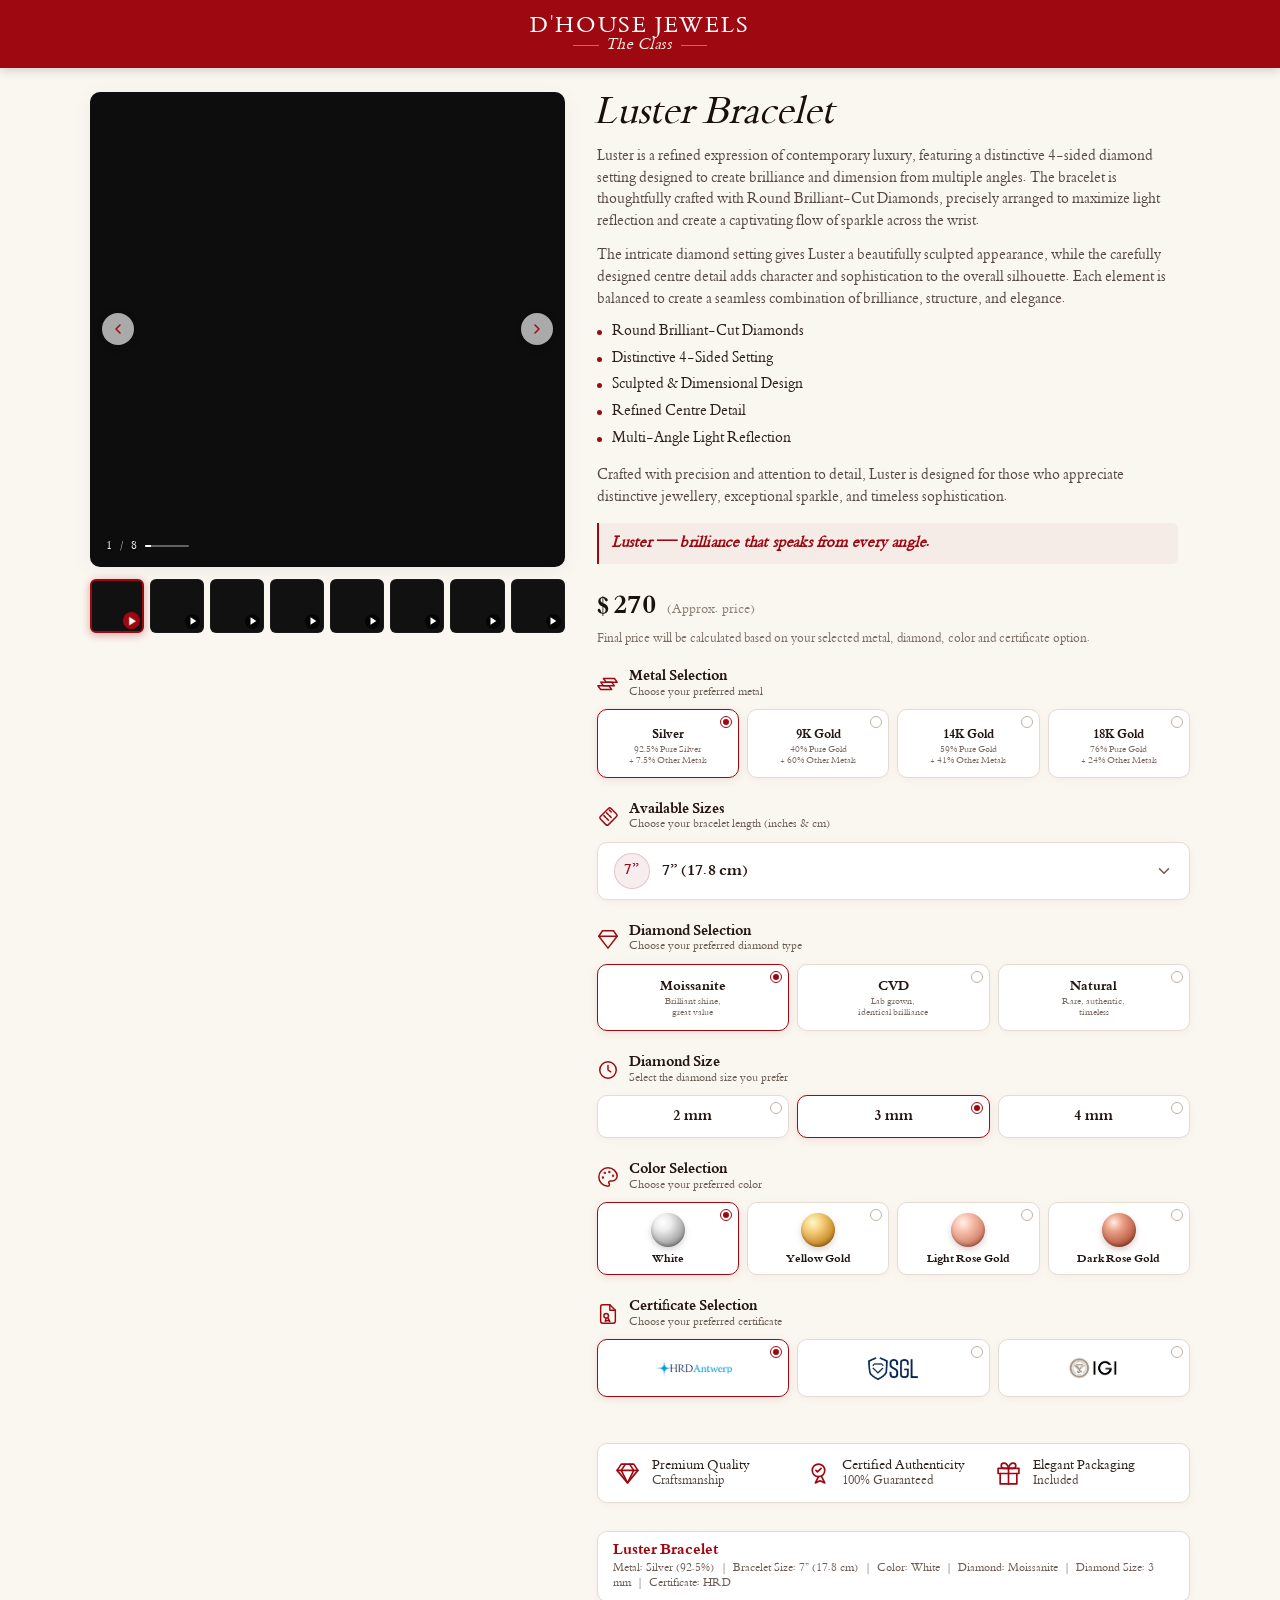
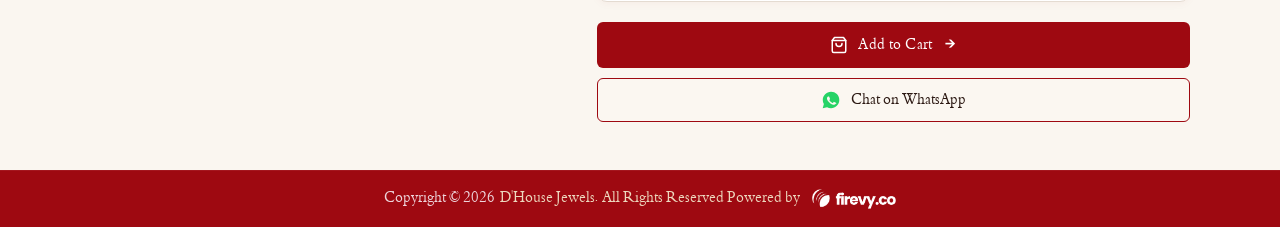
<file: index.html>
<!DOCTYPE html>
<html lang="en">

<head>
  <meta charset="UTF-8">
  <meta name="viewport" content="width=device-width, initial-scale=1.0">
  <title>D'House Jewels - Luster Bracelet</title>
  <meta name="description"
    content="Luster is a refined expression of contemporary luxury, featuring a distinctive 4-sided diamond setting designed to create brilliance and dimension from multiple angles.">

  <!-- Google Fonts -->
  <link rel="preconnect" href="https://fonts.googleapis.com">
  <link rel="preconnect" href="https://fonts.gstatic.com" crossorigin>
  <link
    href="https://fonts.googleapis.com/css2?family=Alex+Brush&family=Cinzel:wght@400;500;600;700&family=Cormorant+Garamond:ital,wght@0,400;0,500;0,600;0,700;1,400;1,500;1,600;1,700&family=Montserrat:wght@300;400;500;600;700&family=Outfit:wght@300;400;500;600;700&display=swap"
    rel="stylesheet">

  <!-- Stylesheet -->
  <link rel="stylesheet" href="style.css">
</head>

<body>

  <!-- Top Navigation Header -->
  <header class="site-header">
    <div class="header-container">
      <!-- Brand Logo -->
      <a href="#" class="brand-logo-wrap">
        <div class="brand-text-wrap">
          <span class="brand-title">D'HOUSE JEWELS</span>
          <div class="brand-sub">
            <span class="sub-line"></span>
            <span class="sub-text">The Class</span>
            <span class="sub-line"></span>
          </div>
        </div>
      </a>
    </div>
  </header>

  <!-- Main Product Showcase -->
  <main class="product-page">
    <div class="product-container">

      <!-- LEFT COLUMN: Gallery & Value Badges -->
      <section class="gallery-column">
        <!-- Main Video Display Container -->
        <div class="main-slider-card">
          <video id="mainDisplayVideo" class="main-product-video" src="https://palakbhalodiya005.github.io/d-house-video/M1.mp4" autoplay muted loop playsinline preload="auto"></video>

          <!-- Navigation Arrow Left -->
          <button class="slider-arrow arrow-left" id="prevSlideBtn" aria-label="Previous video">
            <svg viewBox="0 0 24 24" width="16" height="16" stroke="currentColor" stroke-width="2.2" fill="none"
              stroke-linecap="round" stroke-linejoin="round">
              <polyline points="15 18 9 12 15 6"></polyline>
            </svg>
          </button>

          <!-- Navigation Arrow Right -->
          <button class="slider-arrow arrow-right" id="nextSlideBtn" aria-label="Next video">
            <svg viewBox="0 0 24 24" width="16" height="16" stroke="currentColor" stroke-width="2.2" fill="none"
              stroke-linecap="round" stroke-linejoin="round">
              <polyline points="9 18 15 12 9 6"></polyline>
            </svg>
          </button>

          <!-- Slide Counter Badge -->
          <div class="slide-indicator">
            <span id="currentSlideNum">1</span>/<span id="totalSlidesNum">8</span>
            <div class="indicator-bar">
              <div class="indicator-fill" id="indicatorFill"></div>
            </div>
          </div>
        </div>

        <!-- Thumbnails Row (M1 to M8 Video Showcase) -->
        <div class="thumbnail-strip" id="thumbnailStrip">
          <button class="thumb-item active" data-index="0" aria-label="Video 1">
            <video class="thumb-video" src="https://palakbhalodiya005.github.io/d-house-video/M1.mp4#t=0.1" muted preload="metadata" playsinline></video>
            <span class="video-play-badge">
              <svg viewBox="0 0 24 24" width="10" height="10" fill="currentColor">
                <polygon points="6 3 20 12 6 21 6 3"></polygon>
              </svg>
            </span>
          </button>
          <button class="thumb-item" data-index="1" aria-label="Video 2">
            <video class="thumb-video" src="https://palakbhalodiya005.github.io/d-house-video/M2.mp4#t=0.1" muted preload="metadata" playsinline></video>
            <span class="video-play-badge">
              <svg viewBox="0 0 24 24" width="10" height="10" fill="currentColor">
                <polygon points="6 3 20 12 6 21 6 3"></polygon>
              </svg>
            </span>
          </button>
          <button class="thumb-item" data-index="2" aria-label="Video 3">
            <video class="thumb-video" src="https://palakbhalodiya005.github.io/d-house-video/M3.mp4#t=0.1" muted preload="metadata" playsinline></video>
            <span class="video-play-badge">
              <svg viewBox="0 0 24 24" width="10" height="10" fill="currentColor">
                <polygon points="6 3 20 12 6 21 6 3"></polygon>
              </svg>
            </span>
          </button>
          <button class="thumb-item" data-index="3" aria-label="Video 4">
            <video class="thumb-video" src="https://palakbhalodiya005.github.io/d-house-video/M4.mp4#t=0.1" muted preload="metadata" playsinline></video>
            <span class="video-play-badge">
              <svg viewBox="0 0 24 24" width="10" height="10" fill="currentColor">
                <polygon points="6 3 20 12 6 21 6 3"></polygon>
              </svg>
            </span>
          </button>
          <button class="thumb-item" data-index="4" aria-label="Video 5">
            <video class="thumb-video" src="https://palakbhalodiya005.github.io/d-house-video/M5.mp4#t=0.1" muted preload="metadata" playsinline></video>
            <span class="video-play-badge">
              <svg viewBox="0 0 24 24" width="10" height="10" fill="currentColor">
                <polygon points="6 3 20 12 6 21 6 3"></polygon>
              </svg>
            </span>
          </button>
          <button class="thumb-item" data-index="5" aria-label="Video 6">
            <video class="thumb-video" src="https://palakbhalodiya005.github.io/d-house-video/M6.mp4#t=0.1" muted preload="metadata" playsinline></video>
            <span class="video-play-badge">
              <svg viewBox="0 0 24 24" width="10" height="10" fill="currentColor">
                <polygon points="6 3 20 12 6 21 6 3"></polygon>
              </svg>
            </span>
          </button>
          <button class="thumb-item" data-index="6" aria-label="Video 7">
            <video class="thumb-video" src="https://palakbhalodiya005.github.io/d-house-video/M7.mp4#t=0.1" muted preload="metadata" playsinline></video>
            <span class="video-play-badge">
              <svg viewBox="0 0 24 24" width="10" height="10" fill="currentColor">
                <polygon points="6 3 20 12 6 21 6 3"></polygon>
              </svg>
            </span>
          </button>
          <button class="thumb-item" data-index="7" aria-label="Video 8">
            <video class="thumb-video" src="https://palakbhalodiya005.github.io/d-house-video/M8.mp4#t=0.1" muted preload="metadata" playsinline></video>
            <span class="video-play-badge">
              <svg viewBox="0 0 24 24" width="10" height="10" fill="currentColor">
                <polygon points="6 3 20 12 6 21 6 3"></polygon>
              </svg>
            </span>
          </button>
        </div>

      </section>

      <!-- RIGHT COLUMN: Product Information & Customizer -->
      <section class="details-column">
        <!-- Product Title -->
        <h1 class="product-title">Luster Bracelet</h1>

        <!-- Product Description -->
        <div class="product-description">
          <p>
            Luster is a refined expression of contemporary luxury, featuring a distinctive 4-sided diamond setting
            designed to create brilliance and dimension from multiple angles. The bracelet is thoughtfully crafted with
            Round Brilliant-Cut Diamonds, precisely arranged to maximize light reflection and create a captivating flow
            of sparkle across the wrist.
          </p>
          <p>
            The intricate diamond setting gives Luster a beautifully sculpted appearance, while the carefully designed
            centre detail adds character and sophistication to the overall silhouette. Each element is balanced to
            create a seamless combination of brilliance, structure, and elegance.
          </p>
          <ul class="description-highlights">
            <li>Round Brilliant-Cut Diamonds</li>
            <li>Distinctive 4-Sided Setting</li>
            <li>Sculpted &amp; Dimensional Design</li>
            <li>Refined Centre Detail</li>
            <li>Multi-Angle Light Reflection</li>
          </ul>
          <p>
            Crafted with precision and attention to detail, Luster is designed for those who appreciate distinctive
            jewellery, exceptional sparkle, and timeless sophistication.
          </p>
          <p class="description-tagline">
            Luster — brilliance that speaks from every angle.
          </p>
        </div>

        <!-- Pricing Block -->
        <div class="price-section">
          <div class="price-row">
            <span class="currency-symbol">$</span>
            <span class="main-price" id="priceDisplay">270</span>
            <span class="approx-tag">(Approx. price)</span>
          </div>
          <p class="price-disclaimer">
            Final price will be calculated based on your selected metal, diamond, color and certificate option.
          </p>
        </div>

        <!-- SECTION 1: Metal Selection -->
        <div class="option-group" id="metalGroup">
          <div class="option-header">
            <div class="option-header-icon">
              <!-- Ingot/Bullion stack icon -->
              <svg viewBox="0 0 24 24" width="22" height="22" stroke="#9E0911" stroke-width="1.6" fill="none"
                stroke-linecap="round" stroke-linejoin="round">
                <path d="M4 10h12l3 4H7l-3-4z"></path>
                <path d="M7 6h12l3 4H10L7 6z"></path>
                <path d="M1 14h12l3 4H4l-3-4z"></path>
              </svg>
            </div>
            <div class="option-header-title">
              <h3>Metal Selection</h3>
              <p>Choose your preferred metal</p>
            </div>
          </div>

          <div class="metal-selection-wrapper">
            <!-- Metal Spheres Grid (Selectable) -->
            <div class="cards-grid grid-4-cols" id="metalSpheresGrid">
              <!-- Silver -->
              <button class="choice-card active" data-type="metal" data-value="Silver"
                data-purity="92.5%" data-price="260" aria-selected="true">
                <span class="radio-indicator"></span>
                <span class="card-title">Silver</span>
                <div class="card-detail">
                  <span>92.5% Pure Silver</span>
                  <span>+ 7.5% Other Metals</span>
                </div>
              </button>

              <!-- 9K Gold -->
              <button class="choice-card" data-type="metal" data-value="9K Gold" data-purity="40%"
                data-price="480" aria-selected="false">
                <span class="radio-indicator"></span>
                <span class="card-title">9K Gold</span>
                <div class="card-detail">
                  <span>40% Pure Gold</span>
                  <span>+ 60% Other Metals</span>
                </div>
              </button>

              <!-- 14K Gold -->
              <button class="choice-card" data-type="metal" data-value="14K Gold" data-purity="59%"
                data-price="750" aria-selected="false">
                <span class="radio-indicator"></span>
                <span class="card-title">14K Gold</span>
                <div class="card-detail">
                  <span>59% Pure Gold</span>
                  <span>+ 41% Other Metals</span>
                </div>
              </button>

              <!-- 18K Gold -->
              <button class="choice-card" data-type="metal" data-value="18K Gold" data-purity="76%"
                data-price="990" aria-selected="false">
                <span class="radio-indicator"></span>
                <span class="card-title">18K Gold</span>
                <div class="card-detail">
                  <span>76% Pure Gold</span>
                  <span>+ 24% Other Metals</span>
                </div>
              </button>
            </div>
          </div>
        </div>

        <!-- SECTION 2: Available Sizes (Bracelet Size) -->
        <div class="option-group" id="braceletSizeGroup">
          <div class="option-header">
            <div class="option-header-icon">
              <!-- Ruler / Measuring tape icon -->
              <svg viewBox="0 0 24 24" width="22" height="22" stroke="#9E0911" stroke-width="1.6" fill="none"
                stroke-linecap="round" stroke-linejoin="round">
                <path
                  d="M21.3 8.7l-6-6a2 2 0 0 0-2.8 0L3.7 11.5a2 2 0 0 0 0 2.8l6 6a2 2 0 0 0 2.8 0l8.8-8.8a2 2 0 0 0 0-2.8z">
                </path>
                <path d="M7.5 10.5l2 2"></path>
                <path d="M10.5 7.5l2 2"></path>
                <path d="M13.5 4.5l2 2"></path>
                <path d="M10.5 13.5l2 2"></path>
                <path d="M13.5 10.5l2 2"></path>
              </svg>
            </div>
            <div class="option-header-title">
              <h3>Available Sizes</h3>
              <p>Choose your bracelet length (inches &amp; cm)</p>
            </div>
          </div>

          <!-- Luxury Custom Dropdown Container -->
          <div class="luxury-dropdown-container" id="braceletSizeDropdown">
            <button type="button" class="luxury-dropdown-trigger" id="sizeDropdownTrigger" aria-haspopup="listbox" aria-expanded="false" aria-controls="sizeDropdownMenu">
              <div class="trigger-selected-wrap">
                <span class="trigger-size-badge" id="triggerSizeBadge">7”</span>
                <span class="trigger-main-text" id="triggerSelectedText">7” (17.8 cm)</span>
              </div>
              <svg class="dropdown-chevron-icon" viewBox="0 0 24 24" width="18" height="18" stroke="currentColor" stroke-width="2" fill="none" stroke-linecap="round" stroke-linejoin="round">
                <polyline points="6 9 12 15 18 9"></polyline>
              </svg>
            </button>

            <!-- Dropdown Menu / Listbox -->
            <div class="luxury-dropdown-menu" id="sizeDropdownMenu" role="listbox" aria-label="Available Sizes">
              <div class="luxury-dropdown-item" data-value="5” (12.7 cm)" data-size="5”" data-addprice="0" role="option" aria-selected="false">
                <span class="dropdown-radio"></span>
                <span class="item-size-val">5” <span class="item-cm-val">(12.7 cm)</span></span>
              </div>

              <div class="luxury-dropdown-item" data-value="5.5” (14 cm)" data-size="5.5”" data-addprice="0" role="option" aria-selected="false">
                <span class="dropdown-radio"></span>
                <span class="item-size-val">5.5” <span class="item-cm-val">(14 cm)</span></span>
              </div>

              <div class="luxury-dropdown-item" data-value="6” (15.2 cm)" data-size="6”" data-addprice="0" role="option" aria-selected="false">
                <span class="dropdown-radio"></span>
                <span class="item-size-val">6” <span class="item-cm-val">(15.2 cm)</span></span>
              </div>

              <div class="luxury-dropdown-item" data-value="6.5” (16.5 cm)" data-size="6.5”" data-addprice="0" role="option" aria-selected="false">
                <span class="dropdown-radio"></span>
                <span class="item-size-val">6.5” <span class="item-cm-val">(16.5 cm)</span></span>
              </div>

              <div class="luxury-dropdown-item active" data-value="7” (17.8 cm)" data-size="7”" data-addprice="0" role="option" aria-selected="true">
                <span class="dropdown-radio"></span>
                <span class="item-size-val">7” <span class="item-cm-val">(17.8 cm)</span></span>
              </div>

              <div class="luxury-dropdown-item" data-value="7.5” (19.1 cm)" data-size="7.5”" data-addprice="0" role="option" aria-selected="false">
                <span class="dropdown-radio"></span>
                <span class="item-size-val">7.5” <span class="item-cm-val">(19.1 cm)</span></span>
              </div>

              <div class="luxury-dropdown-item" data-value="8” (20.3 cm)" data-size="8”" data-addprice="0" role="option" aria-selected="false">
                <span class="dropdown-radio"></span>
                <span class="item-size-val">8” <span class="item-cm-val">(20.3 cm)</span></span>
              </div>

              <div class="luxury-dropdown-item" data-value="8.5” (21.6 cm)" data-size="8.5”" data-addprice="0" role="option" aria-selected="false">
                <span class="dropdown-radio"></span>
                <span class="item-size-val">8.5” <span class="item-cm-val">(21.6 cm)</span></span>
              </div>

              <div class="luxury-dropdown-item" data-value="9” (22.9 cm)" data-size="9”" data-addprice="0" role="option" aria-selected="false">
                <span class="dropdown-radio"></span>
                <span class="item-size-val">9” <span class="item-cm-val">(22.9 cm)</span></span>
              </div>

              <div class="luxury-dropdown-item" data-value="9.5” (24.1 cm)" data-size="9.5”" data-addprice="0" role="option" aria-selected="false">
                <span class="dropdown-radio"></span>
                <span class="item-size-val">9.5” <span class="item-cm-val">(24.1 cm)</span></span>
              </div>

              <div class="luxury-dropdown-item" data-value="10” (25.4 cm)" data-size="10”" data-addprice="0" role="option" aria-selected="false">
                <span class="dropdown-radio"></span>
                <span class="item-size-val">10” <span class="item-cm-val">(25.4 cm)</span></span>
              </div>

              <div class="luxury-dropdown-item" data-value="10.5” (26.7 cm)" data-size="10.5”" data-addprice="0" role="option" aria-selected="false">
                <span class="dropdown-radio"></span>
                <span class="item-size-val">10.5” <span class="item-cm-val">(26.7 cm)</span></span>
              </div>
            </div>
          </div>
        </div>

        <!-- SECTION 3: Diamond Selection -->
        <div class="option-group" id="diamondGroup">
          <div class="option-header">
            <div class="option-header-icon">
              <!-- Diamond outline icon -->
              <svg viewBox="0 0 24 24" width="22" height="22" stroke="#9E0911" stroke-width="1.6" fill="none"
                stroke-linecap="round" stroke-linejoin="round">
                <polygon points="6 3 18 3 22 9 12 22 2 9 6 3"></polygon>
                <line x1="2" y1="9" x2="22" y2="9"></line>
              </svg>
            </div>
            <div class="option-header-title">
              <h3>Diamond Selection</h3>
              <p>Choose your preferred diamond type</p>
            </div>
          </div>

          <div class="cards-grid grid-3-cols" id="diamondGrid">
            <!-- Moissanite -->
            <button class="choice-card active" data-type="diamond" data-value="Moissanite" data-addprice="0"
              aria-selected="true">
              <span class="radio-indicator"></span>
              <span class="card-title">Moissanite</span>
              <div class="card-detail">
                <span>Brilliant shine,</span>
                <span>great value</span>
              </div>
            </button>

            <!-- CVD -->
            <button class="choice-card" data-type="diamond" data-value="CVD" data-addprice="1210" aria-selected="false">
              <span class="radio-indicator"></span>
              <span class="card-title">CVD</span>
              <div class="card-detail">
                <span>Lab grown,</span>
                <span>identical brilliance</span>
              </div>
            </button>

            <!-- Natural -->
            <button class="choice-card" data-type="diamond" data-value="Natural" data-addprice="6710"
              aria-selected="false">
              <span class="radio-indicator"></span>
              <span class="card-title">Natural</span>
              <div class="card-detail">
                <span>Rare, authentic,</span>
                <span>timeless</span>
              </div>
            </button>
          </div>
        </div>

        <!-- SECTION 3: Diamond Size -->
        <div class="option-group" id="sizeGroup">
          <div class="option-header">
            <div class="option-header-icon">
              <!-- Caliper / Gauge / Circle icon -->
              <svg viewBox="0 0 24 24" width="22" height="22" stroke="#9E0911" stroke-width="1.6" fill="none"
                stroke-linecap="round" stroke-linejoin="round">
                <circle cx="12" cy="12" r="9"></circle>
                <polyline points="12 7 12 12 15 14"></polyline>
              </svg>
            </div>
            <div class="option-header-title">
              <h3>Diamond Size</h3>
              <p>Select the diamond size you prefer</p>
            </div>
          </div>

          <div class="cards-grid grid-3-cols" id="sizeGrid">
            <!-- 2 mm -->
            <button class="choice-card size-card" data-type="size" data-value="2 mm" data-addprice="-10"
              aria-selected="false">
              <span class="radio-indicator"></span>
              <span class="size-title">2 mm</span>
            </button>

            <!-- 3 mm -->
            <button class="choice-card size-card active" data-type="size" data-value="3 mm" data-addprice="0"
              aria-selected="true">
              <span class="radio-indicator"></span>
              <span class="size-title">3 mm</span>
            </button>

            <!-- 4 mm -->
            <button class="choice-card size-card" data-type="size" data-value="4 mm" data-addprice="10"
              aria-selected="false">
              <span class="radio-indicator"></span>
              <span class="size-title">4 mm</span>
            </button>
          </div>
        </div>

        <!-- SECTION 4: Color Selection -->
        <div class="option-group" id="colorGroup">
          <div class="option-header">
            <div class="option-header-icon">
              <!-- Artist Palette Icon -->
              <svg viewBox="0 0 24 24" width="22" height="22" stroke="#9E0911" stroke-width="1.6" fill="none"
                stroke-linecap="round" stroke-linejoin="round">
                <circle cx="13.5" cy="6.5" r=".5" fill="#9E0911"></circle>
                <circle cx="17.5" cy="10.5" r=".5" fill="#9E0911"></circle>
                <circle cx="8.5" cy="7.5" r=".5" fill="#9E0911"></circle>
                <circle cx="6.5" cy="12.5" r=".5" fill="#9E0911"></circle>
                <path
                  d="M12 2C6.5 2 2 6.5 2 12s4.5 10 10 10c.926 0 1.648-.746 1.648-1.688 0-.437-.18-.835-.437-1.125-.29-.289-.438-.652-.438-1.125a1.64 1.64 0 0 1 1.668-1.668h1.996c3.051 0 5.555-2.503 5.555-5.554C21.992 6.512 17.48 2 12 2z">
                </path>
              </svg>
            </div>
            <div class="option-header-title">
              <h3>Color Selection</h3>
              <p>Choose your preferred color</p>
            </div>
          </div>

          <div class="cards-grid grid-4-cols" id="colorGrid">
            <!-- White -->
            <button class="choice-card color-card active" data-type="color" data-value="White" aria-selected="true">
              <span class="radio-indicator"></span>
              <div class="sphere-icon sphere-silver"></div>
              <span class="color-title">White</span>
            </button>

            <!-- Yellow Gold -->
            <button class="choice-card color-card" data-type="color" data-value="Yellow Gold" aria-selected="false">
              <span class="radio-indicator"></span>
              <div class="sphere-icon sphere-gold-yellow"></div>
              <span class="color-title">Yellow Gold</span>
            </button>

            <!-- Light Rose Gold -->
            <button class="choice-card color-card" data-type="color" data-value="Light Rose Gold" aria-selected="false">
              <span class="radio-indicator"></span>
              <div class="sphere-icon sphere-gold-14k"></div>
              <span class="color-title">Light Rose Gold</span>
            </button>

            <!-- Dark Rose Gold -->
            <button class="choice-card color-card" data-type="color" data-value="Dark Rose Gold" aria-selected="false">
              <span class="radio-indicator"></span>
              <div class="sphere-icon sphere-gold-18k"></div>
              <span class="color-title">Dark Rose Gold</span>
            </button>
          </div>
        </div>

        <!-- SECTION 5: Certificate Selection -->
        <div class="option-group" id="certGroup">
          <div class="option-header">
            <div class="option-header-icon">
              <!-- Certificate document with ribbon seal -->
              <svg viewBox="0 0 24 24" width="22" height="22" stroke="#9E0911" stroke-width="1.6" fill="none"
                stroke-linecap="round" stroke-linejoin="round">
                <path d="M14 2H6a2 2 0 0 0-2 2v16a2 2 0 0 0 2 2h12a2 2 0 0 0 2-2V8z"></path>
                <polyline points="14 2 14 8 20 8"></polyline>
                <circle cx="10" cy="14" r="2.5"></circle>
                <path d="M12 16.5l2 3.5-2.5-1-2.5 1 1-3.5"></path>
              </svg>
            </div>
            <div class="option-header-title">
              <h3>Certificate Selection</h3>
              <p>Choose your preferred certificate</p>
            </div>
          </div>

          <div class="cards-grid grid-3-cols" id="certGrid">
            <!-- HRD Antwerp -->
            <button class="choice-card cert-card active" data-type="certificate" data-value="HRD"
              data-certname="HRD Antwerp" aria-selected="true">
              <span class="radio-indicator"></span>
              <div class="cert-logo-container">
                <img src="images/hrd.png" class="cert-logo-img hrd-logo-img" alt="HRD Antwerp Logo">
              </div>
            </button>

            <!-- SGL -->
            <button class="choice-card cert-card" data-type="certificate" data-value="SGL" data-certname="SGL"
              aria-selected="false">
              <span class="radio-indicator"></span>
              <div class="cert-logo-container">
                <img src="images/sgl.png" class="cert-logo-img sgl-logo-img" alt="SGL Logo">
              </div>
            </button>

            <!-- IGI -->
            <button class="choice-card cert-card" data-type="certificate" data-value="IGI" data-certname="IGI"
              aria-selected="false">
              <span class="radio-indicator"></span>
              <div class="cert-logo-container">
                <img src="images/igi.webp" class="cert-logo-img" alt="IGI Logo">
              </div>
            </button>
          </div>
        </div>

        <!-- Product Trust & Assurance Features (After Certificate Selection) -->
        <div class="product-features-row">
          <!-- Feature 1: Premium Quality Craftsmanship -->
          <div class="product-feature-item">
            <div class="feature-icon-wrap">
              <svg viewBox="0 0 24 24" width="28" height="28" stroke="#9E0911" stroke-width="1.6" fill="none"
                stroke-linecap="round" stroke-linejoin="round">
                <path d="M6 3h12l4 6-10 12L2 9z"></path>
                <path d="M10 3L6 9l6 12 6-12-4-6"></path>
                <path d="M2 9h20"></path>
              </svg>
            </div>
            <div class="feature-text-wrap">
              <span class="feature-title">Premium Quality</span>
              <span class="feature-sub">Craftsmanship</span>
            </div>
          </div>

          <!-- Feature 2: Certified Authenticity -->
          <div class="product-feature-item">
            <div class="feature-icon-wrap">
              <svg viewBox="0 0 24 24" width="28" height="28" stroke="#9E0911" stroke-width="1.6" fill="none"
                stroke-linecap="round" stroke-linejoin="round">
                <circle cx="12" cy="9" r="6"></circle>
                <path d="M12 15l-3 6 4.5-2 4.5 2-3-6"></path>
                <polyline points="9.5 9 11 10.5 14.5 7"></polyline>
              </svg>
            </div>
            <div class="feature-text-wrap">
              <span class="feature-title">Certified Authenticity</span>
              <span class="feature-sub">100% Guaranteed</span>
            </div>
          </div>

          <!-- Feature 3: Elegant Packaging -->
          <div class="product-feature-item">
            <div class="feature-icon-wrap">
              <svg viewBox="0 0 24 24" width="28" height="28" stroke="#9E0911" stroke-width="1.6" fill="none"
                stroke-linecap="round" stroke-linejoin="round">
                <polyline points="20 12 20 22 4 22 4 12"></polyline>
                <rect x="2" y="7" width="20" height="5"></rect>
                <line x1="12" y1="22" x2="12" y2="7"></line>
                <path d="M12 7H7.5a2.5 2.5 0 0 1 0-5C11 2 12 7 12 7z"></path>
                <path d="M12 7h4.5a2.5 2.5 0 0 0 0-5C13 2 12 7 12 7z"></path>
              </svg>
            </div>
            <div class="feature-text-wrap">
              <span class="feature-title">Elegant Packaging</span>
              <span class="feature-sub">Included</span>
            </div>
          </div>
        </div>

        <!-- Sticky / Inline Configuration Summary Pill -->
        <div class="selected-spec-pill" id="selectedSpecPill">
          <div class="spec-info">
            <h4 class="spec-title">Luster Bracelet</h4>
            <p class="spec-summary" id="specSummaryText">
              Metal: Silver (92.5%) &nbsp;|&nbsp; Bracelet Size: 7” (17.8 cm) &nbsp;|&nbsp; Color: White &nbsp;|&nbsp;
              Diamond: Moissanite &nbsp;|&nbsp; Diamond Size: 3 mm &nbsp;|&nbsp; Certificate: HRD
            </p>
          </div>
        </div>

        <!-- Action Call-To-Action Buttons -->
        <div class="cta-actions">
          <!-- Add to Cart Button -->
          <button class="primary-btn add-to-cart-btn" id="addToCartBtn">
            <svg viewBox="0 0 24 24" width="18" height="18" stroke="currentColor" stroke-width="2" fill="none"
              stroke-linecap="round" stroke-linejoin="round">
              <path d="M6 2L3 6v14a2 2 0 0 0 2 2h14a2 2 0 0 0 2-2V6l-3-4z"></path>
              <line x1="3" y1="6" x2="21" y2="6"></line>
              <path d="M16 10a4 4 0 0 1-8 0"></path>
            </svg>
            <span>Add to Cart</span>
            <span class="btn-arrow">&rarr;</span>
          </button>

          <!-- Chat on WhatsApp Button -->
          <button class="secondary-btn whatsapp-btn" id="whatsappBtn">
            <!-- WhatsApp Icon -->
            <svg viewBox="0 0 24 24" width="20" height="20" fill="#25D366">
              <path
                d="M12.04 2c-5.46 0-9.91 4.45-9.91 9.91 0 1.75.46 3.45 1.32 4.95L2.05 22l5.25-1.38c1.45.79 3.08 1.21 4.74 1.21 5.46 0 9.91-4.45 9.91-9.91 0-2.65-1.03-5.14-2.9-7.01A9.816 9.816 0 0 0 12.04 2zm5.8 14.17c-.24.68-1.2 1.34-1.89 1.48-.48.1-1.09.18-3.17-.68-2.67-1.1-4.41-3.79-4.54-3.97-.13-.18-1.08-1.44-1.08-2.75 0-1.31.69-1.95.93-2.22.25-.26.54-.33.72-.33.19 0 .37 0 .53.01.17.01.4.06.63.54.23.49.8 1.95.87 2.1.07.14.11.31.02.5-.09.18-.13.3-.27.46-.13.16-.28.36-.4.49-.13.14-.27.29-.12.56.16.27.7 1.15 1.5 1.86 1.03.92 1.9 1.2 2.17 1.34.27.13.43.11.59-.07.16-.18.69-.8.87-1.08.19-.27.37-.23.63-.13.26.09 1.63.77 1.91.91.28.14.47.21.54.33.07.11.07.66-.17 1.34z">
              </path>
            </svg>
            <span>Chat on WhatsApp</span>
          </button>
        </div>

      </section>
    </div>
  </main>

  <!-- Branded Copyright & Agency Credits Strip -->
  <footer class="site-copyright-footer">
    <div class="copyright-container">
      <div class="copyright-text-group">
        <span class="copy-prefix">Copyright <a href="admin.html" class="copyright-admin-link"
            title="Admin Portal">&copy;</a> 2026</span>
        <span class="copy-brand">D'House Jewels. All Rights Reserved Powered by</span>
      </div>
      <a href="https://firevy.co" target="_blank" rel="noopener noreferrer" class="firevy-badge"
        aria-label="Powered by firevy.co">
        <img src="images/firevy_logo_white.png" alt="firevy.co" class="firevy-logo-img">
      </a>
    </div>
  </footer>

  <!-- Notification Toast -->
  <div class="toast-notification" id="toastNotification">
    <div class="toast-content">
      <svg viewBox="0 0 24 24" width="20" height="20" stroke="#25d366" stroke-width="2.5" fill="none"
        stroke-linecap="round" stroke-linejoin="round">
        <polyline points="20 6 9 17 4 12"></polyline>
      </svg>
      <span id="toastMessage">Item added to your shopping bag!</span>
    </div>
  </div>

  <!-- JavaScript File -->
  <script src="script.js?v=3.5"></script>
</body>

</html>
</file>
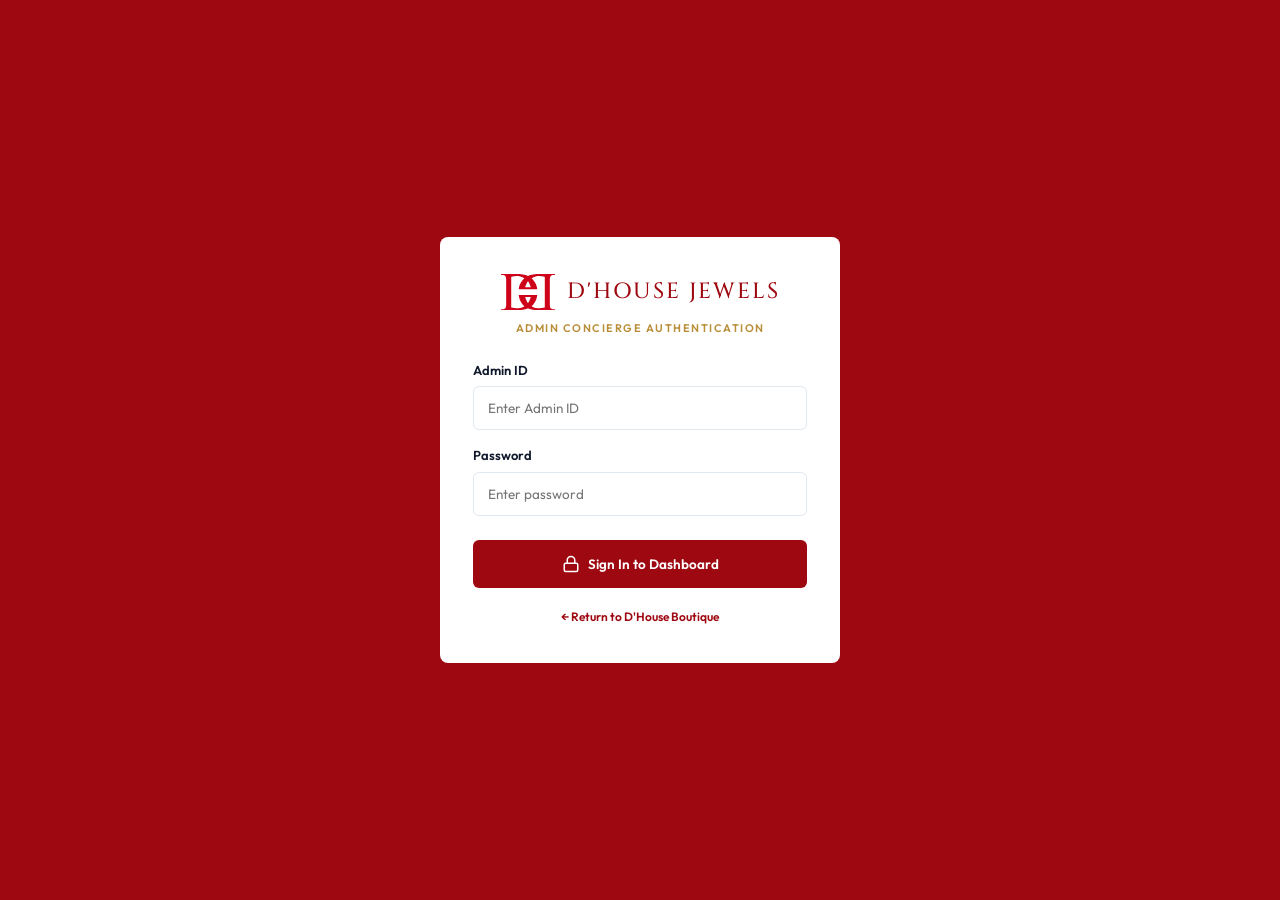
<file: admin/index.html>
<!DOCTYPE html>
<html lang="en">
<head>
  <meta charset="UTF-8">
  <meta http-equiv="refresh" content="0; url=../admin.html">
  <title>Redirecting to Admin Portal...</title>
  <script>
    window.location.replace('../admin.html');
  </script>
</head>
<body style="background: #9E0911; color: #ffffff; font-family: sans-serif; display: flex; align-items: center; justify-content: center; height: 100vh;">
  <p>Opening D'House Jewels Admin Portal... <a href="../admin.html" style="color: #c5a059;">Click here if not redirected</a>.</p>
</body>
</html>
</file>
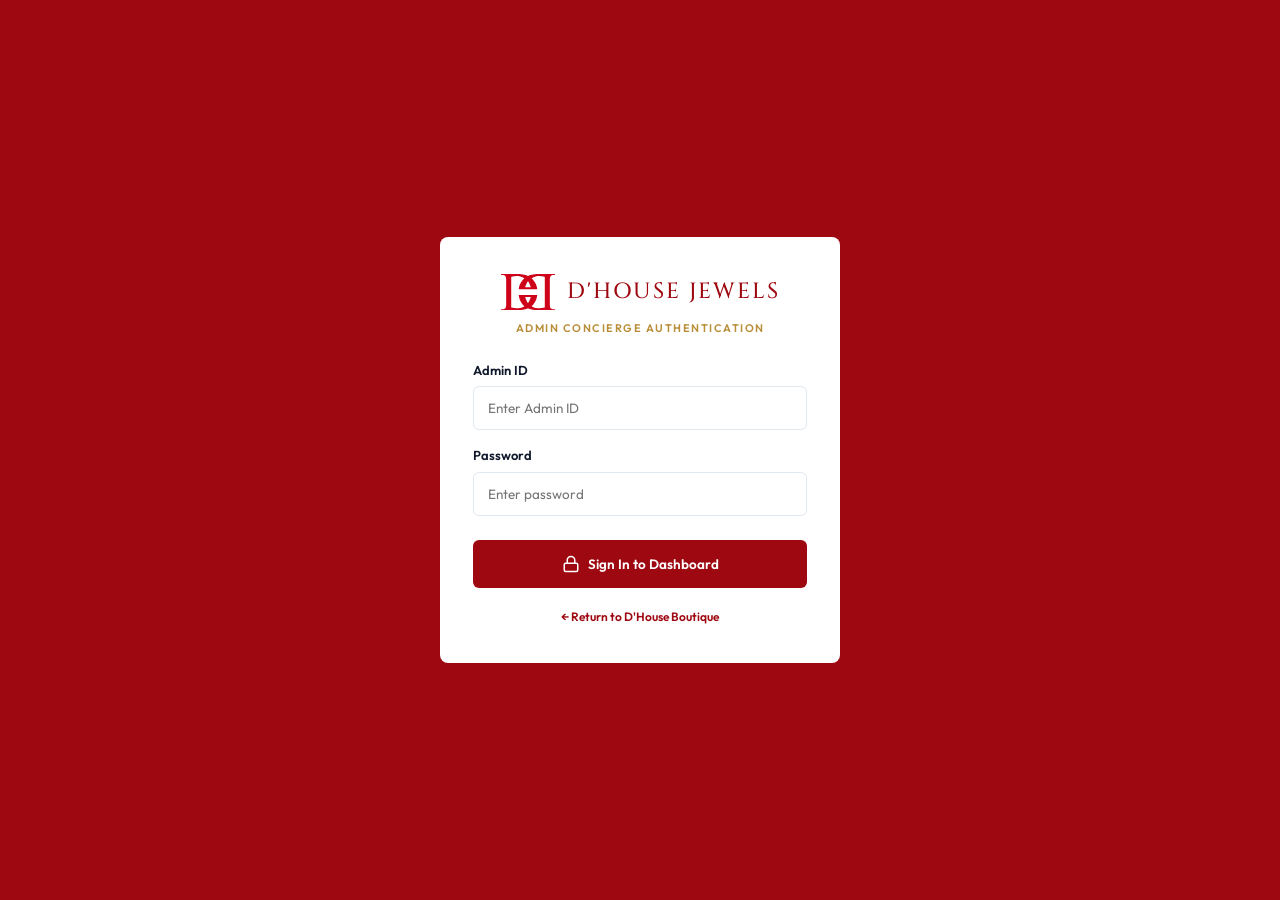
<file: admin.html>
<!DOCTYPE html>
<html lang="en">

<head>
  <meta charset="UTF-8">
  <meta name="viewport" content="width=device-width, initial-scale=1.0">
  <title>Admin Portal | D'House Jewels - THE CLASS</title>
  <meta name="description" content="Administrative order management and payment gateway dashboard for D'House Jewels.">

  <!-- Google Fonts -->
  <link rel="preconnect" href="https://fonts.googleapis.com">
  <link rel="preconnect" href="https://fonts.gstatic.com" crossorigin>
  <link
    href="https://fonts.googleapis.com/css2?family=Alex+Brush&family=Cinzel:wght@400;500;600;700&family=Cormorant+Garamond:ital,wght@0,400;0,500;0,600;0,700;1,400;1,500;1,600;1,700&family=Montserrat:wght@300;400;500;600;700&family=Outfit:wght@300;400;500;600;700&display=swap"
    rel="stylesheet">

  <!-- Stylesheet -->
  <link rel="stylesheet" href="admin.css">
</head>

<body>

  <!-- 1. Admin Authentication Login Screen -->
  <div id="adminLoginView" class="admin-login-wrapper">
    <div class="login-card">
      <div class="login-brand-wrap">
        <img src="images/logo.svg" alt="D'House Jewels Logo" class="login-logo-img">
        <span class="login-brand-title">D'HOUSE JEWELS</span>
      </div>
      <div class="login-sub">Admin Concierge Authentication</div>

      <div class="login-error-alert" id="loginErrorAlert">
        Invalid email or password. Please try again.
      </div>

      <form id="adminLoginForm" class="login-form">
        <div class="form-group">
          <label for="adminEmailInput">Admin ID</label>
          <input type="text" id="adminEmailInput" class="input-field" placeholder="Enter Admin ID" required
            autocomplete="username">
        </div>

        <div class="form-group">
          <label for="adminPasswordInput">Password</label>
          <input type="password" id="adminPasswordInput" class="input-field" placeholder="Enter password" required
            autocomplete="current-password">
        </div>

        <button type="submit" class="btn-primary"
          style="width: 100%; height: 48px; justify-content: center; margin-top: 8px;">
          <svg viewBox="0 0 24 24" width="18" height="18" stroke="currentColor" stroke-width="2" fill="none">
            <rect x="3" y="11" width="18" height="11" rx="2" ry="2"></rect>
            <path d="M7 11V7a5 5 0 0 1 10 0v4"></path>
          </svg>
          <span>Sign In to Dashboard</span>
        </button>
      </form>

      <div class="login-footer-links">
        <a href="index.html">&larr; Return to D'House Boutique</a>
      </div>
    </div>
  </div>

  <!-- 2. Protected Admin Dashboard View -->
  <div id="adminDashboardView" class="admin-app-layout" style="display: none;">

    <!-- Left Luxury Sidebar Navigation -->
    <aside class="admin-sidebar" id="adminSidebar">

      <!-- Sidebar Brand Header -->
      <div class="sidebar-header">
        <a href="index.html" class="sidebar-brand-wrap">
          <img src="images/logo.svg" alt="D'House Jewels Logo" class="sidebar-logo-img">
          <span class="sidebar-brand-title">D'HOUSE JEWELS</span>
        </a>
        <button type="button" class="sidebar-close-btn" id="sidebarCloseBtn" aria-label="Close Sidebar">&times;</button>
      </div>

      <!-- Navigation Menu -->
      <div class="sidebar-body">
        <div class="sidebar-menu-group">
          <span class="sidebar-group-label">OPERATIONS &amp; SALES</span>
          <nav class="sidebar-nav">
            <button type="button" class="sidebar-nav-item tab-btn active" data-tab="tabOrders">
              <svg viewBox="0 0 24 24" width="18" height="18" stroke="currentColor" stroke-width="2" fill="none"
                stroke-linecap="round" stroke-linejoin="round">
                <path d="M14 2H6a2 2 0 0 0-2 2v16a2 2 0 0 0 2 2h12a2 2 0 0 0 2-2V8z"></path>
                <polyline points="14 2 14 8 20 8"></polyline>
                <line x1="16" y1="13" x2="8" y2="13"></line>
                <line x1="16" y1="17" x2="8" y2="17"></line>
                <polyline points="10 9 9 9 8 9"></polyline>
              </svg>
              <span>Orders &amp; Shipments</span>
              <span class="tab-badge" id="tabOrdersBadge">0</span>
            </button>

            <button type="button" class="sidebar-nav-item tab-btn" data-tab="tabPaymentSettings">
              <svg viewBox="0 0 24 24" width="18" height="18" stroke="currentColor" stroke-width="2" fill="none"
                stroke-linecap="round" stroke-linejoin="round">
                <rect x="1" y="4" width="22" height="16" rx="2" ry="2"></rect>
                <line x1="1" y1="10" x2="23" y2="10"></line>
              </svg>
              <span>Payment Gateway</span>
            </button>

            <button type="button" class="sidebar-nav-item tab-btn" data-tab="tabProductSettings">
              <svg viewBox="0 0 24 24" width="18" height="18" stroke="currentColor" stroke-width="2" fill="none"
                stroke-linecap="round" stroke-linejoin="round">
                <polygon points="6 3 18 3 22 9 12 22 2 9 6 3"></polygon>
                <line x1="2" y1="9" x2="22" y2="9"></line>
              </svg>
              <span>Product Edit &amp; Variants</span>
            </button>
          </nav>
        </div>
      </div>

      <!-- Sidebar Footer User Profile -->
      <div class="sidebar-footer">
        <div class="sidebar-profile-card">
          <div class="profile-avatar">DH</div>
          <div class="profile-info">
            <span class="profile-name">Admin Concierge</span>
            <span class="profile-email">admin@firevy.com</span>
          </div>
        </div>
        <button type="button" class="sidebar-logout-btn" id="adminLogoutBtn" title="Sign out of Admin Portal">
          <svg viewBox="0 0 24 24" width="16" height="16" stroke="currentColor" stroke-width="2" fill="none"
            stroke-linecap="round" stroke-linejoin="round">
            <path d="M9 21H5a2 2 0 0 1-2-2V5a2 2 0 0 1 2-2h4"></path>
            <polyline points="16 17 21 12 16 7"></polyline>
            <line x1="21" y1="12" x2="9" y2="12"></line>
          </svg>
          <span>Logout</span>
        </button>
      </div>
    </aside>

    <!-- Mobile Drawer Backdrop -->
    <div class="sidebar-backdrop" id="sidebarBackdrop"></div>

    <!-- Main Workspace Column -->
    <div class="admin-main-wrapper">

      <!-- Top Sticky App Bar -->
      <header class="admin-topbar">
        <div class="topbar-left">
          <button type="button" class="mobile-nav-toggle" id="sidebarToggleBtn" aria-label="Open Sidebar Menu">
            <svg viewBox="0 0 24 24" width="20" height="20" stroke="currentColor" stroke-width="2.2" fill="none"
              stroke-linecap="round" stroke-linejoin="round">
              <line x1="3" y1="12" x2="21" y2="12"></line>
              <line x1="3" y1="6" x2="21" y2="6"></line>
              <line x1="3" y1="18" x2="21" y2="18"></line>
            </svg>
          </button>
          <div class="topbar-title-wrap">
            <h1 class="topbar-page-title">Executive Dashboard</h1>
            <span class="topbar-status-tag">
              <span class="live-dot"></span>
              Live Store Operations
            </span>
          </div>
        </div>

        <div class="topbar-right">
          <a href="checkout.html" class="topbar-btn" target="_blank">
            <svg viewBox="0 0 24 24" width="15" height="15" stroke="currentColor" stroke-width="2" fill="none">
              <rect x="3" y="11" width="18" height="11" rx="2" ry="2"></rect>
              <path d="M7 11V7a5 5 0 0 1 10 0v4"></path>
            </svg>
            <span>Test Checkout</span>
          </a>
          <a href="index.html" class="topbar-btn">
            <svg viewBox="0 0 24 24" width="15" height="15" stroke="currentColor" stroke-width="2" fill="none">
              <path d="M1 12s4-8 11-8 11 8 11 8-4 8-11 8-11-8-11-8z"></path>
              <circle cx="12" cy="12" r="3"></circle>
            </svg>
            <span>View Boutique</span>
          </a>
        </div>
      </header>

      <!-- Main Container -->
      <main class="admin-container">

        <!-- TAB 1: Orders Management -->
        <div class="tab-content active" id="tabOrders">

          <!-- Metrics Cards Strip -->
          <div class="metrics-grid">
            <div class="metric-card">
              <div class="metric-info">
                <h4>Total Revenue</h4>
                <div class="metric-val" id="metricTotalRevenue">$0</div>
              </div>
              <div class="metric-icon" style="background: #fef2f2; color: #9E0911; border-color: #fee2e2;">
                <svg viewBox="0 0 24 24" width="20" height="20" stroke="currentColor" stroke-width="2" fill="none"
                  stroke-linecap="round" stroke-linejoin="round">
                  <line x1="12" y1="1" x2="12" y2="23"></line>
                  <path d="M17 5H9.5a3.5 3.5 0 0 0 0 7h5a3.5 3.5 0 0 1 0 7H6"></path>
                </svg>
              </div>
            </div>

            <div class="metric-card">
              <div class="metric-info">
                <h4>Confirmed</h4>
                <div class="metric-val" id="metricConfirmed" style="color: #059669;">0</div>
              </div>
              <div class="metric-icon" style="background: #ecfdf5; color: #059669; border-color: #a7f3d0;">
                <svg viewBox="0 0 24 24" width="20" height="20" stroke="currentColor" stroke-width="2.2" fill="none"
                  stroke-linecap="round" stroke-linejoin="round">
                  <path d="M22 11.08V12a10 10 0 1 1-5.93-9.14"></path>
                  <polyline points="22 4 12 14.01 9 11.01"></polyline>
                </svg>
              </div>
            </div>

            <div class="metric-card">
              <div class="metric-info">
                <h4>In Crafting</h4>
                <div class="metric-val" id="metricCrafting" style="color: #d97706;">0</div>
              </div>
              <div class="metric-icon" style="background: #fffbeb; color: #d97706; border-color: #fde68a;">
                <svg viewBox="0 0 24 24" width="20" height="20" stroke="currentColor" stroke-width="2" fill="none"
                  stroke-linecap="round" stroke-linejoin="round">
                  <circle cx="12" cy="12" r="10"></circle>
                  <polyline points="12 6 12 12 16 14"></polyline>
                </svg>
              </div>
            </div>

            <div class="metric-card">
              <div class="metric-info">
                <h4>Shipped / Transit</h4>
                <div class="metric-val" id="metricShipped" style="color: #2563eb;">0</div>
              </div>
              <div class="metric-icon" style="background: #eff6ff; color: #2563eb; border-color: #bfdbfe;">
                <svg viewBox="0 0 24 24" width="20" height="20" stroke="currentColor" stroke-width="2" fill="none"
                  stroke-linecap="round" stroke-linejoin="round">
                  <rect x="1" y="3" width="15" height="13"></rect>
                  <polygon points="16 8 20 8 23 11 23 16 16 16 16 8"></polygon>
                  <circle cx="5.5" cy="18.5" r="2.5"></circle>
                  <circle cx="18.5" cy="18.5" r="2.5"></circle>
                </svg>
              </div>
            </div>

            <div class="metric-card">
              <div class="metric-info">
                <h4>Delivered</h4>
                <div class="metric-val" id="metricDelivered" style="color: #16a34a;">0</div>
              </div>
              <div class="metric-icon" style="background: #f0fdf4; color: #16a34a; border-color: #bbf7d0;">
                <svg viewBox="0 0 24 24" width="20" height="20" stroke="currentColor" stroke-width="2" fill="none"
                  stroke-linecap="round" stroke-linejoin="round">
                  <path d="M21 16V8a2 2 0 0 0-1-1.73l-7-4a2 2 0 0 0-2 0l-7 4A2 2 0 0 0 3 8v8a2 2 0 0 0 1 1.73l7 4a2 2 0 0 0 2 0l7-4A2 2 0 0 0 21 16z"></path>
                  <polyline points="3.27 6.96 12 12.01 20.73 6.96"></polyline>
                  <line x1="12" y1="22.08" x2="12" y2="12"></line>
                </svg>
              </div>
            </div>
          </div>

          <!-- Toolbar -->
          <div class="orders-toolbar">
            <div class="search-box">
              <svg viewBox="0 0 24 24" width="16" height="16" stroke="#8e8076" stroke-width="2" fill="none">
                <circle cx="11" cy="11" r="8"></circle>
                <line x1="21" y1="21" x2="16.65" y2="16.65"></line>
              </svg>
              <input type="text" id="orderSearchInput" placeholder="Search by Client, Order ID or City...">
            </div>

            <div class="filter-group">
              <button type="button" class="filter-btn active" data-filter="all">All Orders</button>
              <button type="button" class="filter-btn" data-filter="Confirmed">Confirmed</button>
              <button type="button" class="filter-btn" data-filter="Crafting">In Crafting</button>
              <button type="button" class="filter-btn" data-filter="Shipped">Shipped</button>
              <button type="button" class="filter-btn" data-filter="Delivered">Delivered</button>
              <button type="button" class="filter-btn" data-filter="cod">COD Orders</button>
            </div>

            <div style="display: flex; gap: 8px;">
              <button type="button" class="btn-secondary" id="refreshOrdersBtn"
                style="height: 38px; font-size: 13px; display: inline-flex; align-items: center; gap: 6px;">
                <svg viewBox="0 0 24 24" width="14" height="14" stroke="currentColor" stroke-width="2" fill="none"
                  stroke-linecap="round" stroke-linejoin="round" class="refresh-icon">
                  <polyline points="23 4 23 10 17 10"></polyline>
                  <polyline points="1 20 1 14 7 14"></polyline>
                  <path d="M3.51 9a9 9 0 0 1 14.85-3.36L23 10M1 14l4.64 4.36A9 9 0 0 0 20.49 15"></path>
                </svg>
                <span>Refresh</span>
              </button>
              <button type="button" class="clear-btn" id="clearAllOrdersBtn">Clear All</button>
            </div>
          </div>

          <!-- Orders Table -->
          <div class="orders-table-card">
            <table class="orders-table">
              <thead>
                <tr>
                  <th>Order ID</th>
                  <th>Customer</th>
                  <th>Customized Jewelry</th>
                  <th>Amount</th>
                  <th>Payment</th>
                  <th>Status</th>
                  <th>Actions</th>
                </tr>
              </thead>
              <tbody id="ordersTableBody">
                <!-- Dynamically populated via admin.js -->
              </tbody>
            </table>

            <div class="empty-state" id="emptyOrdersState" style="display: none;">
              <svg viewBox="0 0 24 24" width="48" height="48" stroke="currentColor" stroke-width="1.5" fill="none">
                <path d="M6 2L3 6v14a2 2 0 0 0 2 2h14a2 2 0 0 0 2-2V6l-3-4z"></path>
                <line x1="3" y1="6" x2="21" y2="6"></line>
              </svg>
              <h3>No Orders Found</h3>
              <p>Orders placed on the checkout page will automatically appear here with complete details.</p>
            </div>
          </div>

        </div>

        <!-- TAB 2: Razorpay & Payment Gateway Configuration -->
        <div class="tab-content" id="tabPaymentSettings">
          <div class="config-card">
            <h3 class="card-title">Checkout Payment Options &amp; Gateway Settings</h3>
            <p class="card-desc">Control which payment options appear on the checkout page and configure their direct
              payment links.</p>

            <div class="alert-box" id="configSaveAlert"></div>

            <form id="razorpayLinkForm" class="config-form">

              <!-- 1. Razorpay Secure Online Payment Master -->
              <div class="payment-admin-group">
                <div class="payment-admin-header">
                  <span class="payment-admin-title">
                    <svg viewBox="0 0 24 24" width="18" height="18" stroke="currentColor" stroke-width="2" fill="none">
                      <rect x="1" y="4" width="22" height="16" rx="2" ry="2"></rect>
                      <line x1="1" y1="10" x2="23" y2="10"></line>
                    </svg>
                    1. Razorpay Secure Online Payment
                  </span>
                  <label class="switch" title="Enable/Disable on Checkout">
                    <input type="checkbox" id="toggleRazorpay" checked>
                    <span class="slider"></span>
                  </label>
                </div>
                <div class="form-group" style="margin-top: 6px;">
                  <label for="razorpayLinkInput">Razorpay Payment Page / Link (URL)</label>
                  <input type="url" id="razorpayLinkInput" class="input-field"
                    placeholder="e.g. https://rzp.io/l/YOUR_LINK or https://pages.razorpay.com/pl_XXXXX/view">
                  <span class="hint">Clients completing order with online payment will be directed to this link to
                    pay.</span>
                </div>

                <!-- Nested Quick Buttons inside Razorpay -->
                <div class="nested-payment-options">
                  <div class="nested-header">
                    <svg viewBox="0 0 24 24" width="14" height="14" stroke="currentColor" stroke-width="2" fill="none">
                      <polygon points="13 2 3 14 12 14 11 22 21 10 12 10 13 2"></polygon>
                    </svg>
                    <span>Express Payment Buttons (Shown Inside Razorpay Option)</span>
                  </div>

                  <!-- 1.a. UPI Instant Quick Option -->
                  <div class="nested-item">
                    <div class="payment-admin-header">
                      <span class="payment-admin-title" style="font-size: 13px;">
                        <span
                          style="display: inline-block; width: 8px; height: 8px; border-radius: 50%; background: #5f259f;"></span>
                        "UPI Instant" Quick Button
                      </span>
                      <label class="switch" title="Show/Hide on Checkout">
                        <input type="checkbox" id="toggleUpi" checked>
                        <span class="slider"></span>
                      </label>
                    </div>
                    <div class="form-group" style="margin-top: 2px;">
                      <label for="upiLinkInput" style="font-size: 12px;">UPI ID or Direct UPI Link</label>
                      <input type="text" id="upiLinkInput" class="input-field"
                        placeholder="e.g. dhousejewels@icici or 919898948986@upi">
                      <span class="hint">When clients click "UPI Instant", this handle/link will be used.</span>
                    </div>
                  </div>

                  <!-- 1.b. Paytm / Cards Quick Option -->
                  <div class="nested-item">
                    <div class="payment-admin-header">
                      <span class="payment-admin-title" style="font-size: 13px;">
                        <span
                          style="display: inline-block; width: 8px; height: 8px; border-radius: 50%; background: #002970;"></span>
                        "Paytm / Cards" Quick Button
                      </span>
                      <label class="switch" title="Show/Hide on Checkout">
                        <input type="checkbox" id="togglePaytm" checked>
                        <span class="slider"></span>
                      </label>
                    </div>
                    <div class="form-group" style="margin-top: 2px;">
                      <label for="paytmLinkInput" style="font-size: 12px;">Paytm / Card Payment Link</label>
                      <input type="url" id="paytmLinkInput" class="input-field"
                        placeholder="e.g. https://paytm.me/YOUR_LINK or custom link">
                      <span class="hint">When clients click "Paytm / Cards", this link will be opened directly.</span>
                    </div>
                  </div>
                </div>
              </div>

              <!-- 2. Cash on Delivery -->
              <div class="payment-admin-group">
                <div class="payment-admin-header">
                  <span class="payment-admin-title">
                    <svg viewBox="0 0 30 24" width="18" height="15" stroke="currentColor" stroke-width="1.8" fill="none"
                      stroke-linecap="round" stroke-linejoin="round">
                      <path d="M5 3h20a2 2 0 0 1 2 2v8a2 2 0 0 1-2 2h-1" opacity="0.45"></path>
                      <path d="M3 6h22a2 2 0 0 1 2 2v8a2 2 0 0 1-2 2h-1" opacity="0.75"></path>
                      <rect x="1" y="9" width="24" height="14" rx="2"></rect>
                      <line x1="4.5" y1="12" x2="4.5" y2="20" stroke-width="1" opacity="0.6"></line>
                      <line x1="21.5" y1="12" x2="21.5" y2="20" stroke-width="1" opacity="0.6"></line>
                      <path d="M11 12.5h4.5M11 14.5h4M11 12.5h2a1.4 1.4 0 0 1 0 2.8H11M12.2 15.3L15 19.5"
                        stroke-width="1.5"></path>
                    </svg>
                    2. Cash on Delivery (Pay on Arrival)
                  </span>
                  <label class="switch" title="Enable/Disable on Checkout">
                    <input type="checkbox" id="toggleCod" checked>
                    <span class="slider"></span>
                  </label>
                </div>
                <span class="hint" style="margin-top: -4px;">Turn off if you only want to accept 100% prepaid online
                  orders.</span>
              </div>

              <!-- 3. WhatsApp Business Support & Stylist Concierge Number -->
              <div class="payment-admin-group">
                <div class="payment-admin-header">
                  <span class="payment-admin-title">
                    <svg viewBox="0 0 24 24" width="18" height="18" stroke="#25D366" stroke-width="2" fill="none">
                      <path
                        d="M21 11.5a8.38 8.38 0 0 1-.9 3.8 8.5 8.5 0 0 1-7.6 4.7 8.38 8.38 0 0 1-3.8-.9L3 21l1.9-5.7a8.38 8.38 0 0 1-.9-3.8 8.5 8.5 0 0 1 4.7-7.6 8.38 8.38 0 0 1 3.8-.9h.5a8.48 8.48 0 0 1 8 8v.5z">
                      </path>
                    </svg>
                    3. WhatsApp Concierge &amp; Personal Stylist Number
                  </span>
                </div>
                <div class="form-group" style="margin-top: 6px;">
                  <label for="whatsappNumberInput">Official WhatsApp Number (Include country code, e.g.
                    919898948986)</label>
                  <input type="text" id="whatsappNumberInput" class="input-field" placeholder="e.g. 919898948986"
                    value="919898948986">
                  <span class="hint">Clients clicking "Chat with Personal Stylist" on Checkout or inquiry buttons will
                    connect directly to this WhatsApp number.</span>
                </div>
              </div>

              <!-- Merchant Name -->
              <div class="form-group">
                <label for="merchantNameInput">Merchant / Brand Name</label>
                <input type="text" id="merchantNameInput" class="input-field" value="D'House Jewels - THE CLASS">
                <span class="hint">Appears on receipt and WhatsApp inquiry notifications.</span>
              </div>

              <div class="form-actions-row">
                <button type="submit" class="btn-primary" id="savePaymentSettingsBtn">
                  <svg viewBox="0 0 24 24" width="16" height="16" stroke="currentColor" stroke-width="2" fill="none">
                    <path d="M19 21H5a2 2 0 0 1-2-2V5a2 2 0 0 1 2-2h11l5 5v11a2 2 0 0 1-2 2z"></path>
                    <polyline points="17 21 17 13 7 13 7 21"></polyline>
                    <polyline points="7 3 7 8 15 8"></polyline>
                  </svg>
                  <span>Save Payment Settings</span>
                </button>
              </div>
            </form>
          </div>
        </div>

        <!-- TAB 3: Product Customizer & Dynamic Pricing Manager (Shopify Style) -->
        <div class="tab-content" id="tabProductSettings">
          
          <div class="shopify-variants-wrapper">

            <!-- Alert Notification Box -->
            <div class="alert-box" id="productSaveAlert" style="margin-bottom: 16px;"></div>

            <!-- Header Section -->
            <div class="shopify-section-header">
              <div>
                <h2 class="shopify-header-title">Variants</h2>
                <p class="shopify-header-sub">Manage options, diamond combinations, and inline retail prices</p>
              </div>
              <div style="display: flex; gap: 8px;">
                <button type="button" class="shopify-btn-secondary" id="btnAddVariantTop">
                  <svg viewBox="0 0 24 24" width="14" height="14" stroke="currentColor" stroke-width="2.2" fill="none">
                    <line x1="12" y1="5" x2="12" y2="19"></line>
                    <line x1="5" y1="12" x2="19" y2="12"></line>
                  </svg>
                  <span>Add variant</span>
                </button>
                <button type="button" class="shopify-btn-primary" id="btnSaveVariantsTop">
                  <svg viewBox="0 0 24 24" width="14" height="14" stroke="currentColor" stroke-width="2.2" fill="none">
                    <path d="M19 21H5a2 2 0 0 1-2-2V5a2 2 0 0 1 2-2h11l5 5v11a2 2 0 0 1-2 2z"></path>
                    <polyline points="17 21 17 13 7 13 7 21"></polyline>
                  </svg>
                  <span>Save Changes</span>
                </button>
              </div>
            </div>

            <!-- Card 1: Product Options Box (Color, Age group / Diamond, Size) -->
            <div class="shopify-card shopify-options-card">
              
              <!-- Option 1: Metal Selection -->
              <div class="shopify-option-row">
                <div class="shopify-drag-handle" title="Drag to reorder">
                  <svg viewBox="0 0 24 24" width="16" height="16" fill="currentColor">
                    <circle cx="8.5" cy="6" r="1.5"></circle>
                    <circle cx="15.5" cy="6" r="1.5"></circle>
                    <circle cx="8.5" cy="12" r="1.5"></circle>
                    <circle cx="15.5" cy="12" r="1.5"></circle>
                    <circle cx="8.5" cy="18" r="1.5"></circle>
                    <circle cx="15.5" cy="18" r="1.5"></circle>
                  </svg>
                </div>
                <div class="shopify-option-main">
                  <div class="shopify-option-header">
                    <span class="shopify-option-title">Metal Selection</span>
                    <button type="button" class="shopify-icon-btn" title="Category metadata">
                      <svg viewBox="0 0 24 24" width="16" height="16" stroke="#008060" stroke-width="2" fill="none">
                        <ellipse cx="12" cy="5" rx="9" ry="3"></ellipse>
                        <path d="M21 12c0 1.66-4 3-9 3s-9-1.34-9-3"></path>
                        <path d="M3 5v14c0 1.66 4 3 9 3s9-1.34 9-3V5"></path>
                      </svg>
                    </button>
                  </div>
                  <div class="shopify-pills-list" id="pillsMetalList">
                    <span class="shopify-pill">
                      <span class="color-swatch-box" style="background-color: #d1d5db;"></span>
                      Silver
                    </span>
                    <span class="shopify-pill">
                      <span class="color-swatch-box" style="background-color: #e5a93c;"></span>
                      9K Gold
                    </span>
                    <span class="shopify-pill">
                      <span class="color-swatch-box" style="background-color: #b76e79;"></span>
                      14K Gold
                    </span>
                    <span class="shopify-pill">
                      <span class="color-swatch-box" style="background-color: #b88e38;"></span>
                      18K Gold
                    </span>
                  </div>
                </div>
              </div>

              <!-- Option 2: Diamond Selection -->
              <div class="shopify-option-row">
                <div class="shopify-drag-handle" title="Drag to reorder">
                  <svg viewBox="0 0 24 24" width="16" height="16" fill="currentColor">
                    <circle cx="8.5" cy="6" r="1.5"></circle>
                    <circle cx="15.5" cy="6" r="1.5"></circle>
                    <circle cx="8.5" cy="12" r="1.5"></circle>
                    <circle cx="15.5" cy="12" r="1.5"></circle>
                    <circle cx="8.5" cy="18" r="1.5"></circle>
                    <circle cx="15.5" cy="18" r="1.5"></circle>
                  </svg>
                </div>
                <div class="shopify-option-main">
                  <div class="shopify-option-header">
                    <span class="shopify-option-title">Diamond Selection</span>
                    <button type="button" class="shopify-icon-btn" title="Category metadata">
                      <svg viewBox="0 0 24 24" width="16" height="16" stroke="#008060" stroke-width="2" fill="none">
                        <ellipse cx="12" cy="5" rx="9" ry="3"></ellipse>
                        <path d="M21 12c0 1.66-4 3-9 3s-9-1.34-9-3"></path>
                        <path d="M3 5v14c0 1.66 4 3 9 3s9-1.34 9-3V5"></path>
                      </svg>
                    </button>
                  </div>
                  <div class="shopify-pills-list" id="pillsDiamondList">
                    <span class="shopify-pill">Moissanite</span>
                    <span class="shopify-pill">CVD</span>
                    <span class="shopify-pill">Natural</span>
                  </div>
                </div>
              </div>

              <!-- Option 3: Diamond Size -->
              <div class="shopify-option-row">
                <div class="shopify-drag-handle" title="Drag to reorder">
                  <svg viewBox="0 0 24 24" width="16" height="16" fill="currentColor">
                    <circle cx="8.5" cy="6" r="1.5"></circle>
                    <circle cx="15.5" cy="6" r="1.5"></circle>
                    <circle cx="8.5" cy="12" r="1.5"></circle>
                    <circle cx="15.5" cy="12" r="1.5"></circle>
                    <circle cx="8.5" cy="18" r="1.5"></circle>
                    <circle cx="15.5" cy="18" r="1.5"></circle>
                  </svg>
                </div>
                <div class="shopify-option-main">
                  <div class="shopify-option-header">
                    <span class="shopify-option-title">Diamond Size</span>
                    <button type="button" class="shopify-icon-btn" title="Category metadata">
                      <svg viewBox="0 0 24 24" width="16" height="16" stroke="#008060" stroke-width="2" fill="none">
                        <ellipse cx="12" cy="5" rx="9" ry="3"></ellipse>
                        <path d="M21 12c0 1.66-4 3-9 3s-9-1.34-9-3"></path>
                        <path d="M3 5v14c0 1.66 4 3 9 3s9-1.34 9-3V5"></path>
                      </svg>
                    </button>
                  </div>
                  <div class="shopify-pills-list" id="pillsSizeList">
                    <span class="shopify-pill">2 mm</span>
                    <span class="shopify-pill">3 mm</span>
                    <span class="shopify-pill">4 mm</span>
                  </div>
                </div>
              </div>

              <!-- Add Another Option Link -->
              <div class="shopify-add-option-row">
                <button type="button" class="shopify-add-option-btn" id="btnAddOptionRow">
                  <svg viewBox="0 0 24 24" width="16" height="16" stroke="currentColor" stroke-width="2" fill="none">
                    <circle cx="12" cy="12" r="10"></circle>
                    <line x1="12" y1="8" x2="12" y2="16"></line>
                    <line x1="8" y1="12" x2="16" y2="12"></line>
                  </svg>
                  <span>Add another option</span>
                </button>
              </div>

            </div>

            <!-- Group By Control Strip -->
            <div class="shopify-groupby-strip">
              <div class="shopify-groupby-left">
                <span class="shopify-groupby-label">Group by</span>
                <div class="shopify-groupby-select-wrapper">
                  <select id="shopifyGroupBySelect" class="shopify-groupby-select">
                    <option value="metal">Metal Selection</option>
                    <option value="diamond">Diamond Selection</option>
                    <option value="size">Diamond Size</option>
                  </select>
                  <svg class="select-chevron" viewBox="0 0 24 24" width="14" height="14" stroke="currentColor" stroke-width="2" fill="none">
                    <polyline points="6 9 12 15 18 9"></polyline>
                  </svg>
                </div>
              </div>

              <div class="shopify-groupby-right">
                <button type="button" class="shopify-filter-icon-btn" title="Search variants">
                  <svg viewBox="0 0 24 24" width="16" height="16" stroke="currentColor" stroke-width="2" fill="none">
                    <circle cx="11" cy="11" r="8"></circle>
                    <line x1="21" y1="21" x2="16.65" y2="16.65"></line>
                  </svg>
                </button>
                <button type="button" class="shopify-filter-icon-btn" title="Filter columns">
                  <svg viewBox="0 0 24 24" width="16" height="16" stroke="currentColor" stroke-width="2" fill="none">
                    <line x1="4" y1="6" x2="20" y2="6"></line>
                    <line x1="7" y1="12" x2="17" y2="12"></line>
                    <line x1="10" y1="18" x2="14" y2="18"></line>
                  </svg>
                </button>
              </div>
            </div>

            <!-- Card 2: Variants Matrix Table Card -->
            <div class="shopify-card shopify-table-card">
              
              <table class="shopify-variants-table">
                <thead>
                  <tr>
                    <th style="width: 38px;">
                      <input type="checkbox" class="shopify-checkbox" id="selectAllVariantsCheckbox">
                    </th>
                    <th>Variant</th>
                    <th style="width: 170px;">Price</th>
                    <th style="width: 110px;">Available</th>
                    <th style="width: 110px;">Publishing</th>
                    <th style="width: 44px; text-align: right;">
                      <button type="button" class="shopify-collapse-all-btn" id="btnToggleAllGroups" title="Collapse / Expand All">
                        <svg viewBox="0 0 24 24" width="14" height="14" stroke="currentColor" stroke-width="2" fill="none">
                          <polyline points="18 15 12 9 6 15"></polyline>
                        </svg>
                      </button>
                    </th>
                  </tr>
                </thead>
                <tbody id="shopifyVariantsTableBody">
                  <!-- Dynamically rendered via admin.js from product config -->
                </tbody>
              </table>

            </div>

          </div>

        </div>

      </main>
    </div> <!-- End .admin-main-wrapper -->

    <!-- Complete Order Details Modal -->
    <div class="modal-overlay" id="orderModalOverlay">
      <div class="order-detail-modal">
        <div class="modal-header">
          <div>
            <h3 style="font-family: var(--font-serif); font-size: 20px; color: var(--text-heading);">
              Order Details: <span id="modalDetailOrderId" style="color: var(--primary-burgundy);">#DH-00000</span>
            </h3>
            <span id="modalDetailDate" style="font-size: 12px; color: var(--text-muted);">Timestamp</span>
          </div>
          <button type="button" class="action-icon-btn" id="closeOrderModalBtn"
            style="border: none; font-size: 20px; cursor: pointer;">&times;</button>
        </div>

        <div class="modal-body">
          <!-- Customer Details -->
          <div class="detail-section">
            <h4>Client &amp; Contact Information</h4>
            <div class="detail-grid">
              <div class="detail-row">
                <span class="detail-label">Client Name:</span>
                <span class="detail-value" id="modalDetailCustomer">John Doe</span>
              </div>
              <div class="detail-row">
                <span class="detail-label">Phone Number:</span>
                <span class="detail-value" id="modalDetailPhone">+91 00000 00000</span>
              </div>
              <div class="detail-row" style="grid-column: span 2;">
                <span class="detail-label">Email:</span>
                <span class="detail-value" id="modalDetailEmail">client@example.com</span>
              </div>
              <div class="detail-row" style="grid-column: span 2;">
                <span class="detail-label">Complete Delivery Address:</span>
                <span class="detail-value" id="modalDetailAddress">Address details</span>
              </div>
            </div>
          </div>

          <!-- Jewelry Configuration Details -->
          <div class="detail-section">
            <h4>Bespoke Jewelry Item Ordered</h4>
            <div class="detail-grid">
              <div class="detail-row">
                <span class="detail-label">Product Name:</span>
                <span class="detail-value" id="modalDetailItem">Luster Bracelet x 1</span>
              </div>
              <div class="detail-row">
                <span class="detail-label">Total Amount:</span>
                <span class="detail-value" id="modalDetailTotal" style="color: var(--primary-burgundy);">$48,500</span>
              </div>
              <div class="detail-row" style="grid-column: span 2;">
                <span class="detail-label">Custom Specifications:</span>
                <span class="detail-value" id="modalDetailSpecs">Metal: Silver (92.5%) | Moissanite | 3 mm | HRD</span>
              </div>
              <div class="detail-row" style="grid-column: span 2;">
                <span class="detail-label">Payment Method:</span>
                <span class="detail-value" id="modalDetailPayment">Razorpay Secure Online</span>
              </div>
            </div>
          </div>

          <!-- Fulfillment & Status -->
          <div class="detail-section">
            <h4>Update Order Fulfillment Status</h4>
            <div style="display: flex; gap: 12px; align-items: center;">
              <select id="modalStatusSelect" class="input-field" style="width: 220px;">
                <option value="Confirmed">Confirmed</option>
                <option value="Crafting">In Crafting</option>
                <option value="Shipped">Shipped / In Transit</option>
                <option value="Delivered">Delivered</option>
              </select>
              <span style="font-size: 12px; color: var(--text-muted);">Change status immediately updates records</span>
            </div>
          </div>
        </div>

        <div class="modal-footer">
          <button type="button" class="btn-secondary" id="modalWhatsAppCustomerBtn"
            style="color: #128c7e; border-color: #25d366;">
            <svg viewBox="0 0 24 24" width="16" height="16" fill="#25D366">
              <path
                d="M12.04 2c-5.46 0-9.91 4.45-9.91 9.91 0 1.75.46 3.45 1.32 4.95L2.05 22l5.25-1.38c1.45.79 3.08 1.21 4.74 1.21 5.46 0 9.91-4.45 9.91-9.91 0-2.65-1.03-5.14-2.9-7.01A9.816 9.816 0 0 0 12.04 2zm5.8 14.17c-.24.68-1.2 1.34-1.89 1.48-.48.1-1.09.18-3.17-.68-2.67-1.1-4.41-3.79-4.54-3.97-.13-.18-1.08-1.44-1.08-2.75 0-1.31.69-1.95.93-2.22.25-.26.54-.33.72-.33.19 0 .37 0 .53.01.17.01.4.06.63.54.23.49.8 1.95.87 2.1.07.14.11.31.02.5-.09.18-.13.3-.27.46-.13.16-.28.36-.4.49-.13.14-.27.29-.12.56.16.27.7 1.15 1.5 1.86 1.03.92 1.9 1.2 2.17 1.34.27.13.43.11.59-.07.16-.18.69-.8.87-1.08.19-.27.37-.23.63-.13.26.09 1.63.77 1.91.91.28.14.47.21.54.33.07.11.07.66-.17 1.34z">
              </path>
            </svg>
            <span>Chat with Client on WhatsApp</span>
          </button>
          <button type="button" class="btn-primary" onclick="window.print()">Print Order Invoice</button>
        </div>
      </div>
    </div>

  </div> <!-- End #adminDashboardView -->

  <!-- Admin Script -->
  <script src="admin.js?v=3.5"></script>
</body>

</html>
</file>
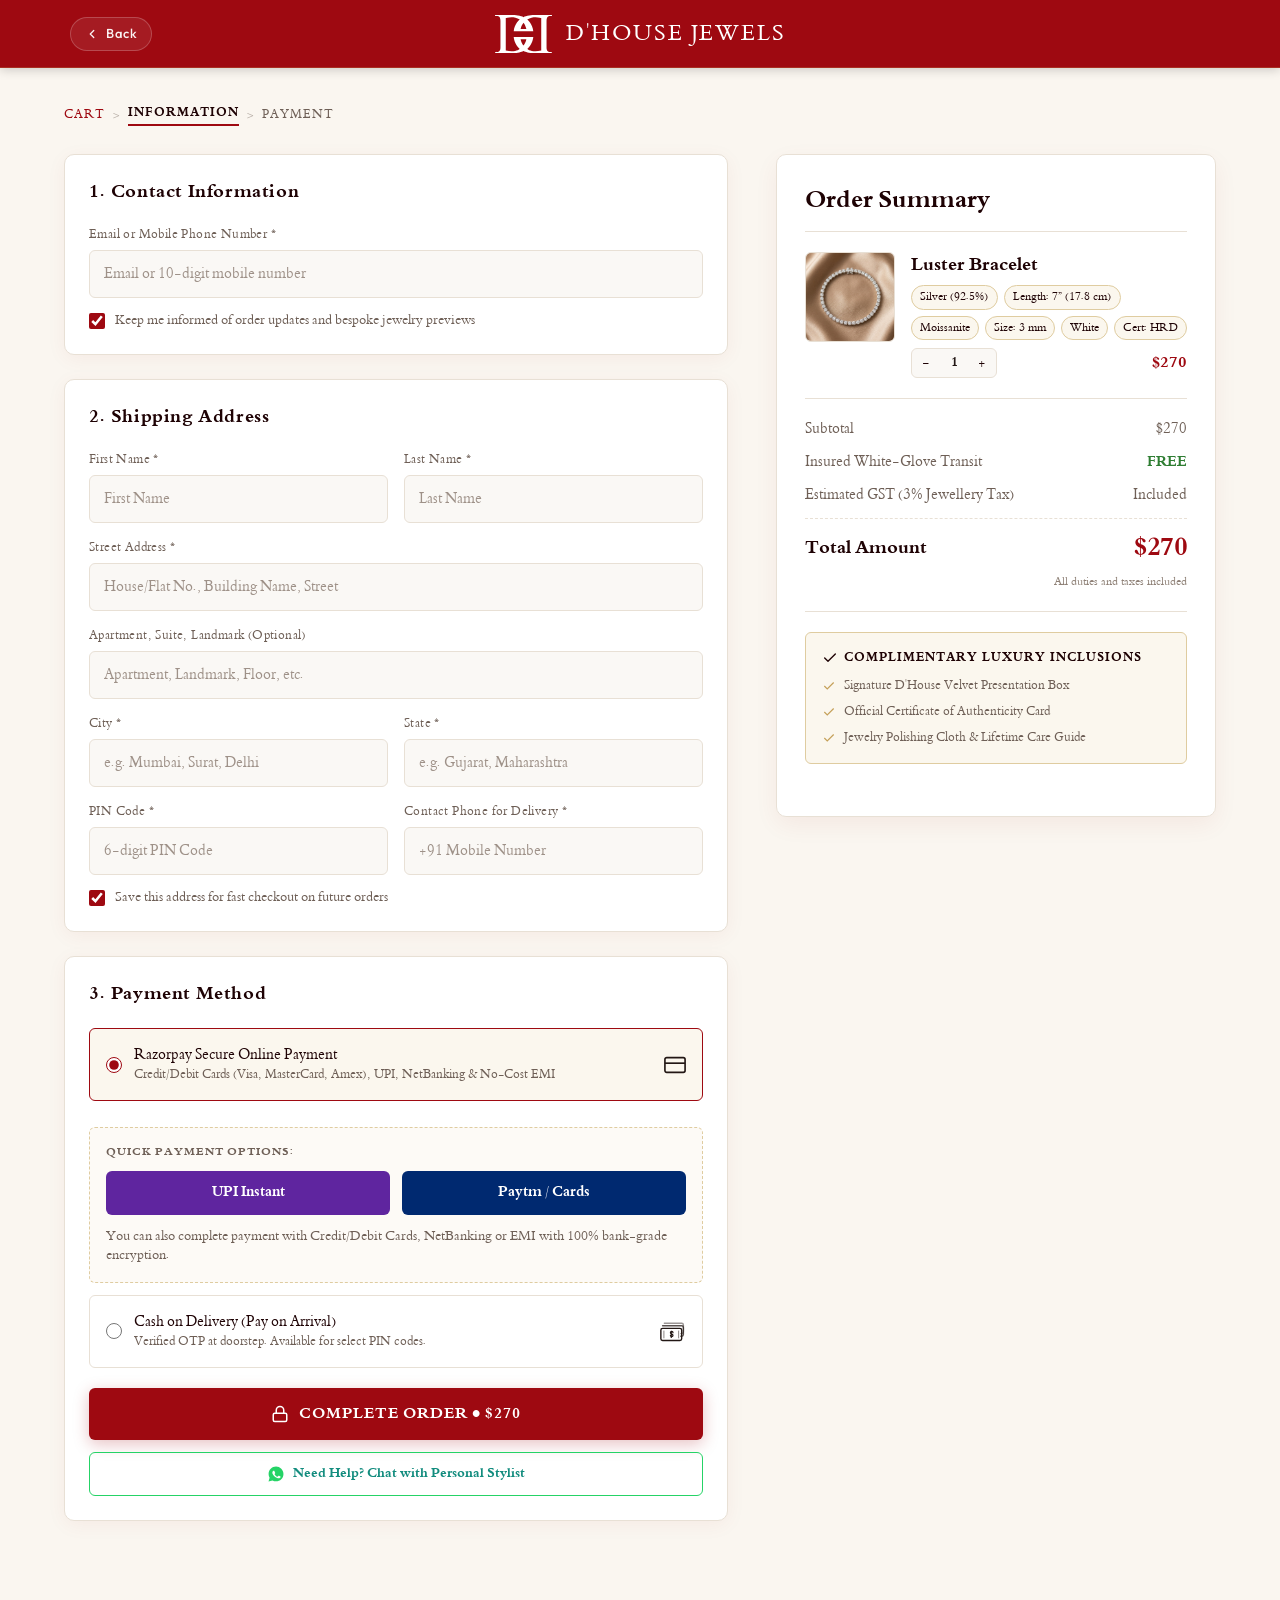
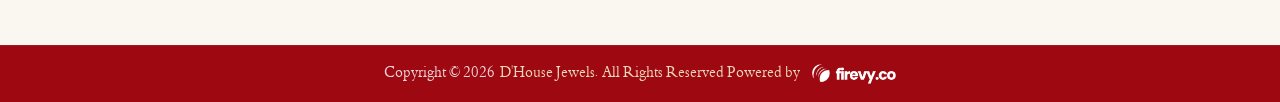
<file: checkout.html>
<!DOCTYPE html>
<html lang="en">
<head>
  <meta charset="UTF-8">
  <meta name="viewport" content="width=device-width, initial-scale=1.0">
  <title>Checkout | D'House Jewels</title>
  <meta name="description" content="Secure luxury checkout for D'House Jewels. Complete your bespoke fine jewelry order with complimentary insured white-glove delivery.">

  <!-- Google Fonts -->
  <link rel="preconnect" href="https://fonts.googleapis.com">
  <link rel="preconnect" href="https://fonts.gstatic.com" crossorigin>
  <link href="https://fonts.googleapis.com/css2?family=Alex+Brush&family=Cinzel:wght@400;500;600;700&family=Cormorant+Garamond:ital,wght@0,400;0,500;0,600;0,700;1,400;1,500;1,600;1,700&family=Montserrat:wght@300;400;500;600;700&family=Outfit:wght@300;400;500;600;700&display=swap" rel="stylesheet">

  <!-- Stylesheet -->
  <link rel="stylesheet" href="checkout.css">
</head>
<body>

  <!-- Top Navigation Header -->
  <header class="checkout-header">
    <div class="header-inner">
      <a href="index.html" class="back-to-shop-btn" id="backToShopBtn" aria-label="Back to Product">
        <svg viewBox="0 0 24 24" width="16" height="16" stroke="currentColor" stroke-width="2.2" fill="none" stroke-linecap="round" stroke-linejoin="round">
          <polyline points="15 18 9 12 15 6"></polyline>
        </svg>
        <span class="back-btn-text">Back</span>
      </a>

      <!-- Brand Logo -->
      <a href="index.html" class="brand-logo-wrap">
        <img src="images/logo.svg" alt="D'House Jewels Logo" class="brand-logo-img">
        <span class="brand-title">D'HOUSE JEWELS</span>
      </a>

    </div>
  </header>

  <!-- Main Checkout Container -->
  <main class="checkout-wrapper">

    <!-- Breadcrumbs -->
    <nav class="checkout-breadcrumbs" aria-label="Checkout Progress">
      <a href="index.html" class="breadcrumb-step completed" style="text-decoration: none;">Cart</a>
      <span class="breadcrumb-sep">&gt;</span>
      <span class="breadcrumb-step active">Information</span>
      <span class="breadcrumb-sep">&gt;</span>
      <span class="breadcrumb-step">Payment</span>
    </nav>

    <!-- Left Column: Checkout Information & Forms -->
    <div class="checkout-form-column">

      <form id="checkoutForm" autocomplete="on">

        <!-- 1. Contact Information -->
        <section class="checkout-section">
          <div class="section-header">
            <h2 class="section-title">1. Contact Information</h2>
          </div>
          <div class="form-grid">
            <div class="form-group col-span-2">
              <label for="contactInput">Email or Mobile Phone Number *</label>
              <input type="text" id="contactInput" class="input-field" placeholder="Email or 10-digit mobile number" required>
            </div>
          </div>
          <label class="checkbox-wrap">
            <input type="checkbox" checked>
            <span>Keep me informed of order updates and bespoke jewelry previews</span>
          </label>
        </section>

        <!-- 2. Delivery Address -->
        <section class="checkout-section">
          <div class="section-header">
            <h2 class="section-title">2. Shipping Address</h2>
          </div>
          <div class="form-grid">

            <div class="form-group">
              <label for="firstName">First Name *</label>
              <input type="text" id="firstName" class="input-field" placeholder="First Name" required>
            </div>

            <div class="form-group">
              <label for="lastName">Last Name *</label>
              <input type="text" id="lastName" class="input-field" placeholder="Last Name" required>
            </div>

            <div class="form-group col-span-2">
              <label for="addressInput">Street Address *</label>
              <input type="text" id="addressInput" class="input-field" placeholder="House/Flat No., Building Name, Street" required>
            </div>

            <div class="form-group col-span-2">
              <label for="apartmentInput">Apartment, Suite, Landmark (Optional)</label>
              <input type="text" id="apartmentInput" class="input-field" placeholder="Apartment, Landmark, Floor, etc.">
            </div>

            <div class="form-group">
              <label for="cityInput">City *</label>
              <input type="text" id="cityInput" class="input-field" placeholder="e.g. Mumbai, Surat, Delhi" required>
            </div>

            <div class="form-group">
              <label for="stateInput">State *</label>
              <input type="text" id="stateInput" class="input-field" placeholder="e.g. Gujarat, Maharashtra" required>
            </div>

            <div class="form-group">
              <label for="pincodeInput">PIN Code *</label>
              <input type="text" id="pincodeInput" class="input-field" placeholder="6-digit PIN Code" maxlength="6" required>
            </div>

            <div class="form-group">
              <label for="phoneInput">Contact Phone for Delivery *</label>
              <input type="tel" id="phoneInput" class="input-field" placeholder="+91 Mobile Number" required>
            </div>
          </div>
          <label class="checkbox-wrap">
            <input type="checkbox" checked>
            <span>Save this address for fast checkout on future orders</span>
          </label>
        </section>

        <!-- 3. Payment Method -->
        <section class="checkout-section">
          <div class="section-header">
            <h2 class="section-title">3. Payment Method</h2>
          </div>

          <div class="payment-methods-grid">
            <div class="radio-card payment-card active" id="onlinePaymentCard" data-method="online">
              <div class="radio-left">
                <input type="radio" name="paymentMethod" value="online" checked>
                <div class="radio-info">
                  <span class="radio-label">Razorpay Secure Online Payment</span>
                  <span class="radio-desc">Credit/Debit Cards (Visa, MasterCard, Amex), UPI, NetBanking &amp; No-Cost EMI</span>
                </div>
              </div>
              <svg viewBox="0 0 24 24" width="22" height="22" stroke="currentColor" stroke-width="1.8" fill="none">
                <rect x="1" y="4" width="22" height="16" rx="2" ry="2"></rect>
                <line x1="1" y1="10" x2="23" y2="10"></line>
              </svg>
            </div>

            <div class="payment-subpanel" id="cardFields">
              <div class="razorpay-quick-title" id="quickPayTitle">Quick Payment Options:</div>
              <div class="express-btns-grid razorpay-btns" id="quickPayBtnsGrid">
                <button type="button" class="express-btn upi" id="btnUpiInstant" title="Pay with Instant UPI">
                  <span>UPI Instant</span>
                </button>
                <button type="button" class="express-btn paytm" id="btnPaytmCards" title="Pay with Paytm or Cards">
                  <span>Paytm / Cards</span>
                </button>
              </div>
              <p id="cardFieldsNote">You can also complete payment with Credit/Debit Cards, NetBanking or EMI with 100% bank-grade encryption.</p>
            </div>

            <div class="radio-card payment-card" id="codPaymentCard" data-method="cod">
              <div class="radio-left">
                <input type="radio" name="paymentMethod" value="cod">
                <div class="radio-info">
                  <span class="radio-label">Cash on Delivery (Pay on Arrival)</span>
                  <span class="radio-desc">Verified OTP at doorstep. Available for select PIN codes.</span>
                </div>
              </div>
              <svg viewBox="0 0 30 24" width="26" height="22" stroke="currentColor" stroke-width="1.6" fill="none" stroke-linecap="round" stroke-linejoin="round" class="cash-currency-icon">
                <!-- Back Banknote -->
                <path d="M5 3h20a2 2 0 0 1 2 2v8a2 2 0 0 1-2 2h-1" opacity="0.45"></path>
                <!-- Middle Banknote -->
                <path d="M3 6h22a2 2 0 0 1 2 2v8a2 2 0 0 1-2 2h-1" opacity="0.75"></path>
                <!-- Front Main Banknote -->
                <rect x="1" y="9" width="24" height="14" rx="2"></rect>
                <!-- Banknote watermark threads -->
                <line x1="4.5" y1="12" x2="4.5" y2="20" stroke-width="1" opacity="0.6"></line>
                <line x1="21.5" y1="12" x2="21.5" y2="20" stroke-width="1" opacity="0.6"></line>
                <!-- Dollar ($) Symbol in Center -->
                <path d="M13 12.5v7M15 14a1.5 1.5 0 0 0-3 0c0 1.5 3 1.5 3 3a1.5 1.5 0 0 1-3 0" stroke-width="1.4"></path>
              </svg>
            </div>

            <div class="payment-subpanel" id="codNotice" style="display: none;">
              <p>Our concierge will place a brief verification call to confirm ring/bracelet sizing prior to dispatch.</p>
            </div>
          </div>

          <!-- Submit Order Button -->
          <button type="submit" class="place-order-btn" id="placeOrderBtn">
            <svg viewBox="0 0 24 24" width="18" height="18" stroke="currentColor" stroke-width="2" fill="none" stroke-linecap="round" stroke-linejoin="round">
              <rect x="3" y="11" width="18" height="11" rx="2" ry="2"></rect>
              <path d="M7 11V7a5 5 0 0 1 10 0v4"></path>
            </svg>
            <span id="submitBtnText">Complete Order • $270</span>
          </button>

          <!-- WhatsApp Direct Concierge Assistance -->
          <button type="button" class="whatsapp-assist-btn" id="whatsappAssistBtn">
            <svg viewBox="0 0 24 24" width="18" height="18" fill="#25D366">
              <path d="M12.04 2c-5.46 0-9.91 4.45-9.91 9.91 0 1.75.46 3.45 1.32 4.95L2.05 22l5.25-1.38c1.45.79 3.08 1.21 4.74 1.21 5.46 0 9.91-4.45 9.91-9.91 0-2.65-1.03-5.14-2.9-7.01A9.816 9.816 0 0 0 12.04 2zm5.8 14.17c-.24.68-1.2 1.34-1.89 1.48-.48.1-1.09.18-3.17-.68-2.67-1.1-4.41-3.79-4.54-3.97-.13-.18-1.08-1.44-1.08-2.75 0-1.31.69-1.95.93-2.22.25-.26.54-.33.72-.33.19 0 .37 0 .53.01.17.01.4.06.63.54.23.49.8 1.95.87 2.1.07.14.11.31.02.5-.09.18-.13.3-.27.46-.13.16-.28.36-.4.49-.13.14-.27.29-.12.56.16.27.7 1.15 1.5 1.86 1.03.92 1.9 1.2 2.17 1.34.27.13.43.11.59-.07.16-.18.69-.8.87-1.08.19-.27.37-.23.63-.13.26.09 1.63.77 1.91.91.28.14.47.21.54.33.07.11.07.66-.17 1.34z"></path>
            </svg>
            <span>Need Help? Chat with Personal Stylist</span>
          </button>
        </section>

      </form>



    </div>

    <!-- Right Column: Order Summary Sidebar -->
    <aside class="order-summary-sidebar" id="orderSummarySidebar">
      <h2 class="summary-title">Order Summary</h2>

      <!-- Item Card with Chosen Configuration -->
      <div class="summary-item-card">
        <div class="item-thumb-box">
          <img id="summaryImg" src="images/circle_silver.jpg" alt="Selected Customized Luster Bracelet">
        </div>

        <div class="item-details">
          <h3 class="item-name" id="summaryTitle">Luster Bracelet</h3>
          
          <div class="item-spec-tags">
            <span class="spec-tag" id="specTagMetal">Silver (92.5%)</span>
            <span class="spec-tag" id="specTagBraceletSize">Length: 7” (17.8 cm)</span>
            <span class="spec-tag" id="specTagDiamond">Moissanite</span>
            <span class="spec-tag" id="specTagSize">Size: 3 mm</span>
            <span class="spec-tag" id="specTagColor">White</span>
            <span class="spec-tag" id="specTagCert">Cert: HRD</span>
          </div>

          <div class="item-price-row">
            <!-- Quantity Control -->
            <div class="qty-control">
              <button type="button" class="qty-btn" id="btnQtyMinus" aria-label="Decrease Quantity">-</button>
              <span class="qty-val" id="itemQty">1</span>
              <button type="button" class="qty-btn" id="btnQtyPlus" aria-label="Increase Quantity">+</button>
            </div>

            <span class="item-price" id="itemPrice">$270</span>
          </div>
        </div>
      </div>

      <!-- Cost Calculation Breakdown -->
      <div class="cost-breakdown">
        <div class="cost-row">
          <span>Subtotal</span>
          <span id="subtotalPrice">$270</span>
        </div>

        <div class="cost-row">
          <span>Insured White-Glove Transit</span>
          <span style="color: var(--success-green); font-weight: 600;">FREE</span>
        </div>

        <div class="cost-row">
          <span>Estimated GST (3% Jewellery Tax)</span>
          <span>Included</span>
        </div>

        <div class="cost-row total-row">
          <span>Total Amount</span>
          <span class="total-amount" id="totalPrice">$270</span>
        </div>
        <p class="inclusive-tax-note">All duties and taxes included</p>
      </div>

      <!-- Luxury Packaging & Inclusions Box -->
      <div class="luxury-perks-list">
        <h4 class="perks-title">
          <svg viewBox="0 0 24 24" width="16" height="16" stroke="currentColor" stroke-width="2" fill="none" stroke-linecap="round" stroke-linejoin="round">
            <polyline points="20 6 9 17 4 12"></polyline>
          </svg>
          Complimentary Luxury Inclusions
        </h4>
        <ul class="perks-items">
          <li>
            <svg viewBox="0 0 24 24" width="14" height="14" stroke="currentColor" stroke-width="2" fill="none"><polyline points="20 6 9 17 4 12"></polyline></svg>
            Signature D'House Velvet Presentation Box
          </li>
          <li>
            <svg viewBox="0 0 24 24" width="14" height="14" stroke="currentColor" stroke-width="2" fill="none"><polyline points="20 6 9 17 4 12"></polyline></svg>
            Official Certificate of Authenticity Card
          </li>
          <li>
            <svg viewBox="0 0 24 24" width="14" height="14" stroke="currentColor" stroke-width="2" fill="none"><polyline points="20 6 9 17 4 12"></polyline></svg>
            Jewelry Polishing Cloth &amp; Lifetime Care Guide
          </li>
        </ul>
      </div>

    </aside>

  </main>

  <!-- Branded Copyright & Agency Credits Strip -->
  <footer class="site-copyright-footer">
    <div class="copyright-container">
      <div class="copyright-text-group">
        <span class="copy-prefix">Copyright <a href="admin.html" class="copyright-admin-link" title="Admin Portal">&copy;</a> 2026</span>
        <span class="copy-brand">D'House Jewels. All Rights Reserved Powered by</span>
      </div>
      <a href="https://firevy.co" target="_blank" rel="noopener noreferrer" class="firevy-badge" aria-label="Powered by firevy.co">
        <img src="images/firevy_logo_white.png" alt="firevy.co" class="firevy-logo-img">
      </a>
    </div>
  </footer>

  <!-- Luxury Order Confirmation / Success Modal -->
  <div class="modal-overlay" id="successModalOverlay">
    <div class="success-modal">
      <div class="success-icon-wrap">
        <svg viewBox="0 0 24 24" width="36" height="36" stroke="currentColor" stroke-width="2.5" fill="none" stroke-linecap="round" stroke-linejoin="round">
          <path d="M22 11.08V12a10 10 0 1 1-5.93-9.14"></path>
          <polyline points="22 4 12 14.01 9 11.01"></polyline>
        </svg>
      </div>

      <h2 class="modal-title">Thank You For Your Order</h2>
      <p class="modal-sub">Your bespoke jewelry order has been received and is now being crafted with utmost precision.</p>

      <div class="order-receipt-card">
        <div class="receipt-row">
          <span class="label">Order Number:</span>
          <span class="val order-badge-val" id="modalOrderNo">#DH-74892</span>
        </div>
        <div class="receipt-row">
          <span class="label">Item Details:</span>
          <span class="val" id="modalItemDesc">Luster Bracelet x 1</span>
        </div>
        <div class="receipt-row">
          <span class="label">Estimated Delivery:</span>
          <span class="val delivery-val">2 - 4 Business Days</span>
        </div>
        <div class="receipt-row">
          <span class="label">Total Paid / Due:</span>
          <span class="val total-val" id="modalTotal">$270</span>
        </div>
      </div>

      <div class="modal-action-btns">
        <a id="modalRazorpayBtn" href="#" target="_blank" class="btn-primary" style="display: none; background: #0c2340; text-decoration: none;">
          <svg viewBox="0 0 24 24" width="16" height="16" stroke="currentColor" stroke-width="2" fill="none"><rect x="1" y="4" width="22" height="16" rx="2" ry="2"></rect><line x1="1" y1="10" x2="23" y2="10"></line></svg>
          <span>Pay via Razorpay</span>
        </a>
        <a id="modalWhatsAppBtn" href="#" target="_blank" class="btn-secondary" style="text-decoration: none;">
          <svg viewBox="0 0 24 24" width="16" height="16" fill="#25D366"><path d="M12.04 2c-5.46 0-9.91 4.45-9.91 9.91 0 1.75.46 3.45 1.32 4.95L2.05 22l5.25-1.38c1.45.79 3.08 1.21 4.74 1.21 5.46 0 9.91-4.45 9.91-9.91 0-2.65-1.03-5.14-2.9-7.01A9.816 9.816 0 0 0 12.04 2zm5.8 14.17c-.24.68-1.2 1.34-1.89 1.48-.48.1-1.09.18-3.17-.68-2.67-1.1-4.41-3.79-4.54-3.97-.13-.18-1.08-1.44-1.08-2.75 0-1.31.69-1.95.93-2.22.25-.26.54-.33.72-.33.19 0 .37 0 .53.01.17.01.4.06.63.54.23.49.8 1.95.87 2.1.07.14.11.31.02.5-.09.18-.13.3-.27.46-.13.16-.28.36-.4.49-.13.14-.27.29-.12.56.16.27.7 1.15 1.5 1.86 1.03.92 1.9 1.2 2.17 1.34.27.13.43.11.59-.07.16-.18.69-.8.87-1.08.19-.27.37-.23.63-.13.26.09 1.63.77 1.91.91.28.14.47.21.54.33.07.11.07.66-.17 1.34z"></path></svg>
          <span>Track on WhatsApp</span>
        </a>
        <a href="index.html" class="btn-primary" style="text-decoration: none;">
          <svg viewBox="0 0 24 24" width="16" height="16" stroke="currentColor" stroke-width="2" fill="none"><path d="M3 9l9-7 9 7v11a2 2 0 0 1-2 2H5a2 2 0 0 1-2-2z"></path><polyline points="9 22 9 12 15 12 15 22"></polyline></svg>
          <span>Return to Boutique</span>
        </a>
      </div>
    </div>
  </div>

  <!-- Checkout JavaScript -->
  <script src="checkout.js"></script>
</body>
</html>
</file>
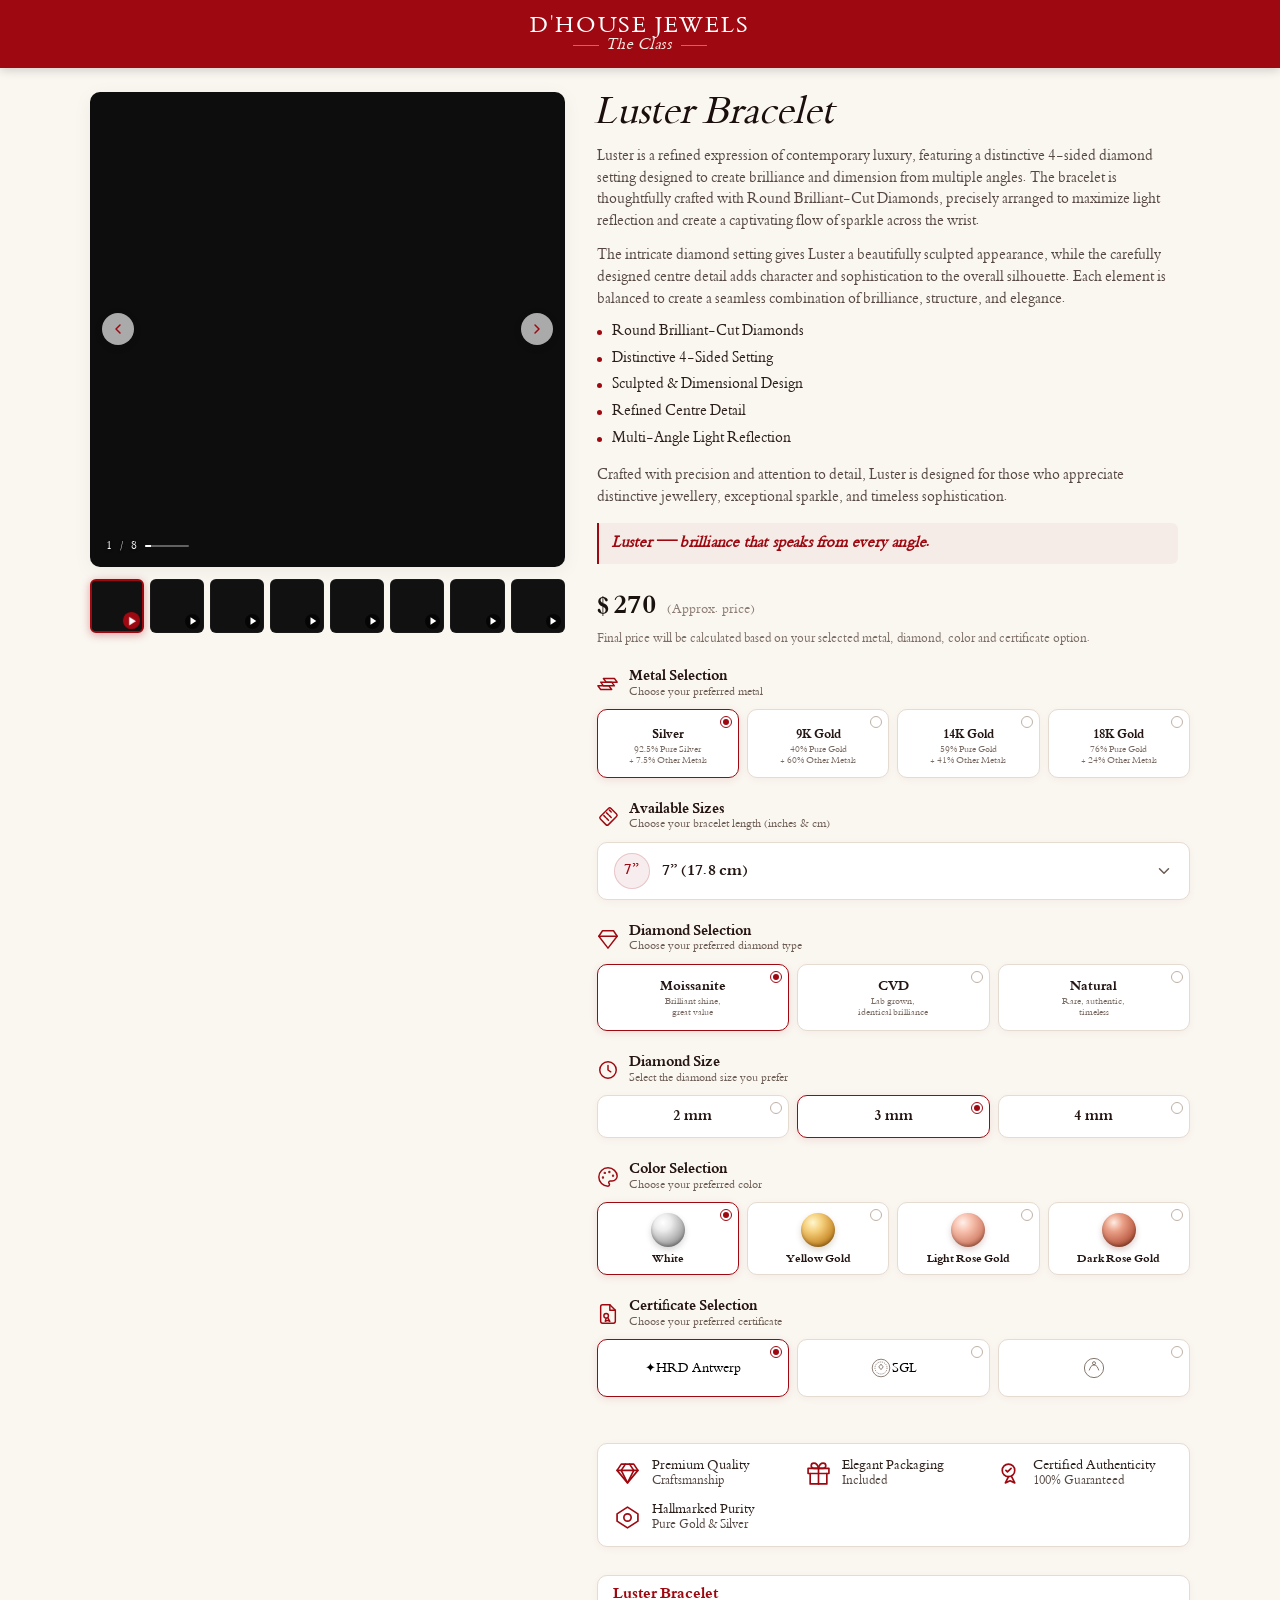
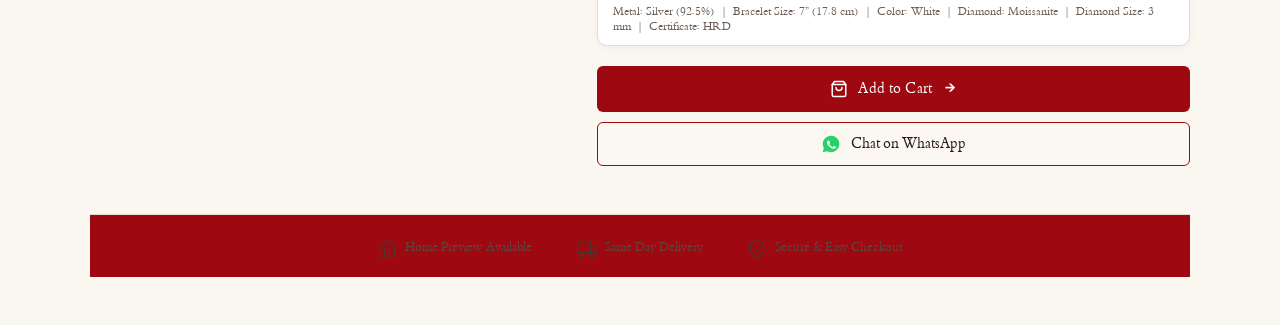
<file: test_var_0.html>
<!DOCTYPE html>
<html lang="en">
<head>
  <meta charset="UTF-8">
  <meta name="viewport" content="width=device-width, initial-scale=1.0">
  <title>D'House Jewels - Luster Bracelet</title>
  <meta name="description" content="Luster is a refined expression of contemporary luxury, featuring a distinctive 4-sided diamond setting designed to create brilliance and dimension from multiple angles.">
  
  <!-- Google Fonts -->
  <link rel="preconnect" href="https://fonts.googleapis.com">
  <link rel="preconnect" href="https://fonts.gstatic.com" crossorigin>
  <link href="https://fonts.googleapis.com/css2?family=Alex+Brush&family=Cinzel:wght@400;500;600;700&family=Cormorant+Garamond:ital,wght@0,400;0,500;0,600;0,700;1,400;1,500;1,600;1,700&family=Montserrat:wght@300;400;500;600;700&family=Outfit:wght@300;400;500;600;700&display=swap" rel="stylesheet">
  
  <!-- Stylesheet -->
  <link rel="stylesheet" href="style.css">
</head>
<body>

  <!-- Top Navigation Header -->
  <header class="site-header">
    <div class="header-container">
      <!-- Brand Logo -->
      <a href="#" class="brand-logo-wrap">
        <div class="brand-text-wrap">
          <span class="brand-title">D'HOUSE JEWELS</span>
          <div class="brand-sub">
            <span class="sub-line"></span>
            <span class="sub-text">The Class</span>
            <span class="sub-line"></span>
          </div>
        </div>
      </a>
    </div>
  </header>

  <!-- Main Product Showcase -->
  <main class="product-page">
    <div class="product-container">
      
      <!-- LEFT COLUMN: Gallery & Value Badges -->
      <section class="gallery-column">
        <!-- Main Video Display Container -->
        <div class="main-slider-card">
          <video id="mainDisplayVideo" class="main-product-video" src="https://palakbhalodiya005.github.io/d-house-video/M1.mp4" autoplay muted loop playsinline preload="auto"></video>



          <!-- Navigation Arrow Left -->
          <button class="slider-arrow arrow-left" id="prevSlideBtn" aria-label="Previous video">
            <svg viewBox="0 0 24 24" width="16" height="16" stroke="currentColor" stroke-width="2.2" fill="none" stroke-linecap="round" stroke-linejoin="round">
              <polyline points="15 18 9 12 15 6"></polyline>
            </svg>
          </button>

          <!-- Navigation Arrow Right -->
          <button class="slider-arrow arrow-right" id="nextSlideBtn" aria-label="Next video">
            <svg viewBox="0 0 24 24" width="16" height="16" stroke="currentColor" stroke-width="2.2" fill="none" stroke-linecap="round" stroke-linejoin="round">
              <polyline points="9 18 15 12 9 6"></polyline>
            </svg>
          </button>

          <!-- Slide Counter Badge -->
          <div class="slide-indicator">
            <span id="currentSlideNum">1</span>/<span id="totalSlidesNum">8</span>
            <div class="indicator-bar"><div class="indicator-fill" id="indicatorFill"></div></div>
          </div>
        </div>

        <!-- Thumbnails Row (M1 to M8 Video Showcase) -->
        <div class="thumbnail-strip" id="thumbnailStrip">
          <button class="thumb-item active" data-index="0" aria-label="Video 1">
            <video class="thumb-video" src="https://palakbhalodiya005.github.io/d-house-video/M1.mp4#t=0.1" muted preload="metadata" playsinline></video>
            <span class="video-play-badge">
              <svg viewBox="0 0 24 24" width="10" height="10" fill="currentColor">
                <polygon points="6 3 20 12 6 21 6 3"></polygon>
              </svg>
            </span>
          </button>
          <button class="thumb-item" data-index="1" aria-label="Video 2">
            <video class="thumb-video" src="https://palakbhalodiya005.github.io/d-house-video/M2.mp4#t=0.1" muted preload="metadata" playsinline></video>
            <span class="video-play-badge">
              <svg viewBox="0 0 24 24" width="10" height="10" fill="currentColor">
                <polygon points="6 3 20 12 6 21 6 3"></polygon>
              </svg>
            </span>
          </button>
          <button class="thumb-item" data-index="2" aria-label="Video 3">
            <video class="thumb-video" src="https://palakbhalodiya005.github.io/d-house-video/M3.mp4#t=0.1" muted preload="metadata" playsinline></video>
            <span class="video-play-badge">
              <svg viewBox="0 0 24 24" width="10" height="10" fill="currentColor">
                <polygon points="6 3 20 12 6 21 6 3"></polygon>
              </svg>
            </span>
          </button>
          <button class="thumb-item" data-index="3" aria-label="Video 4">
            <video class="thumb-video" src="https://palakbhalodiya005.github.io/d-house-video/M4.mp4#t=0.1" muted preload="metadata" playsinline></video>
            <span class="video-play-badge">
              <svg viewBox="0 0 24 24" width="10" height="10" fill="currentColor">
                <polygon points="6 3 20 12 6 21 6 3"></polygon>
              </svg>
            </span>
          </button>
          <button class="thumb-item" data-index="4" aria-label="Video 5">
            <video class="thumb-video" src="https://palakbhalodiya005.github.io/d-house-video/M5.mp4#t=0.1" muted preload="metadata" playsinline></video>
            <span class="video-play-badge">
              <svg viewBox="0 0 24 24" width="10" height="10" fill="currentColor">
                <polygon points="6 3 20 12 6 21 6 3"></polygon>
              </svg>
            </span>
          </button>
          <button class="thumb-item" data-index="5" aria-label="Video 6">
            <video class="thumb-video" src="https://palakbhalodiya005.github.io/d-house-video/M6.mp4#t=0.1" muted preload="metadata" playsinline></video>
            <span class="video-play-badge">
              <svg viewBox="0 0 24 24" width="10" height="10" fill="currentColor">
                <polygon points="6 3 20 12 6 21 6 3"></polygon>
              </svg>
            </span>
          </button>
          <button class="thumb-item" data-index="6" aria-label="Video 7">
            <video class="thumb-video" src="https://palakbhalodiya005.github.io/d-house-video/M7.mp4#t=0.1" muted preload="metadata" playsinline></video>
            <span class="video-play-badge">
              <svg viewBox="0 0 24 24" width="10" height="10" fill="currentColor">
                <polygon points="6 3 20 12 6 21 6 3"></polygon>
              </svg>
            </span>
          </button>
          <button class="thumb-item" data-index="7" aria-label="Video 8">
            <video class="thumb-video" src="https://palakbhalodiya005.github.io/d-house-video/M8.mp4#t=0.1" muted preload="metadata" playsinline></video>
            <span class="video-play-badge">
              <svg viewBox="0 0 24 24" width="10" height="10" fill="currentColor">
                <polygon points="6 3 20 12 6 21 6 3"></polygon>
              </svg>
            </span>
          </button>
        </div>

      </section>

      <!-- RIGHT COLUMN: Product Information & Customizer -->
      <section class="details-column">
        <!-- Product Title -->
        <h1 class="product-title">Luster Bracelet</h1>

        <!-- Product Description -->
        <div class="product-description">
          <p>
            Luster is a refined expression of contemporary luxury, featuring a distinctive 4-sided diamond setting designed to create brilliance and dimension from multiple angles. The bracelet is thoughtfully crafted with Round Brilliant-Cut Diamonds, precisely arranged to maximize light reflection and create a captivating flow of sparkle across the wrist.
          </p>
          <p>
            The intricate diamond setting gives Luster a beautifully sculpted appearance, while the carefully designed centre detail adds character and sophistication to the overall silhouette. Each element is balanced to create a seamless combination of brilliance, structure, and elegance.
          </p>
          <ul class="description-highlights">
            <li>Round Brilliant-Cut Diamonds</li>
            <li>Distinctive 4-Sided Setting</li>
            <li>Sculpted &amp; Dimensional Design</li>
            <li>Refined Centre Detail</li>
            <li>Multi-Angle Light Reflection</li>
          </ul>
          <p>
            Crafted with precision and attention to detail, Luster is designed for those who appreciate distinctive jewellery, exceptional sparkle, and timeless sophistication.
          </p>
          <p class="description-tagline">
            Luster — brilliance that speaks from every angle. 
          </p>
        </div>

        <!-- Pricing Block -->
        <div class="price-section">
          <div class="price-row">
            <span class="currency-symbol">$</span>
            <span class="main-price" id="priceDisplay">270</span>
            <span class="approx-tag">(Approx. price)</span>
          </div>
          <p class="price-disclaimer">
            Final price will be calculated based on your selected metal, diamond, color and certificate option.
          </p>
        </div>

        <!-- SECTION 1: Metal Selection -->
        <div class="option-group" id="metalGroup">
          <div class="option-header">
            <div class="option-header-icon">
              <!-- Ingot/Bullion stack icon -->
              <svg viewBox="0 0 24 24" width="22" height="22" stroke="#9E0911" stroke-width="1.6" fill="none" stroke-linecap="round" stroke-linejoin="round">
                <path d="M4 10h12l3 4H7l-3-4z"></path>
                <path d="M7 6h12l3 4H10L7 6z"></path>
                <path d="M1 14h12l3 4H4l-3-4z"></path>
              </svg>
            </div>
            <div class="option-header-title">
              <h3>Metal Selection</h3>
              <p>Choose your preferred metal</p>
            </div>
          </div>

          <div class="metal-selection-wrapper">
            <!-- Metal Spheres Grid (Selectable) -->
            <div class="cards-grid grid-4-cols" id="metalSpheresGrid">
              <!-- Silver -->
              <button class="choice-card active" data-type="metal" data-value="Silver" data-purity="92.5%" data-price="260" aria-selected="true">
                <span class="radio-indicator"></span>
                <span class="card-title">Silver</span>
                <div class="card-detail">
                  <span>92.5% Pure Silver</span>
                  <span>+ 7.5% Other Metals</span>
                </div>
              </button>

              <!-- 9K Gold -->
              <button class="choice-card" data-type="metal" data-value="9K Gold" data-purity="40%" data-price="480" aria-selected="false">
                <span class="radio-indicator"></span>
                <span class="card-title">9K Gold</span>
                <div class="card-detail">
                  <span>40% Pure Gold</span>
                  <span>+ 60% Other Metals</span>
                </div>
              </button>

              <!-- 14K Gold -->
              <button class="choice-card" data-type="metal" data-value="14K Gold" data-purity="59%" data-price="750" aria-selected="false">
                <span class="radio-indicator"></span>
                <span class="card-title">14K Gold</span>
                <div class="card-detail">
                  <span>59% Pure Gold</span>
                  <span>+ 41% Other Metals</span>
                </div>
              </button>

              <!-- 18K Gold -->
              <button class="choice-card" data-type="metal" data-value="18K Gold" data-purity="76%" data-price="990" aria-selected="false">
                <span class="radio-indicator"></span>
                <span class="card-title">18K Gold</span>
                <div class="card-detail">
                  <span>76% Pure Gold</span>
                  <span>+ 24% Other Metals</span>
                </div>
              </button>
            </div>
          </div>
        </div>

        <!-- SECTION 2: Available Sizes (Bracelet Size) -->
        <div class="option-group" id="braceletSizeGroup">
          <div class="option-header">
            <div class="option-header-icon">
              <!-- Ruler / Measuring tape icon -->
              <svg viewBox="0 0 24 24" width="22" height="22" stroke="#9E0911" stroke-width="1.6" fill="none" stroke-linecap="round" stroke-linejoin="round">
                <path d="M21.3 8.7l-6-6a2 2 0 0 0-2.8 0L3.7 11.5a2 2 0 0 0 0 2.8l6 6a2 2 0 0 0 2.8 0l8.8-8.8a2 2 0 0 0 0-2.8z"></path>
                <path d="M7.5 10.5l2 2"></path>
                <path d="M10.5 7.5l2 2"></path>
                <path d="M13.5 4.5l2 2"></path>
                <path d="M10.5 13.5l2 2"></path>
                <path d="M13.5 10.5l2 2"></path>
              </svg>
            </div>
            <div class="option-header-title">
              <h3>Available Sizes</h3>
              <p>Choose your bracelet length (inches &amp; cm)</p>
            </div>
          </div>

          <!-- Luxury Custom Dropdown Container -->
          <div class="luxury-dropdown-container" id="braceletSizeDropdown">
            <button type="button" class="luxury-dropdown-trigger" id="sizeDropdownTrigger" aria-haspopup="listbox" aria-expanded="false" aria-controls="sizeDropdownMenu">
              <div class="trigger-selected-wrap">
                <span class="trigger-size-badge" id="triggerSizeBadge">7”</span>
                <span class="trigger-main-text" id="triggerSelectedText">7” (17.8 cm)</span>
              </div>
              <svg class="dropdown-chevron-icon" viewBox="0 0 24 24" width="18" height="18" stroke="currentColor" stroke-width="2" fill="none" stroke-linecap="round" stroke-linejoin="round">
                <polyline points="6 9 12 15 18 9"></polyline>
              </svg>
            </button>

            <!-- Dropdown Menu / Listbox -->
            <div class="luxury-dropdown-menu" id="sizeDropdownMenu" role="listbox" aria-label="Available Sizes">
              <div class="luxury-dropdown-item" data-value="5” (12.7 cm)" data-size="5”" data-addprice="0" role="option" aria-selected="false">
                <span class="dropdown-radio"></span>
                <span class="item-size-val">5” <span class="item-cm-val">(12.7 cm)</span></span>
              </div>

              <div class="luxury-dropdown-item" data-value="5.5” (14 cm)" data-size="5.5”" data-addprice="0" role="option" aria-selected="false">
                <span class="dropdown-radio"></span>
                <span class="item-size-val">5.5” <span class="item-cm-val">(14 cm)</span></span>
              </div>

              <div class="luxury-dropdown-item" data-value="6” (15.2 cm)" data-size="6”" data-addprice="0" role="option" aria-selected="false">
                <span class="dropdown-radio"></span>
                <span class="item-size-val">6” <span class="item-cm-val">(15.2 cm)</span></span>
              </div>

              <div class="luxury-dropdown-item" data-value="6.5” (16.5 cm)" data-size="6.5”" data-addprice="0" role="option" aria-selected="false">
                <span class="dropdown-radio"></span>
                <span class="item-size-val">6.5” <span class="item-cm-val">(16.5 cm)</span></span>
              </div>

              <div class="luxury-dropdown-item active" data-value="7” (17.8 cm)" data-size="7”" data-addprice="0" role="option" aria-selected="true">
                <span class="dropdown-radio"></span>
                <span class="item-size-val">7” <span class="item-cm-val">(17.8 cm)</span></span>
              </div>

              <div class="luxury-dropdown-item" data-value="7.5” (19.1 cm)" data-size="7.5”" data-addprice="0" role="option" aria-selected="false">
                <span class="dropdown-radio"></span>
                <span class="item-size-val">7.5” <span class="item-cm-val">(19.1 cm)</span></span>
              </div>

              <div class="luxury-dropdown-item" data-value="8” (20.3 cm)" data-size="8”" data-addprice="0" role="option" aria-selected="false">
                <span class="dropdown-radio"></span>
                <span class="item-size-val">8” <span class="item-cm-val">(20.3 cm)</span></span>
              </div>

              <div class="luxury-dropdown-item" data-value="8.5” (21.6 cm)" data-size="8.5”" data-addprice="0" role="option" aria-selected="false">
                <span class="dropdown-radio"></span>
                <span class="item-size-val">8.5” <span class="item-cm-val">(21.6 cm)</span></span>
              </div>

              <div class="luxury-dropdown-item" data-value="9” (22.9 cm)" data-size="9”" data-addprice="0" role="option" aria-selected="false">
                <span class="dropdown-radio"></span>
                <span class="item-size-val">9” <span class="item-cm-val">(22.9 cm)</span></span>
              </div>

              <div class="luxury-dropdown-item" data-value="9.5” (24.1 cm)" data-size="9.5”" data-addprice="0" role="option" aria-selected="false">
                <span class="dropdown-radio"></span>
                <span class="item-size-val">9.5” <span class="item-cm-val">(24.1 cm)</span></span>
              </div>

              <div class="luxury-dropdown-item" data-value="10” (25.4 cm)" data-size="10”" data-addprice="0" role="option" aria-selected="false">
                <span class="dropdown-radio"></span>
                <span class="item-size-val">10” <span class="item-cm-val">(25.4 cm)</span></span>
              </div>

              <div class="luxury-dropdown-item" data-value="10.5” (26.7 cm)" data-size="10.5”" data-addprice="0" role="option" aria-selected="false">
                <span class="dropdown-radio"></span>
                <span class="item-size-val">10.5” <span class="item-cm-val">(26.7 cm)</span></span>
              </div>
            </div>
          </div>
        </div>

        <!-- SECTION 3: Diamond Selection -->
        <div class="option-group" id="diamondGroup">
          <div class="option-header">
            <div class="option-header-icon">
              <!-- Diamond outline icon -->
              <svg viewBox="0 0 24 24" width="22" height="22" stroke="#9E0911" stroke-width="1.6" fill="none" stroke-linecap="round" stroke-linejoin="round">
                <polygon points="6 3 18 3 22 9 12 22 2 9 6 3"></polygon>
                <line x1="2" y1="9" x2="22" y2="9"></line>
              </svg>
            </div>
            <div class="option-header-title">
              <h3>Diamond Selection</h3>
              <p>Choose your preferred diamond type</p>
            </div>
          </div>

          <div class="cards-grid grid-3-cols" id="diamondGrid">
            <!-- Moissanite -->
            <button class="choice-card active" data-type="diamond" data-value="Moissanite" data-addprice="0" aria-selected="true">
              <span class="radio-indicator"></span>
              <span class="card-title">Moissanite</span>
              <div class="card-detail">
                <span>Brilliant shine,</span>
                <span>great value</span>
              </div>
            </button>

            <!-- CVD -->
            <button class="choice-card" data-type="diamond" data-value="CVD" data-addprice="1210" aria-selected="false">
              <span class="radio-indicator"></span>
              <span class="card-title">CVD</span>
              <div class="card-detail">
                <span>Lab grown,</span>
                <span>identical brilliance</span>
              </div>
            </button>

            <!-- Natural -->
            <button class="choice-card" data-type="diamond" data-value="Natural" data-addprice="6710" aria-selected="false">
              <span class="radio-indicator"></span>
              <span class="card-title">Natural</span>
              <div class="card-detail">
                <span>Rare, authentic,</span>
                <span>timeless</span>
              </div>
            </button>
          </div>
        </div>

        <!-- SECTION 3: Diamond Size -->
        <div class="option-group" id="sizeGroup">
          <div class="option-header">
            <div class="option-header-icon">
              <!-- Caliper / Gauge / Circle icon -->
              <svg viewBox="0 0 24 24" width="22" height="22" stroke="#9E0911" stroke-width="1.6" fill="none" stroke-linecap="round" stroke-linejoin="round">
                <circle cx="12" cy="12" r="9"></circle>
                <polyline points="12 7 12 12 15 14"></polyline>
              </svg>
            </div>
            <div class="option-header-title">
              <h3>Diamond Size</h3>
              <p>Select the diamond size you prefer</p>
            </div>
          </div>

          <div class="cards-grid grid-3-cols" id="sizeGrid">
            <!-- 2 mm -->
            <button class="choice-card size-card" data-type="size" data-value="2 mm" data-addprice="-10" aria-selected="false">
              <span class="radio-indicator"></span>
              <span class="size-title">2 mm</span>
            </button>

            <!-- 3 mm -->
            <button class="choice-card size-card active" data-type="size" data-value="3 mm" data-addprice="0" aria-selected="true">
              <span class="radio-indicator"></span>
              <span class="size-title">3 mm</span>
            </button>

            <!-- 4 mm -->
            <button class="choice-card size-card" data-type="size" data-value="4 mm" data-addprice="10" aria-selected="false">
              <span class="radio-indicator"></span>
              <span class="size-title">4 mm</span>
            </button>
          </div>
        </div>

        <!-- SECTION 4: Color Selection -->
        <div class="option-group" id="colorGroup">
          <div class="option-header">
            <div class="option-header-icon">
              <!-- Artist Palette Icon -->
              <svg viewBox="0 0 24 24" width="22" height="22" stroke="#9E0911" stroke-width="1.6" fill="none" stroke-linecap="round" stroke-linejoin="round">
                <circle cx="13.5" cy="6.5" r=".5" fill="#9E0911"></circle>
                <circle cx="17.5" cy="10.5" r=".5" fill="#9E0911"></circle>
                <circle cx="8.5" cy="7.5" r=".5" fill="#9E0911"></circle>
                <circle cx="6.5" cy="12.5" r=".5" fill="#9E0911"></circle>
                <path d="M12 2C6.5 2 2 6.5 2 12s4.5 10 10 10c.926 0 1.648-.746 1.648-1.688 0-.437-.18-.835-.437-1.125-.29-.289-.438-.652-.438-1.125a1.64 1.64 0 0 1 1.668-1.668h1.996c3.051 0 5.555-2.503 5.555-5.554C21.992 6.512 17.48 2 12 2z"></path>
              </svg>
            </div>
            <div class="option-header-title">
              <h3>Color Selection</h3>
              <p>Choose your preferred color</p>
            </div>
          </div>

          <div class="cards-grid grid-4-cols" id="colorGrid">
            <!-- White -->
            <button class="choice-card color-card active" data-type="color" data-value="White" aria-selected="true">
              <span class="radio-indicator"></span>
              <div class="sphere-icon sphere-silver"></div>
              <span class="color-title">White</span>
            </button>

            <!-- Yellow Gold -->
            <button class="choice-card color-card" data-type="color" data-value="Yellow Gold" aria-selected="false">
              <span class="radio-indicator"></span>
              <div class="sphere-icon sphere-gold-yellow"></div>
              <span class="color-title">Yellow Gold</span>
            </button>

            <!-- Light Rose Gold -->
            <button class="choice-card color-card" data-type="color" data-value="Light Rose Gold" aria-selected="false">
              <span class="radio-indicator"></span>
              <div class="sphere-icon sphere-gold-14k"></div>
              <span class="color-title">Light Rose Gold</span>
            </button>

            <!-- Dark Rose Gold -->
            <button class="choice-card color-card" data-type="color" data-value="Dark Rose Gold" aria-selected="false">
              <span class="radio-indicator"></span>
              <div class="sphere-icon sphere-gold-18k"></div>
              <span class="color-title">Dark Rose Gold</span>
            </button>
          </div>
        </div>

        <!-- SECTION 5: Certificate Selection -->
        <div class="option-group" id="certGroup">
          <div class="option-header">
            <div class="option-header-icon">
              <!-- Certificate document with ribbon seal -->
              <svg viewBox="0 0 24 24" width="22" height="22" stroke="#9E0911" stroke-width="1.6" fill="none" stroke-linecap="round" stroke-linejoin="round">
                <path d="M14 2H6a2 2 0 0 0-2 2v16a2 2 0 0 0 2 2h12a2 2 0 0 0 2-2V8z"></path>
                <polyline points="14 2 14 8 20 8"></polyline>
                <circle cx="10" cy="14" r="2.5"></circle>
                <path d="M12 16.5l2 3.5-2.5-1-2.5 1 1-3.5"></path>
              </svg>
            </div>
            <div class="option-header-title">
              <h3>Certificate Selection</h3>
              <p>Choose your preferred certificate</p>
            </div>
          </div>

          <div class="cards-grid grid-3-cols" id="certGrid">
            <!-- HRD Antwerp -->
            <button class="choice-card cert-card active" data-type="certificate" data-value="HRD" data-certname="HRD Antwerp" aria-selected="true">
              <span class="radio-indicator"></span>
              <div class="cert-logo-container">
                <span class="hrd-star">✦</span>
                <span class="hrd-brand">HRD Antwerp</span>
              </div>
            </button>

            <!-- SGL -->
            <button class="choice-card cert-card" data-type="certificate" data-value="SGL" data-certname="SGL" aria-selected="false">
              <span class="radio-indicator"></span>
              <div class="cert-logo-container">
                <svg class="sgl-crest" viewBox="0 0 40 40" width="22" height="22" stroke="#77685d" stroke-width="1.5" fill="none">
                  <circle cx="20" cy="20" r="16"></circle>
                  <circle cx="20" cy="20" r="11" stroke-dasharray="2 2"></circle>
                  <polygon points="20,13 24,18 20,23 16,18"></polygon>
                </svg>
                <span class="sgl-text">SGL</span>
              </div>
            </button>

            <!-- IGI -->
            <button class="choice-card cert-card" data-type="certificate" data-value="IGI" data-certname="IGI" aria-selected="false">
              <span class="radio-indicator"></span>
              <div class="cert-logo-container">
                <svg class="igi-crest" viewBox="0 0 40 40" width="24" height="24" stroke="#77685d" stroke-width="1.5" fill="none">
                  <circle cx="20" cy="20" r="16"></circle>
                  <path d="M12 24c2-5 3-9 8-9s6 4 8 9"></path>
                  <circle cx="20" cy="12" r="2.5"></circle>
                </svg>
              </div>
            </button>
          </div>
        </div>

        <!-- Product Trust & Assurance Features (After Certificate Selection) -->
        <div class="product-features-row">
          <!-- Feature 1: Premium Quality Craftsmanship (Requested) -->
          <div class="product-feature-item">
            <div class="feature-icon-wrap">
              <svg viewBox="0 0 24 24" width="28" height="28" stroke="#9E0911" stroke-width="1.6" fill="none" stroke-linecap="round" stroke-linejoin="round">
                <path d="M6 3h12l4 6-10 12L2 9z"></path>
                <path d="M10 3L6 9l6 12 6-12-4-6"></path>
                <path d="M2 9h20"></path>
              </svg>
            </div>
            <div class="feature-text-wrap">
              <span class="feature-title">Premium Quality</span>
              <span class="feature-sub">Craftsmanship</span>
            </div>
          </div>

          <!-- Feature 2: Elegant Packaging Included (Requested) -->
          <div class="product-feature-item">
            <div class="feature-icon-wrap">
              <svg viewBox="0 0 24 24" width="28" height="28" stroke="#9E0911" stroke-width="1.6" fill="none" stroke-linecap="round" stroke-linejoin="round">
                <polyline points="20 12 20 22 4 22 4 12"></polyline>
                <rect x="2" y="7" width="20" height="5"></rect>
                <line x1="12" y1="22" x2="12" y2="7"></line>
                <path d="M12 7H7.5a2.5 2.5 0 0 1 0-5C11 2 12 7 12 7z"></path>
                <path d="M12 7h4.5a2.5 2.5 0 0 0 0-5C13 2 12 7 12 7z"></path>
              </svg>
            </div>
            <div class="feature-text-wrap">
              <span class="feature-title">Elegant Packaging</span>
              <span class="feature-sub">Included</span>
            </div>
          </div>

          <!-- Feature 3: Certified Authenticity 100% Guaranteed -->
          <div class="product-feature-item">
            <div class="feature-icon-wrap">
              <svg viewBox="0 0 24 24" width="28" height="28" stroke="#9E0911" stroke-width="1.6" fill="none" stroke-linecap="round" stroke-linejoin="round">
                <circle cx="12" cy="9" r="6"></circle>
                <path d="M12 15l-3 6 4.5-2 4.5 2-3-6"></path>
                <polyline points="9.5 9 11 10.5 14.5 7"></polyline>
              </svg>
            </div>
            <div class="feature-text-wrap">
              <span class="feature-title">Certified Authenticity</span>
              <span class="feature-sub">100% Guaranteed</span>
            </div>
          </div>

          <!-- Feature 4: Hallmarked Purity (Gold & Silver) -->
          <div class="product-feature-item">
            <div class="feature-icon-wrap">
              <svg viewBox="0 0 24 24" width="28" height="28" stroke="#9E0911" stroke-width="1.6" fill="none" stroke-linecap="round" stroke-linejoin="round">
                <polygon points="12 2 22 8.5 22 15.5 12 22 2 15.5 2 8.5"></polygon>
                <circle cx="12" cy="12" r="3.5"></circle>
              </svg>
            </div>
            <div class="feature-text-wrap">
              <span class="feature-title">Hallmarked Purity</span>
              <span class="feature-sub">Pure Gold &amp; Silver</span>
            </div>
          </div>
        </div>

        <!-- Sticky / Inline Configuration Summary Pill -->
        <div class="selected-spec-pill" id="selectedSpecPill">
          <div class="spec-info">
            <h4 class="spec-title">Luster Bracelet</h4>
            <p class="spec-summary" id="specSummaryText">
              Metal: Silver (92.5%) &nbsp;|&nbsp; Bracelet Size: 7” (17.8 cm) &nbsp;|&nbsp; Color: White &nbsp;|&nbsp; Diamond: Moissanite &nbsp;|&nbsp; Diamond Size: 3 mm &nbsp;|&nbsp; Certificate: HRD
            </p>
          </div>
        </div>

        <!-- Action Call-To-Action Buttons -->
        <div class="cta-actions">
          <!-- Add to Cart Button -->
          <button class="primary-btn add-to-cart-btn" id="addToCartBtn">
            <svg viewBox="0 0 24 24" width="18" height="18" stroke="currentColor" stroke-width="2" fill="none" stroke-linecap="round" stroke-linejoin="round">
              <path d="M6 2L3 6v14a2 2 0 0 0 2 2h14a2 2 0 0 0 2-2V6l-3-4z"></path>
              <line x1="3" y1="6" x2="21" y2="6"></line>
              <path d="M16 10a4 4 0 0 1-8 0"></path>
            </svg>
            <span>Add to Cart</span>
            <span class="btn-arrow">&rarr;</span>
          </button>

          <!-- Chat on WhatsApp Button -->
          <button class="secondary-btn whatsapp-btn" id="whatsappBtn">
            <!-- WhatsApp Icon -->
            <svg viewBox="0 0 24 24" width="20" height="20" fill="#25D366">
              <path d="M12.04 2c-5.46 0-9.91 4.45-9.91 9.91 0 1.75.46 3.45 1.32 4.95L2.05 22l5.25-1.38c1.45.79 3.08 1.21 4.74 1.21 5.46 0 9.91-4.45 9.91-9.91 0-2.65-1.03-5.14-2.9-7.01A9.816 9.816 0 0 0 12.04 2zm5.8 14.17c-.24.68-1.2 1.34-1.89 1.48-.48.1-1.09.18-3.17-.68-2.67-1.1-4.41-3.79-4.54-3.97-.13-.18-1.08-1.44-1.08-2.75 0-1.31.69-1.95.93-2.22.25-.26.54-.33.72-.33.19 0 .37 0 .53.01.17.01.4.06.63.54.23.49.8 1.95.87 2.1.07.14.11.31.02.5-.09.18-.13.3-.27.46-.13.16-.28.36-.4.49-.13.14-.27.29-.12.56.16.27.7 1.15 1.5 1.86 1.03.92 1.9 1.2 2.17 1.34.27.13.43.11.59-.07.16-.18.69-.8.87-1.08.19-.27.37-.23.63-.13.26.09 1.63.77 1.91.91.28.14.47.21.54.33.07.11.07.66-.17 1.34z"></path>
            </svg>
            <span>Chat on WhatsApp</span>
          </button>
        </div>

      </section>
    </div>

    <!-- Bottom Feature Trust Badges Strip -->
    <footer class="trust-footer-strip">
      <div class="trust-badge-item">
        <svg viewBox="0 0 24 24" width="20" height="20" stroke="#4a372f" stroke-width="1.6" fill="none" stroke-linecap="round" stroke-linejoin="round">
          <path d="M3 9l9-7 9 7v11a2 2 0 0 1-2 2H5a2 2 0 0 1-2-2z"></path>
          <polyline points="9 22 9 12 15 12 15 22"></polyline>
        </svg>
        <span>Home Preview Available</span>
      </div>

      <div class="trust-badge-item">
        <svg viewBox="0 0 24 24" width="20" height="20" stroke="#4a372f" stroke-width="1.6" fill="none" stroke-linecap="round" stroke-linejoin="round">
          <rect x="1" y="3" width="15" height="13"></rect>
          <polygon points="16 8 20 8 23 11 23 16 16 16 16 8"></polygon>
          <circle cx="5.5" cy="18.5" r="2.5"></circle>
          <circle cx="18.5" cy="18.5" r="2.5"></circle>
        </svg>
        <span>Same Day Delivery</span>
      </div>

      <div class="trust-badge-item">
        <svg viewBox="0 0 24 24" width="20" height="20" stroke="#4a372f" stroke-width="1.6" fill="none" stroke-linecap="round" stroke-linejoin="round">
          <path d="M12 22s8-4 8-10V5l-8-3-8 3v7c0 6 8 10 8 10z"></path>
          <polyline points="9 12 11 14 15 10"></polyline>
        </svg>
        <span>Secure &amp; Easy Checkout</span>
      </div>
    </footer>
  </main>

  <!-- Notification Toast -->
  <div class="toast-notification" id="toastNotification">
    <div class="toast-content">
      <svg viewBox="0 0 24 24" width="20" height="20" stroke="#25d366" stroke-width="2.5" fill="none" stroke-linecap="round" stroke-linejoin="round">
        <polyline points="20 6 9 17 4 12"></polyline>
      </svg>
      <span id="toastMessage">Item added to your shopping bag!</span>
    </div>
  </div>

  <!-- JavaScript File -->
  <script src="script.js?v=3.5"></script>
</body>
</html>
</file>
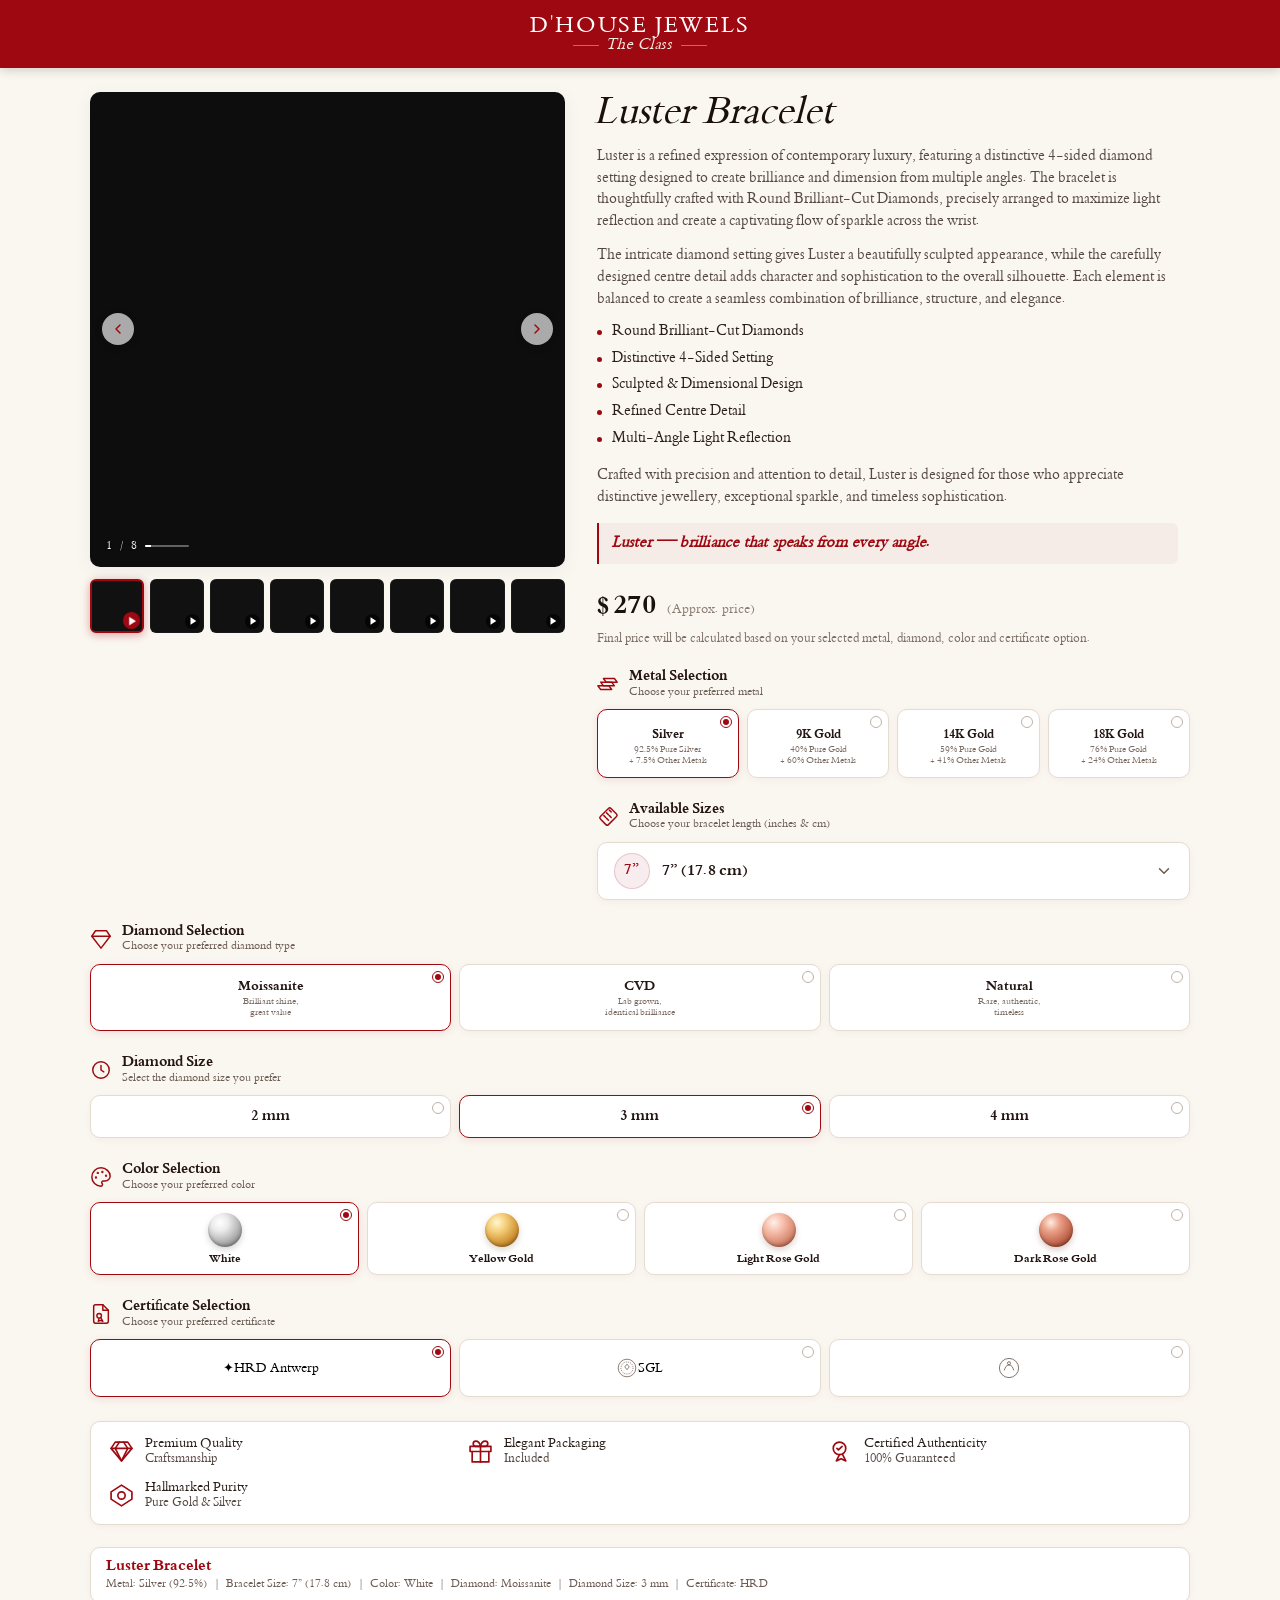
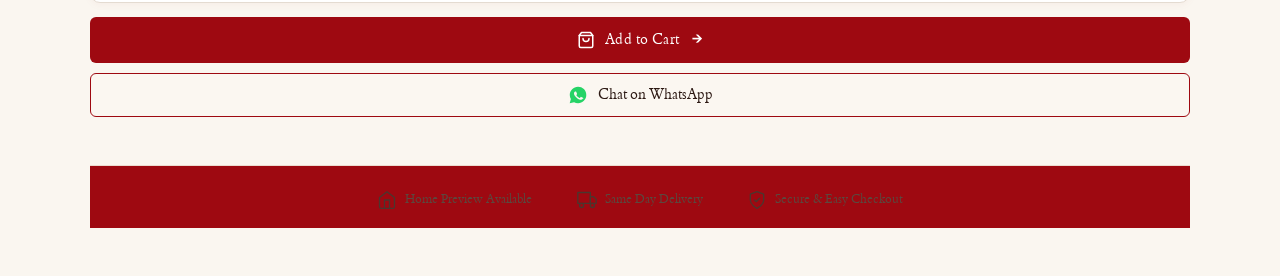
<file: test_var_1.html>
<!DOCTYPE html>
<html lang="en">
<head>
  <meta charset="UTF-8">
  <meta name="viewport" content="width=device-width, initial-scale=1.0">
  <title>D'House Jewels - Luster Bracelet</title>
  <meta name="description" content="Luster is a refined expression of contemporary luxury, featuring a distinctive 4-sided diamond setting designed to create brilliance and dimension from multiple angles.">
  
  <!-- Google Fonts -->
  <link rel="preconnect" href="https://fonts.googleapis.com">
  <link rel="preconnect" href="https://fonts.gstatic.com" crossorigin>
  <link href="https://fonts.googleapis.com/css2?family=Alex+Brush&family=Cinzel:wght@400;500;600;700&family=Cormorant+Garamond:ital,wght@0,400;0,500;0,600;0,700;1,400;1,500;1,600;1,700&family=Montserrat:wght@300;400;500;600;700&family=Outfit:wght@300;400;500;600;700&display=swap" rel="stylesheet">
  
  <!-- Stylesheet -->
  <link rel="stylesheet" href="style.css">
</head>
<body>

  <!-- Top Navigation Header -->
  <header class="site-header">
    <div class="header-container">
      <!-- Brand Logo -->
      <a href="#" class="brand-logo-wrap">
        <div class="brand-text-wrap">
          <span class="brand-title">D'HOUSE JEWELS</span>
          <div class="brand-sub">
            <span class="sub-line"></span>
            <span class="sub-text">The Class</span>
            <span class="sub-line"></span>
          </div>
        </div>
      </a>
    </div>
  </header>

  <!-- Main Product Showcase -->
  <main class="product-page">
    <div class="product-container">
      
      <!-- LEFT COLUMN: Gallery & Value Badges -->
      <section class="gallery-column">
        <!-- Main Video Display Container -->
        <div class="main-slider-card">
          <video id="mainDisplayVideo" class="main-product-video" src="https://palakbhalodiya005.github.io/d-house-video/M1.mp4" autoplay muted loop playsinline preload="auto"></video>



          <!-- Navigation Arrow Left -->
          <button class="slider-arrow arrow-left" id="prevSlideBtn" aria-label="Previous video">
            <svg viewBox="0 0 24 24" width="16" height="16" stroke="currentColor" stroke-width="2.2" fill="none" stroke-linecap="round" stroke-linejoin="round">
              <polyline points="15 18 9 12 15 6"></polyline>
            </svg>
          </button>

          <!-- Navigation Arrow Right -->
          <button class="slider-arrow arrow-right" id="nextSlideBtn" aria-label="Next video">
            <svg viewBox="0 0 24 24" width="16" height="16" stroke="currentColor" stroke-width="2.2" fill="none" stroke-linecap="round" stroke-linejoin="round">
              <polyline points="9 18 15 12 9 6"></polyline>
            </svg>
          </button>

          <!-- Slide Counter Badge -->
          <div class="slide-indicator">
            <span id="currentSlideNum">1</span>/<span id="totalSlidesNum">8</span>
            <div class="indicator-bar"><div class="indicator-fill" id="indicatorFill"></div></div>
          </div>
        </div>

        <!-- Thumbnails Row (M1 to M8 Video Showcase) -->
        <div class="thumbnail-strip" id="thumbnailStrip">
          <button class="thumb-item active" data-index="0" aria-label="Video 1">
            <video class="thumb-video" src="https://palakbhalodiya005.github.io/d-house-video/M1.mp4#t=0.1" muted preload="metadata" playsinline></video>
            <span class="video-play-badge">
              <svg viewBox="0 0 24 24" width="10" height="10" fill="currentColor">
                <polygon points="6 3 20 12 6 21 6 3"></polygon>
              </svg>
            </span>
          </button>
          <button class="thumb-item" data-index="1" aria-label="Video 2">
            <video class="thumb-video" src="https://palakbhalodiya005.github.io/d-house-video/M2.mp4#t=0.1" muted preload="metadata" playsinline></video>
            <span class="video-play-badge">
              <svg viewBox="0 0 24 24" width="10" height="10" fill="currentColor">
                <polygon points="6 3 20 12 6 21 6 3"></polygon>
              </svg>
            </span>
          </button>
          <button class="thumb-item" data-index="2" aria-label="Video 3">
            <video class="thumb-video" src="https://palakbhalodiya005.github.io/d-house-video/M3.mp4#t=0.1" muted preload="metadata" playsinline></video>
            <span class="video-play-badge">
              <svg viewBox="0 0 24 24" width="10" height="10" fill="currentColor">
                <polygon points="6 3 20 12 6 21 6 3"></polygon>
              </svg>
            </span>
          </button>
          <button class="thumb-item" data-index="3" aria-label="Video 4">
            <video class="thumb-video" src="https://palakbhalodiya005.github.io/d-house-video/M4.mp4#t=0.1" muted preload="metadata" playsinline></video>
            <span class="video-play-badge">
              <svg viewBox="0 0 24 24" width="10" height="10" fill="currentColor">
                <polygon points="6 3 20 12 6 21 6 3"></polygon>
              </svg>
            </span>
          </button>
          <button class="thumb-item" data-index="4" aria-label="Video 5">
            <video class="thumb-video" src="https://palakbhalodiya005.github.io/d-house-video/M5.mp4#t=0.1" muted preload="metadata" playsinline></video>
            <span class="video-play-badge">
              <svg viewBox="0 0 24 24" width="10" height="10" fill="currentColor">
                <polygon points="6 3 20 12 6 21 6 3"></polygon>
              </svg>
            </span>
          </button>
          <button class="thumb-item" data-index="5" aria-label="Video 6">
            <video class="thumb-video" src="https://palakbhalodiya005.github.io/d-house-video/M6.mp4#t=0.1" muted preload="metadata" playsinline></video>
            <span class="video-play-badge">
              <svg viewBox="0 0 24 24" width="10" height="10" fill="currentColor">
                <polygon points="6 3 20 12 6 21 6 3"></polygon>
              </svg>
            </span>
          </button>
          <button class="thumb-item" data-index="6" aria-label="Video 7">
            <video class="thumb-video" src="https://palakbhalodiya005.github.io/d-house-video/M7.mp4#t=0.1" muted preload="metadata" playsinline></video>
            <span class="video-play-badge">
              <svg viewBox="0 0 24 24" width="10" height="10" fill="currentColor">
                <polygon points="6 3 20 12 6 21 6 3"></polygon>
              </svg>
            </span>
          </button>
          <button class="thumb-item" data-index="7" aria-label="Video 8">
            <video class="thumb-video" src="https://palakbhalodiya005.github.io/d-house-video/M8.mp4#t=0.1" muted preload="metadata" playsinline></video>
            <span class="video-play-badge">
              <svg viewBox="0 0 24 24" width="10" height="10" fill="currentColor">
                <polygon points="6 3 20 12 6 21 6 3"></polygon>
              </svg>
            </span>
          </button>
        </div>

      </section>

      <!-- RIGHT COLUMN: Product Information & Customizer -->
      <section class="details-column">
        <!-- Product Title -->
        <h1 class="product-title">Luster Bracelet</h1>

        <!-- Product Description -->
        <div class="product-description">
          <p>
            Luster is a refined expression of contemporary luxury, featuring a distinctive 4-sided diamond setting designed to create brilliance and dimension from multiple angles. The bracelet is thoughtfully crafted with Round Brilliant-Cut Diamonds, precisely arranged to maximize light reflection and create a captivating flow of sparkle across the wrist.
          </p>
          <p>
            The intricate diamond setting gives Luster a beautifully sculpted appearance, while the carefully designed centre detail adds character and sophistication to the overall silhouette. Each element is balanced to create a seamless combination of brilliance, structure, and elegance.
          </p>
          <ul class="description-highlights">
            <li>Round Brilliant-Cut Diamonds</li>
            <li>Distinctive 4-Sided Setting</li>
            <li>Sculpted &amp; Dimensional Design</li>
            <li>Refined Centre Detail</li>
            <li>Multi-Angle Light Reflection</li>
          </ul>
          <p>
            Crafted with precision and attention to detail, Luster is designed for those who appreciate distinctive jewellery, exceptional sparkle, and timeless sophistication.
          </p>
          <p class="description-tagline">
            Luster — brilliance that speaks from every angle. 
          </p>
        </div>

        <!-- Pricing Block -->
        <div class="price-section">
          <div class="price-row">
            <span class="currency-symbol">$</span>
            <span class="main-price" id="priceDisplay">270</span>
            <span class="approx-tag">(Approx. price)</span>
          </div>
          <p class="price-disclaimer">
            Final price will be calculated based on your selected metal, diamond, color and certificate option.
          </p>
        </div>

        <!-- SECTION 1: Metal Selection -->
        <div class="option-group" id="metalGroup">
          <div class="option-header">
            <div class="option-header-icon">
              <!-- Ingot/Bullion stack icon -->
              <svg viewBox="0 0 24 24" width="22" height="22" stroke="#9E0911" stroke-width="1.6" fill="none" stroke-linecap="round" stroke-linejoin="round">
                <path d="M4 10h12l3 4H7l-3-4z"></path>
                <path d="M7 6h12l3 4H10L7 6z"></path>
                <path d="M1 14h12l3 4H4l-3-4z"></path>
              </svg>
            </div>
            <div class="option-header-title">
              <h3>Metal Selection</h3>
              <p>Choose your preferred metal</p>
            </div>
          </div>

          <div class="metal-selection-wrapper">
            <!-- Metal Spheres Grid (Selectable) -->
            <div class="cards-grid grid-4-cols" id="metalSpheresGrid">
              <!-- Silver -->
              <button class="choice-card active" data-type="metal" data-value="Silver" data-purity="92.5%" data-price="260" aria-selected="true">
                <span class="radio-indicator"></span>
                <span class="card-title">Silver</span>
                <div class="card-detail">
                  <span>92.5% Pure Silver</span>
                  <span>+ 7.5% Other Metals</span>
                </div>
              </button>

              <!-- 9K Gold -->
              <button class="choice-card" data-type="metal" data-value="9K Gold" data-purity="40%" data-price="480" aria-selected="false">
                <span class="radio-indicator"></span>
                <span class="card-title">9K Gold</span>
                <div class="card-detail">
                  <span>40% Pure Gold</span>
                  <span>+ 60% Other Metals</span>
                </div>
              </button>

              <!-- 14K Gold -->
              <button class="choice-card" data-type="metal" data-value="14K Gold" data-purity="59%" data-price="750" aria-selected="false">
                <span class="radio-indicator"></span>
                <span class="card-title">14K Gold</span>
                <div class="card-detail">
                  <span>59% Pure Gold</span>
                  <span>+ 41% Other Metals</span>
                </div>
              </button>

              <!-- 18K Gold -->
              <button class="choice-card" data-type="metal" data-value="18K Gold" data-purity="76%" data-price="990" aria-selected="false">
                <span class="radio-indicator"></span>
                <span class="card-title">18K Gold</span>
                <div class="card-detail">
                  <span>76% Pure Gold</span>
                  <span>+ 24% Other Metals</span>
                </div>
              </button>
            </div>
          </div>
        </div>

        <!-- SECTION 2: Available Sizes (Bracelet Size) -->
        <div class="option-group" id="braceletSizeGroup">
          <div class="option-header">
            <div class="option-header-icon">
              <!-- Ruler / Measuring tape icon -->
              <svg viewBox="0 0 24 24" width="22" height="22" stroke="#9E0911" stroke-width="1.6" fill="none" stroke-linecap="round" stroke-linejoin="round">
                <path d="M21.3 8.7l-6-6a2 2 0 0 0-2.8 0L3.7 11.5a2 2 0 0 0 0 2.8l6 6a2 2 0 0 0 2.8 0l8.8-8.8a2 2 0 0 0 0-2.8z"></path>
                <path d="M7.5 10.5l2 2"></path>
                <path d="M10.5 7.5l2 2"></path>
                <path d="M13.5 4.5l2 2"></path>
                <path d="M10.5 13.5l2 2"></path>
                <path d="M13.5 10.5l2 2"></path>
              </svg>
            </div>
            <div class="option-header-title">
              <h3>Available Sizes</h3>
              <p>Choose your bracelet length (inches &amp; cm)</p>
            </div>
          </div>

          <!-- Luxury Custom Dropdown Container -->
          <div class="luxury-dropdown-container" id="braceletSizeDropdown">
            <button type="button" class="luxury-dropdown-trigger" id="sizeDropdownTrigger" aria-haspopup="listbox" aria-expanded="false" aria-controls="sizeDropdownMenu">
              <div class="trigger-selected-wrap">
                <span class="trigger-size-badge" id="triggerSizeBadge">7”</span>
                <span class="trigger-main-text" id="triggerSelectedText">7” (17.8 cm)</span>
              </div>
              <svg class="dropdown-chevron-icon" viewBox="0 0 24 24" width="18" height="18" stroke="currentColor" stroke-width="2" fill="none" stroke-linecap="round" stroke-linejoin="round">
                <polyline points="6 9 12 15 18 9"></polyline>
              </svg>
            </button>

            <!-- Dropdown Menu / Listbox -->
            <div class="luxury-dropdown-menu" id="sizeDropdownMenu" role="listbox" aria-label="Available Sizes">
              <div class="luxury-dropdown-item" data-value="5” (12.7 cm)" data-size="5”" data-addprice="0" role="option" aria-selected="false">
                <span class="dropdown-radio"></span>
                <span class="item-size-val">5” <span class="item-cm-val">(12.7 cm)</span></span>
              </div>

              <div class="luxury-dropdown-item" data-value="5.5” (14 cm)" data-size="5.5”" data-addprice="0" role="option" aria-selected="false">
                <span class="dropdown-radio"></span>
                <span class="item-size-val">5.5” <span class="item-cm-val">(14 cm)</span></span>
              </div>

              <div class="luxury-dropdown-item" data-value="6” (15.2 cm)" data-size="6”" data-addprice="0" role="option" aria-selected="false">
                <span class="dropdown-radio"></span>
                <span class="item-size-val">6” <span class="item-cm-val">(15.2 cm)</span></span>
              </div>

              <div class="luxury-dropdown-item" data-value="6.5” (16.5 cm)" data-size="6.5”" data-addprice="0" role="option" aria-selected="false">
                <span class="dropdown-radio"></span>
                <span class="item-size-val">6.5” <span class="item-cm-val">(16.5 cm)</span></span>
              </div>

              <div class="luxury-dropdown-item active" data-value="7” (17.8 cm)" data-size="7”" data-addprice="0" role="option" aria-selected="true">
                <span class="dropdown-radio"></span>
                <span class="item-size-val">7” <span class="item-cm-val">(17.8 cm)</span></span>
              </div>

              <div class="luxury-dropdown-item" data-value="7.5” (19.1 cm)" data-size="7.5”" data-addprice="0" role="option" aria-selected="false">
                <span class="dropdown-radio"></span>
                <span class="item-size-val">7.5” <span class="item-cm-val">(19.1 cm)</span></span>
              </div>

              <div class="luxury-dropdown-item" data-value="8” (20.3 cm)" data-size="8”" data-addprice="0" role="option" aria-selected="false">
                <span class="dropdown-radio"></span>
                <span class="item-size-val">8” <span class="item-cm-val">(20.3 cm)</span></span>
              </div>

              <div class="luxury-dropdown-item" data-value="8.5” (21.6 cm)" data-size="8.5”" data-addprice="0" role="option" aria-selected="false">
                <span class="dropdown-radio"></span>
                <span class="item-size-val">8.5” <span class="item-cm-val">(21.6 cm)</span></span>
              </div>

              <div class="luxury-dropdown-item" data-value="9” (22.9 cm)" data-size="9”" data-addprice="0" role="option" aria-selected="false">
                <span class="dropdown-radio"></span>
                <span class="item-size-val">9” <span class="item-cm-val">(22.9 cm)</span></span>
              </div>

              <div class="luxury-dropdown-item" data-value="9.5” (24.1 cm)" data-size="9.5”" data-addprice="0" role="option" aria-selected="false">
                <span class="dropdown-radio"></span>
                <span class="item-size-val">9.5” <span class="item-cm-val">(24.1 cm)</span></span>
              </div>

              <div class="luxury-dropdown-item" data-value="10” (25.4 cm)" data-size="10”" data-addprice="0" role="option" aria-selected="false">
                <span class="dropdown-radio"></span>
                <span class="item-size-val">10” <span class="item-cm-val">(25.4 cm)</span></span>
              </div>

              <div class="luxury-dropdown-item" data-value="10.5” (26.7 cm)" data-size="10.5”" data-addprice="0" role="option" aria-selected="false">
                <span class="dropdown-radio"></span>
                <span class="item-size-val">10.5” <span class="item-cm-val">(26.7 cm)</span></span>
              </div>
            </div>
          </div>
          </div>
        </div>

        <!-- SECTION 3: Diamond Selection -->
        <div class="option-group" id="diamondGroup">
          <div class="option-header">
            <div class="option-header-icon">
              <!-- Diamond outline icon -->
              <svg viewBox="0 0 24 24" width="22" height="22" stroke="#9E0911" stroke-width="1.6" fill="none" stroke-linecap="round" stroke-linejoin="round">
                <polygon points="6 3 18 3 22 9 12 22 2 9 6 3"></polygon>
                <line x1="2" y1="9" x2="22" y2="9"></line>
              </svg>
            </div>
            <div class="option-header-title">
              <h3>Diamond Selection</h3>
              <p>Choose your preferred diamond type</p>
            </div>
          </div>

          <div class="cards-grid grid-3-cols" id="diamondGrid">
            <!-- Moissanite -->
            <button class="choice-card active" data-type="diamond" data-value="Moissanite" data-addprice="0" aria-selected="true">
              <span class="radio-indicator"></span>
              <span class="card-title">Moissanite</span>
              <div class="card-detail">
                <span>Brilliant shine,</span>
                <span>great value</span>
              </div>
            </button>

            <!-- CVD -->
            <button class="choice-card" data-type="diamond" data-value="CVD" data-addprice="1210" aria-selected="false">
              <span class="radio-indicator"></span>
              <span class="card-title">CVD</span>
              <div class="card-detail">
                <span>Lab grown,</span>
                <span>identical brilliance</span>
              </div>
            </button>

            <!-- Natural -->
            <button class="choice-card" data-type="diamond" data-value="Natural" data-addprice="6710" aria-selected="false">
              <span class="radio-indicator"></span>
              <span class="card-title">Natural</span>
              <div class="card-detail">
                <span>Rare, authentic,</span>
                <span>timeless</span>
              </div>
            </button>
          </div>
        </div>

        <!-- SECTION 3: Diamond Size -->
        <div class="option-group" id="sizeGroup">
          <div class="option-header">
            <div class="option-header-icon">
              <!-- Caliper / Gauge / Circle icon -->
              <svg viewBox="0 0 24 24" width="22" height="22" stroke="#9E0911" stroke-width="1.6" fill="none" stroke-linecap="round" stroke-linejoin="round">
                <circle cx="12" cy="12" r="9"></circle>
                <polyline points="12 7 12 12 15 14"></polyline>
              </svg>
            </div>
            <div class="option-header-title">
              <h3>Diamond Size</h3>
              <p>Select the diamond size you prefer</p>
            </div>
          </div>

          <div class="cards-grid grid-3-cols" id="sizeGrid">
            <!-- 2 mm -->
            <button class="choice-card size-card" data-type="size" data-value="2 mm" data-addprice="-10" aria-selected="false">
              <span class="radio-indicator"></span>
              <span class="size-title">2 mm</span>
            </button>

            <!-- 3 mm -->
            <button class="choice-card size-card active" data-type="size" data-value="3 mm" data-addprice="0" aria-selected="true">
              <span class="radio-indicator"></span>
              <span class="size-title">3 mm</span>
            </button>

            <!-- 4 mm -->
            <button class="choice-card size-card" data-type="size" data-value="4 mm" data-addprice="10" aria-selected="false">
              <span class="radio-indicator"></span>
              <span class="size-title">4 mm</span>
            </button>
          </div>
        </div>

        <!-- SECTION 4: Color Selection -->
        <div class="option-group" id="colorGroup">
          <div class="option-header">
            <div class="option-header-icon">
              <!-- Artist Palette Icon -->
              <svg viewBox="0 0 24 24" width="22" height="22" stroke="#9E0911" stroke-width="1.6" fill="none" stroke-linecap="round" stroke-linejoin="round">
                <circle cx="13.5" cy="6.5" r=".5" fill="#9E0911"></circle>
                <circle cx="17.5" cy="10.5" r=".5" fill="#9E0911"></circle>
                <circle cx="8.5" cy="7.5" r=".5" fill="#9E0911"></circle>
                <circle cx="6.5" cy="12.5" r=".5" fill="#9E0911"></circle>
                <path d="M12 2C6.5 2 2 6.5 2 12s4.5 10 10 10c.926 0 1.648-.746 1.648-1.688 0-.437-.18-.835-.437-1.125-.29-.289-.438-.652-.438-1.125a1.64 1.64 0 0 1 1.668-1.668h1.996c3.051 0 5.555-2.503 5.555-5.554C21.992 6.512 17.48 2 12 2z"></path>
              </svg>
            </div>
            <div class="option-header-title">
              <h3>Color Selection</h3>
              <p>Choose your preferred color</p>
            </div>
          </div>

          <div class="cards-grid grid-4-cols" id="colorGrid">
            <!-- White -->
            <button class="choice-card color-card active" data-type="color" data-value="White" aria-selected="true">
              <span class="radio-indicator"></span>
              <div class="sphere-icon sphere-silver"></div>
              <span class="color-title">White</span>
            </button>

            <!-- Yellow Gold -->
            <button class="choice-card color-card" data-type="color" data-value="Yellow Gold" aria-selected="false">
              <span class="radio-indicator"></span>
              <div class="sphere-icon sphere-gold-yellow"></div>
              <span class="color-title">Yellow Gold</span>
            </button>

            <!-- Light Rose Gold -->
            <button class="choice-card color-card" data-type="color" data-value="Light Rose Gold" aria-selected="false">
              <span class="radio-indicator"></span>
              <div class="sphere-icon sphere-gold-14k"></div>
              <span class="color-title">Light Rose Gold</span>
            </button>

            <!-- Dark Rose Gold -->
            <button class="choice-card color-card" data-type="color" data-value="Dark Rose Gold" aria-selected="false">
              <span class="radio-indicator"></span>
              <div class="sphere-icon sphere-gold-18k"></div>
              <span class="color-title">Dark Rose Gold</span>
            </button>
          </div>
        </div>

        <!-- SECTION 5: Certificate Selection -->
        <div class="option-group" id="certGroup">
          <div class="option-header">
            <div class="option-header-icon">
              <!-- Certificate document with ribbon seal -->
              <svg viewBox="0 0 24 24" width="22" height="22" stroke="#9E0911" stroke-width="1.6" fill="none" stroke-linecap="round" stroke-linejoin="round">
                <path d="M14 2H6a2 2 0 0 0-2 2v16a2 2 0 0 0 2 2h12a2 2 0 0 0 2-2V8z"></path>
                <polyline points="14 2 14 8 20 8"></polyline>
                <circle cx="10" cy="14" r="2.5"></circle>
                <path d="M12 16.5l2 3.5-2.5-1-2.5 1 1-3.5"></path>
              </svg>
            </div>
            <div class="option-header-title">
              <h3>Certificate Selection</h3>
              <p>Choose your preferred certificate</p>
            </div>
          </div>

          <div class="cards-grid grid-3-cols" id="certGrid">
            <!-- HRD Antwerp -->
            <button class="choice-card cert-card active" data-type="certificate" data-value="HRD" data-certname="HRD Antwerp" aria-selected="true">
              <span class="radio-indicator"></span>
              <div class="cert-logo-container">
                <span class="hrd-star">✦</span>
                <span class="hrd-brand">HRD Antwerp</span>
              </div>
            </button>

            <!-- SGL -->
            <button class="choice-card cert-card" data-type="certificate" data-value="SGL" data-certname="SGL" aria-selected="false">
              <span class="radio-indicator"></span>
              <div class="cert-logo-container">
                <svg class="sgl-crest" viewBox="0 0 40 40" width="22" height="22" stroke="#77685d" stroke-width="1.5" fill="none">
                  <circle cx="20" cy="20" r="16"></circle>
                  <circle cx="20" cy="20" r="11" stroke-dasharray="2 2"></circle>
                  <polygon points="20,13 24,18 20,23 16,18"></polygon>
                </svg>
                <span class="sgl-text">SGL</span>
              </div>
            </button>

            <!-- IGI -->
            <button class="choice-card cert-card" data-type="certificate" data-value="IGI" data-certname="IGI" aria-selected="false">
              <span class="radio-indicator"></span>
              <div class="cert-logo-container">
                <svg class="igi-crest" viewBox="0 0 40 40" width="24" height="24" stroke="#77685d" stroke-width="1.5" fill="none">
                  <circle cx="20" cy="20" r="16"></circle>
                  <path d="M12 24c2-5 3-9 8-9s6 4 8 9"></path>
                  <circle cx="20" cy="12" r="2.5"></circle>
                </svg>
              </div>
            </button>
          </div>
        </div>

        <!-- Product Trust & Assurance Features (After Certificate Selection) -->
        <div class="product-features-row">
          <!-- Feature 1: Premium Quality Craftsmanship (Requested) -->
          <div class="product-feature-item">
            <div class="feature-icon-wrap">
              <svg viewBox="0 0 24 24" width="28" height="28" stroke="#9E0911" stroke-width="1.6" fill="none" stroke-linecap="round" stroke-linejoin="round">
                <path d="M6 3h12l4 6-10 12L2 9z"></path>
                <path d="M10 3L6 9l6 12 6-12-4-6"></path>
                <path d="M2 9h20"></path>
              </svg>
            </div>
            <div class="feature-text-wrap">
              <span class="feature-title">Premium Quality</span>
              <span class="feature-sub">Craftsmanship</span>
            </div>
          </div>

          <!-- Feature 2: Elegant Packaging Included (Requested) -->
          <div class="product-feature-item">
            <div class="feature-icon-wrap">
              <svg viewBox="0 0 24 24" width="28" height="28" stroke="#9E0911" stroke-width="1.6" fill="none" stroke-linecap="round" stroke-linejoin="round">
                <polyline points="20 12 20 22 4 22 4 12"></polyline>
                <rect x="2" y="7" width="20" height="5"></rect>
                <line x1="12" y1="22" x2="12" y2="7"></line>
                <path d="M12 7H7.5a2.5 2.5 0 0 1 0-5C11 2 12 7 12 7z"></path>
                <path d="M12 7h4.5a2.5 2.5 0 0 0 0-5C13 2 12 7 12 7z"></path>
              </svg>
            </div>
            <div class="feature-text-wrap">
              <span class="feature-title">Elegant Packaging</span>
              <span class="feature-sub">Included</span>
            </div>
          </div>

          <!-- Feature 3: Certified Authenticity 100% Guaranteed -->
          <div class="product-feature-item">
            <div class="feature-icon-wrap">
              <svg viewBox="0 0 24 24" width="28" height="28" stroke="#9E0911" stroke-width="1.6" fill="none" stroke-linecap="round" stroke-linejoin="round">
                <circle cx="12" cy="9" r="6"></circle>
                <path d="M12 15l-3 6 4.5-2 4.5 2-3-6"></path>
                <polyline points="9.5 9 11 10.5 14.5 7"></polyline>
              </svg>
            </div>
            <div class="feature-text-wrap">
              <span class="feature-title">Certified Authenticity</span>
              <span class="feature-sub">100% Guaranteed</span>
            </div>
          </div>

          <!-- Feature 4: Hallmarked Purity (Gold & Silver) -->
          <div class="product-feature-item">
            <div class="feature-icon-wrap">
              <svg viewBox="0 0 24 24" width="28" height="28" stroke="#9E0911" stroke-width="1.6" fill="none" stroke-linecap="round" stroke-linejoin="round">
                <polygon points="12 2 22 8.5 22 15.5 12 22 2 15.5 2 8.5"></polygon>
                <circle cx="12" cy="12" r="3.5"></circle>
              </svg>
            </div>
            <div class="feature-text-wrap">
              <span class="feature-title">Hallmarked Purity</span>
              <span class="feature-sub">Pure Gold &amp; Silver</span>
            </div>
          </div>
        </div>

        <!-- Sticky / Inline Configuration Summary Pill -->
        <div class="selected-spec-pill" id="selectedSpecPill">
          <div class="spec-info">
            <h4 class="spec-title">Luster Bracelet</h4>
            <p class="spec-summary" id="specSummaryText">
              Metal: Silver (92.5%) &nbsp;|&nbsp; Bracelet Size: 7” (17.8 cm) &nbsp;|&nbsp; Color: White &nbsp;|&nbsp; Diamond: Moissanite &nbsp;|&nbsp; Diamond Size: 3 mm &nbsp;|&nbsp; Certificate: HRD
            </p>
          </div>
        </div>

        <!-- Action Call-To-Action Buttons -->
        <div class="cta-actions">
          <!-- Add to Cart Button -->
          <button class="primary-btn add-to-cart-btn" id="addToCartBtn">
            <svg viewBox="0 0 24 24" width="18" height="18" stroke="currentColor" stroke-width="2" fill="none" stroke-linecap="round" stroke-linejoin="round">
              <path d="M6 2L3 6v14a2 2 0 0 0 2 2h14a2 2 0 0 0 2-2V6l-3-4z"></path>
              <line x1="3" y1="6" x2="21" y2="6"></line>
              <path d="M16 10a4 4 0 0 1-8 0"></path>
            </svg>
            <span>Add to Cart</span>
            <span class="btn-arrow">&rarr;</span>
          </button>

          <!-- Chat on WhatsApp Button -->
          <button class="secondary-btn whatsapp-btn" id="whatsappBtn">
            <!-- WhatsApp Icon -->
            <svg viewBox="0 0 24 24" width="20" height="20" fill="#25D366">
              <path d="M12.04 2c-5.46 0-9.91 4.45-9.91 9.91 0 1.75.46 3.45 1.32 4.95L2.05 22l5.25-1.38c1.45.79 3.08 1.21 4.74 1.21 5.46 0 9.91-4.45 9.91-9.91 0-2.65-1.03-5.14-2.9-7.01A9.816 9.816 0 0 0 12.04 2zm5.8 14.17c-.24.68-1.2 1.34-1.89 1.48-.48.1-1.09.18-3.17-.68-2.67-1.1-4.41-3.79-4.54-3.97-.13-.18-1.08-1.44-1.08-2.75 0-1.31.69-1.95.93-2.22.25-.26.54-.33.72-.33.19 0 .37 0 .53.01.17.01.4.06.63.54.23.49.8 1.95.87 2.1.07.14.11.31.02.5-.09.18-.13.3-.27.46-.13.16-.28.36-.4.49-.13.14-.27.29-.12.56.16.27.7 1.15 1.5 1.86 1.03.92 1.9 1.2 2.17 1.34.27.13.43.11.59-.07.16-.18.69-.8.87-1.08.19-.27.37-.23.63-.13.26.09 1.63.77 1.91.91.28.14.47.21.54.33.07.11.07.66-.17 1.34z"></path>
            </svg>
            <span>Chat on WhatsApp</span>
          </button>
        </div>

      </section>
    </div>

    <!-- Bottom Feature Trust Badges Strip -->
    <footer class="trust-footer-strip">
      <div class="trust-badge-item">
        <svg viewBox="0 0 24 24" width="20" height="20" stroke="#4a372f" stroke-width="1.6" fill="none" stroke-linecap="round" stroke-linejoin="round">
          <path d="M3 9l9-7 9 7v11a2 2 0 0 1-2 2H5a2 2 0 0 1-2-2z"></path>
          <polyline points="9 22 9 12 15 12 15 22"></polyline>
        </svg>
        <span>Home Preview Available</span>
      </div>

      <div class="trust-badge-item">
        <svg viewBox="0 0 24 24" width="20" height="20" stroke="#4a372f" stroke-width="1.6" fill="none" stroke-linecap="round" stroke-linejoin="round">
          <rect x="1" y="3" width="15" height="13"></rect>
          <polygon points="16 8 20 8 23 11 23 16 16 16 16 8"></polygon>
          <circle cx="5.5" cy="18.5" r="2.5"></circle>
          <circle cx="18.5" cy="18.5" r="2.5"></circle>
        </svg>
        <span>Same Day Delivery</span>
      </div>

      <div class="trust-badge-item">
        <svg viewBox="0 0 24 24" width="20" height="20" stroke="#4a372f" stroke-width="1.6" fill="none" stroke-linecap="round" stroke-linejoin="round">
          <path d="M12 22s8-4 8-10V5l-8-3-8 3v7c0 6 8 10 8 10z"></path>
          <polyline points="9 12 11 14 15 10"></polyline>
        </svg>
        <span>Secure &amp; Easy Checkout</span>
      </div>
    </footer>
  </main>

  <!-- Notification Toast -->
  <div class="toast-notification" id="toastNotification">
    <div class="toast-content">
      <svg viewBox="0 0 24 24" width="20" height="20" stroke="#25d366" stroke-width="2.5" fill="none" stroke-linecap="round" stroke-linejoin="round">
        <polyline points="20 6 9 17 4 12"></polyline>
      </svg>
      <span id="toastMessage">Item added to your shopping bag!</span>
    </div>
  </div>

  <!-- JavaScript File -->
  <script src="script.js?v=3.5"></script>
</body>
</html>
</file>
<file: style.css>
/* ==========================================================================
   D'House Jewels - THE CLASS - Product Page Styling
   Exact replica of high-end luxury jewellery UI
   Responsive & perfectly fitted to window at all resolutions
   ========================================================================== */

/* Custom Typography - Embedded Base64 for guaranteed offline & file:/// protocol compatibility */
@font-face {
  font-family: 'Brother Signature';
  src: url('[data-uri]') format('opentype'),
    url('fonts/BrotherSignature.otf') format('opentype');
  font-weight: normal;
  font-style: normal;
  font-display: block;
}

/* Primary Brand & Typography - XB Niloofar (XBnilofar) */
@font-face {
  font-family: 'XB Niloofar';
  src: local('XB Niloofar'), local('XBnilofar'), local('XBNiloofar'),
    url('fonts/XBNiloofar.woff') format('woff'),
    url('fonts/XBNiloofar.ttf') format('truetype');
  font-weight: normal;
  font-style: normal;
  font-display: swap;
}

@font-face {
  font-family: 'XBnilofar';
  src: local('XB Niloofar'), local('XBnilofar'), local('XBNiloofar'),
    url('fonts/XBNiloofar.woff') format('woff'),
    url('fonts/XBNiloofar.ttf') format('truetype');
  font-weight: normal;
  font-style: normal;
  font-display: swap;
}

@font-face {
  font-family: 'XB Niloofar';
  src: local('XB Niloofar Bold'), local('XBnilofar Bold'), local('XBNiloofarBd'),
    url('fonts/XBNiloofarBd.woff') format('woff'),
    url('fonts/XBNiloofarBd.ttf') format('truetype');
  font-weight: bold;
  font-style: normal;
  font-display: swap;
}

@font-face {
  font-family: 'XBnilofar';
  src: local('XB Niloofar Bold'), local('XBnilofar Bold'), local('XBNiloofarBd'),
    url('fonts/XBNiloofarBd.woff') format('woff'),
    url('fonts/XBNiloofarBd.ttf') format('truetype');
  font-weight: bold;
  font-style: normal;
  font-display: swap;
}

@font-face {
  font-family: 'XB Niloofar';
  src: local('XB Niloofar Italic'), local('XBnilofar Italic'), local('XBNiloofarIt'),
    url('fonts/XBNiloofarIt.woff') format('woff'),
    url('fonts/XBNiloofarIt.ttf') format('truetype');
  font-weight: normal;
  font-style: italic;
  font-display: swap;
}

@font-face {
  font-family: 'XBnilofar';
  src: local('XB Niloofar Italic'), local('XBnilofar Italic'), local('XBNiloofarIt'),
    url('fonts/XBNiloofarIt.woff') format('woff'),
    url('fonts/XBNiloofarIt.ttf') format('truetype');
  font-weight: normal;
  font-style: italic;
  font-display: swap;
}

:root {
  --bg-parchment: #faf6f0;
  --bg-card: #ffffff;
  --bg-card-soft: #ffffff;
  --bg-header: #9E0911;
  --bg-header-accent: #82070e;

  --primary-color: #9E0911;
  --primary-burgundy: #9E0911;
  --primary-burgundy-hover: #7f070e;
  --border-light: #e4dbd1;
  --border-active: #9E0911;
  --border-focus: #9E0911;

  --text-primary: #221714;
  --text-heading: #1e0204;
  --text-muted: #6e5f56;
  --text-subtle: #8e8076;
  --text-light: #ffffff;

  --font-primary: 'XB Niloofar', 'XBnilofar', 'Outfit', 'Montserrat', -apple-system, BlinkMacSystemFont, 'Segoe UI', Roboto, sans-serif;
  --font-header-brand: 'XB Niloofar', 'XBnilofar', 'Cinzel', serif;
  --font-serif: 'XB Niloofar', 'XBnilofar', 'Playfair Display', 'Cormorant Garamond', Georgia, serif;
  --font-brand: 'XB Niloofar', 'XBnilofar', 'Cormorant Garamond', 'Playfair Display', serif;
  --font-script: 'Brother Signature', 'Alex Brush', cursive;
  --font-sans: 'XB Niloofar', 'XBnilofar', 'Outfit', 'Montserrat', -apple-system, BlinkMacSystemFont, 'Segoe UI', Roboto, sans-serif;

  --radius-sm: 6px;
  --radius-md: 10px;
  --radius-lg: 14px;
  --shadow-subtle: 0 2px 8px rgba(158, 9, 17, 0.04);
  --shadow-hover: 0 4px 14px rgba(158, 9, 17, 0.08);
  --transition: all 0.22s cubic-bezier(0.25, 0.1, 0.25, 1);
}

/* Base & Reset */
*,
*::before,
*::after {
  margin: 0;
  padding: 0;
  box-sizing: border-box;
}

html,
body {
  width: 100%;
  max-width: 100%;
  overflow-x: hidden;
  background-color: var(--bg-parchment);
  color: var(--text-primary);
  font-family: 'XB Niloofar', 'XBnilofar', var(--font-sans);
  line-height: 1.5;
  -webkit-font-smoothing: antialiased;
  -moz-osx-font-smoothing: grayscale;
}

body,
button,
input,
select,
textarea,
h1,
h2,
h3,
h4,
h5,
h6,
.product-title,
.brand-title,
.price-section,
.choice-card,
.cta-actions,
.spec-title,
.feature-title,
.copyright-container {
  font-family: 'XB Niloofar', 'XBnilofar', var(--font-sans);
}

button {
  font-family: inherit;
  border: none;
  background: transparent;
  cursor: pointer;
  outline: none;
}

img {
  max-width: 100%;
  height: auto;
  display: block;
}

/* ==========================================================================
   HEADER SECTION
   ========================================================================== */
.site-header {
  background-color: var(--bg-header);
  color: var(--text-light);
  height: 68px;
  width: 100%;
  position: sticky;
  top: 0;
  z-index: 100;
  box-shadow: 0 2px 10px rgba(0, 0, 0, 0.18);
}

.header-container {
  max-width: 1140px;
  margin: 0 auto;
  height: 100%;
  padding: 0 20px;
  display: flex;
  align-items: center;
  justify-content: center;
  box-sizing: border-box;
}

.icon-btn {
  color: #f7ede4;
  display: flex;
  align-items: center;
  justify-content: center;
  transition: var(--transition);
  padding: 6px;
  border-radius: 50%;
}

.icon-btn:hover {
  color: #ffffff;
  background-color: rgba(255, 255, 255, 0.08);
}

/* Brand Logo */
.brand-logo-wrap {
  display: inline-flex;
  align-items: center;
  justify-content: center;
  gap: 14px;
  text-decoration: none;
}

.brand-logo-img {
  height: 38px;
  width: auto;
  display: block;
}

.brand-text-wrap {
  display: flex;
  flex-direction: column;
  align-items: center;
}

.brand-title {
  color: #ffffff;
  font-family: var(--font-header-brand);
  font-size: 22px;
  font-weight: 500;
  letter-spacing: 1.8px;
  text-decoration: none;
  line-height: 1;
  text-transform: uppercase;
  white-space: nowrap;
  display: inline-flex;
  align-items: center;
}

.brand-sub {
  display: flex;
  align-items: center;
  justify-content: center;
  gap: 8px;
  margin-top: 1px;
}

.brand-sub .sub-line {
  display: inline-block;
  width: 26px;
  height: 1px;
  background-color: rgba(240, 222, 214, 0.45);
}

.brand-sub .sub-text {
  font-family: 'XB Niloofar', 'XBnilofar', serif;
  font-style: italic;
  font-size: 14.5px;
  font-weight: normal;
  letter-spacing: 0.5px;
  color: #f7ede4;
  line-height: 1;
}

/* Header Action Icons */
.header-actions {
  justify-self: end;
  display: flex;
  align-items: center;
  gap: 14px;
}

.wishlist-nav-btn.liked .heart-icon {
  fill: #e53935;
  stroke: #e53935;
  animation: pulseHeart 0.3s ease;
}

@keyframes pulseHeart {
  0% {
    transform: scale(1);
  }

  50% {
    transform: scale(1.25);
  }

  100% {
    transform: scale(1);
  }
}

.cart-btn {
  position: relative;
}

.cart-badge {
  position: absolute;
  top: 1px;
  right: 1px;
  background: transparent;
  color: #ffffff;
  font-size: 10px;
  font-weight: 600;
  line-height: 1;
}

/* ==========================================================================
   MAIN PRODUCT LAYOUT
   ========================================================================== */
.product-page {
  width: 100%;
  max-width: 1140px;
  margin: 0 auto;
  padding: 24px 20px 48px;
  box-sizing: border-box;
}

.product-container {
  display: grid;
  grid-template-columns: minmax(0, 1fr) minmax(0, 1.25fr);
  gap: clamp(20px, 2.5vw, 36px);
  align-items: start;
  width: 100%;
  box-sizing: border-box;
}

/* ==========================================================================
   LEFT COLUMN: GALLERY & VALUE PROPOSITIONS
   ========================================================================== */
.gallery-column {
  display: flex;
  flex-direction: column;
  min-width: 0;
  width: 100%;
}

/* Main Image Slider Container */
.main-slider-card {
  position: relative;
  width: 100%;
  aspect-ratio: 1 / 1;
  max-height: 480px;
  background-color: #efe8dc;
  border-radius: var(--radius-md);
  overflow: hidden;
  box-shadow: 0 4px 20px rgba(0, 0, 0, 0.05);
}

.main-product-image,
.main-product-video {
  width: 100%;
  height: 100%;
  object-fit: cover;
  display: block;
  background-color: #0d0d0d;
  transition: opacity 0.35s ease, transform 0.4s ease;
}

.main-slider-card:hover .main-product-image,
.main-slider-card:hover .main-product-video {
  transform: scale(1.015);
}

/* Voice Muted Overlay Indicator */
.video-sound-indicator {
  position: absolute;
  top: 14px;
  left: 14px;
  display: inline-flex;
  align-items: center;
  gap: 6px;
  padding: 5px 11px;
  border-radius: 20px;
  background: rgba(18, 18, 18, 0.65);
  backdrop-filter: blur(8px);
  -webkit-backdrop-filter: blur(8px);
  border: 1px solid rgba(255, 255, 255, 0.22);
  color: #f7ede4;
  font-size: 11.5px;
  font-weight: 500;
  letter-spacing: 0.4px;
  z-index: 6;
  pointer-events: none;
  box-shadow: 0 2px 10px rgba(0, 0, 0, 0.25);
  user-select: none;
}

.video-sound-indicator svg {
  color: #ff9e9e;
  stroke: #ff9e9e;
}

/* Top Right Overlay Action (Wishlist Heart) */
.image-action-btn {
  position: absolute;
  top: 14px;
  right: 14px;
  width: 34px;
  height: 34px;
  border-radius: 50%;
  background: rgba(255, 255, 255, 0.65);
  backdrop-filter: blur(8px);
  -webkit-backdrop-filter: blur(8px);
  border: 1px solid rgba(255, 255, 255, 0.8);
  color: #9E0911;
  display: flex;
  align-items: center;
  justify-content: center;
  transition: var(--transition);
  cursor: pointer;
  z-index: 6;
  box-shadow: 0 2px 8px rgba(0, 0, 0, 0.12);
}

.image-action-btn:hover {
  background: rgba(255, 255, 255, 0.95);
  color: #e53935;
  transform: scale(1.08);
}

.image-action-btn.liked {
  background: rgba(255, 255, 255, 0.95);
  border-color: rgba(229, 57, 53, 0.3);
}

.image-action-btn.liked .heart-icon {
  fill: #e53935;
  stroke: #e53935;
  animation: pulseHeart 0.3s ease;
}

/* Slider Navigation Arrows */
.slider-arrow {
  position: absolute;
  top: 50%;
  transform: translateY(-50%);
  width: 32px;
  height: 32px;
  border-radius: 50%;
  background: rgba(255, 255, 255, 0.65);
  backdrop-filter: blur(6px);
  -webkit-backdrop-filter: blur(6px);
  color: #9E0911;
  display: flex;
  align-items: center;
  justify-content: center;
  transition: var(--transition);
  box-shadow: 0 2px 8px rgba(0, 0, 0, 0.1);
  z-index: 5;
}

.slider-arrow:hover {
  background: rgba(255, 255, 255, 0.95);
  transform: translateY(-50%) scale(1.08);
}

.arrow-left {
  left: 12px;
}

.arrow-right {
  right: 12px;
}

/* Slide Indicator Counter */
.slide-indicator {
  position: absolute;
  bottom: 12px;
  left: 16px;
  display: flex;
  align-items: center;
  gap: 8px;
  font-size: 11px;
  font-weight: 500;
  color: #ffffff;
  text-shadow: 0 1px 3px rgba(0, 0, 0, 0.6);
  z-index: 5;
}

.indicator-bar {
  width: 44px;
  height: 2px;
  background: rgba(255, 255, 255, 0.35);
  border-radius: 2px;
  overflow: hidden;
}

.indicator-fill {
  width: 12.5%;
  height: 100%;
  background: #ffffff;
  transition: width 0.3s ease;
}

/* Thumbnail Strip - 8-Video Showcase */
.thumbnail-strip {
  display: grid;
  grid-template-columns: repeat(8, 1fr);
  gap: 6px;
  margin-top: 12px;
  width: 100%;
}

.thumb-item {
  width: 100%;
  aspect-ratio: 1 / 1;
  border-radius: var(--radius-sm);
  overflow: hidden;
  border: 1.5px solid transparent;
  background-color: #1a1a1a;
  padding: 0;
  cursor: pointer;
  transition: var(--transition);
  position: relative;
}

.thumb-item img,
.thumb-item video,
.thumb-video {
  width: 100%;
  height: 100%;
  object-fit: cover;
  display: block;
  pointer-events: none;
  background: #111;
  transition: transform 0.25s ease;
}

.thumb-item:hover img,
.thumb-item:hover .thumb-video {
  transform: scale(1.08);
}

.thumb-item.active {
  border: 2px solid var(--primary-burgundy);
  box-shadow: 0 2px 8px rgba(158, 9, 17, 0.35);
}

/* Subtle video play badge on thumbnails */
.video-play-badge {
  position: absolute;
  bottom: 3px;
  right: 3px;
  width: 15px;
  height: 15px;
  border-radius: 50%;
  background: rgba(0, 0, 0, 0.65);
  backdrop-filter: blur(4px);
  -webkit-backdrop-filter: blur(4px);
  color: #ffffff;
  display: flex;
  align-items: center;
  justify-content: center;
  pointer-events: none;
  transition: background 0.2s ease, transform 0.2s ease;
}

.thumb-item:hover .video-play-badge,
.thumb-item.active .video-play-badge {
  background: var(--primary-burgundy);
  transform: scale(1.15);
}

/* Value Proposition Highlights */
.value-props-list {
  display: flex;
  flex-direction: column;
  gap: 16px;
  margin-top: 30px;
  padding-left: 6px;
}

.value-prop-item {
  display: flex;
  align-items: center;
  gap: 16px;
}

.value-icon {
  width: 30px;
  display: flex;
  align-items: center;
  justify-content: center;
  color: var(--primary-burgundy);
  flex-shrink: 0;
}

.value-text {
  display: flex;
  flex-direction: column;
}

.prop-title {
  font-size: 12px;
  font-weight: 400;
  color: var(--text-muted);
  line-height: 1.25;
}

.prop-sub {
  font-size: 12px;
  font-weight: 400;
  color: var(--text-muted);
  line-height: 1.25;
}

/* Brand Sentiment / Cursive Script */
.brand-sentiment {
  margin-top: 36px;
  text-align: center;
  padding: 8px 0 16px;
}

.sentiment-graphic {
  display: inline-block;
  width: 100%;
  max-width: 330px;
  height: auto;
  vertical-align: middle;
  filter: contrast(1.02);
  transition: transform 0.25s ease, opacity 0.25s ease;
}

.sentiment-graphic:hover {
  transform: translateY(-1px);
  opacity: 0.95;
}

.script-quote {
  font-family: var(--font-script);
  font-size: clamp(28px, 2.8vw, 36px);
  color: #9E0911;
  line-height: 1.25;
  letter-spacing: 0.1px;
  margin: 0;
  display: inline-block;
  -webkit-font-smoothing: antialiased;
  -moz-osx-font-smoothing: grayscale;
  text-rendering: optimizeLegibility;
}

.sentiment-sub {
  display: flex;
  align-items: center;
  justify-content: center;
  gap: 16px;
  margin-top: 10px;
}

.sentiment-line {
  display: inline-block;
  width: 50px;
  height: 1px;
  background-color: #d1c7bc;
}

.sentiment-text {
  font-family: var(--font-sans);
  font-size: 10.5px;
  font-weight: 500;
  letter-spacing: 3.5px;
  color: #5c5550;
  text-transform: uppercase;
}

/* ==========================================================================
   RIGHT COLUMN: PRODUCT DETAILS & CUSTOMIZER
   ========================================================================== */
.details-column {
  display: flex;
  flex-direction: column;
  min-width: 0;
  width: 100%;
}

/* Collection Header Tag & Line */
.collection-header {
  display: flex;
  align-items: center;
  gap: 14px;
  margin-bottom: 6px;
  width: 100%;
}

.collection-tag {
  font-size: 10.5px;
  font-weight: 600;
  letter-spacing: 2px;
  color: #5c433b;
  white-space: nowrap;
}

.header-divider-line {
  flex-grow: 1;
  height: 1px;
  background-color: #ded6cd;
}

/* Product Title */
.product-title {
  font-family: var(--font-serif);
  font-style: italic;
  font-size: 38px;
  font-weight: 500;
  color: #1a0f0d;
  line-height: 1.15;
  margin-bottom: 10px;
}

/* Product Description */
.product-description {
  font-size: 13.5px;
  line-height: 1.62;
  color: #554842;
  margin-bottom: 22px;
  max-width: 98%;
}

.product-description p {
  margin-bottom: 12px;
}

.product-description p:last-child {
  margin-bottom: 0;
}

.description-highlights {
  list-style: none;
  padding: 0;
  margin: 12px 0 16px;
  display: flex;
  flex-direction: column;
  gap: 8px;
}

.description-highlights li {
  display: flex;
  align-items: center;
  gap: 10px;
  font-size: 13.5px;
  font-weight: 500;
  color: #2b1f1a;
  line-height: 1.4;
}

.description-highlights li::before {
  content: '';
  width: 5px;
  height: 5px;
  border-radius: 50%;
  background-color: #9E0911;
  flex-shrink: 0;
}

.description-tagline {
  font-family: var(--font-serif);
  font-style: italic;
  font-size: 14.5px;
  color: #9E0911;
  font-weight: 600;
  letter-spacing: 0.2px;
  padding: 9px 14px;
  background: rgba(158, 9, 17, 0.04);
  border-left: 2px solid #9E0911;
  border-radius: 0 var(--radius-sm) var(--radius-sm) 0;
  margin-top: 14px !important;
}

/* Pricing Block */
.price-section {
  margin-bottom: 22px;
}

.price-row {
  display: flex;
  align-items: baseline;
  gap: 4px;
  margin-bottom: 4px;
}

.currency-symbol {
  font-size: 24px;
  font-weight: 600;
  color: #1a120e;
}

.main-price {
  font-size: 27px;
  font-weight: 700;
  color: #1a120e;
  letter-spacing: -0.2px;
  display: inline-block;
  transition: color 0.2s ease, transform 0.2s ease;
}

@keyframes pricePop {
  0% { transform: scale(1); }
  40% { transform: scale(1.05); color: var(--primary-burgundy); }
  100% { transform: scale(1); color: #1a120e; }
}

.price-update-pop {
  animation: pricePop 0.28s ease-out;
}

.approx-tag {
  font-size: 13px;
  color: #8c7d75;
  margin-left: 6px;
  font-weight: 400;
}

.price-disclaimer {
  font-size: 11.5px;
  color: #7b6d65;
  line-height: 1.4;
}

/* ==========================================================================
   OPTION GROUPS & SELECTION CARDS
   ========================================================================== */
.option-group {
  margin-bottom: 24px;
  width: 100%;
}

.metal-selection-wrapper {
  width: 100%;
  display: block;
}

.option-header {
  display: flex;
  align-items: center;
  gap: 10px;
  margin-bottom: 10px;
}

.option-header-icon {
  width: 22px;
  display: flex;
  align-items: center;
  justify-content: center;
  color: var(--primary-burgundy);
  flex-shrink: 0;
}

.option-header-title h3 {
  font-size: 14px;
  font-weight: 600;
  color: #261613;
  line-height: 1.2;
}

.option-header-title p {
  font-size: 11px;
  color: var(--text-muted);
  line-height: 1.2;
}

/* Grids - using minmax(0, 1fr) to guarantee no overflow blowout */
.cards-grid {
  display: grid;
  gap: 8px;
  width: 100%;
  box-sizing: border-box;
}

.grid-4-cols {
  grid-template-columns: repeat(4, minmax(0, 1fr));
}

.grid-3-cols {
  grid-template-columns: repeat(3, minmax(0, 1fr));
}

/* Standard Choice Card */
.choice-card {
  position: relative;
  background-color: var(--bg-card);
  border: 1px solid var(--border-light);
  border-radius: var(--radius-md);
  padding: 12px 5px 10px;
  display: flex;
  flex-direction: column;
  align-items: center;
  text-align: center;
  cursor: pointer;
  transition: var(--transition);
  box-shadow: var(--shadow-subtle);
  width: 100%;
  min-width: 0;
  box-sizing: border-box;
}

.choice-card:hover {
  border-color: #bdaea0;
  transform: translateY(-1px);
  box-shadow: var(--shadow-hover);
}

.choice-card.active {
  border: 1.6px solid var(--border-active);
  background-color: #ffffff;
  box-shadow: 0 2px 8px rgba(158, 9, 17, 0.1);
}

/* Custom Radio Indicator on cards */
.radio-indicator {
  position: absolute;
  top: 6px;
  right: 6px;
  width: 12px;
  height: 12px;
  border-radius: 50%;
  border: 1px solid #bfb2a6;
  background-color: #ffffff;
  display: flex;
  align-items: center;
  justify-content: center;
  transition: var(--transition);
}

.choice-card.active .radio-indicator {
  border-color: var(--primary-burgundy);
}

.choice-card.active .radio-indicator::after {
  content: '';
  width: 6px;
  height: 6px;
  border-radius: 50%;
  background-color: var(--primary-burgundy);
}

/* Card Typography */
.card-title {
  font-size: 12px;
  font-weight: 600;
  color: #241613;
  margin-top: 6px;
  line-height: 1.2;
  white-space: nowrap;
}

.card-detail {
  display: flex;
  flex-direction: column;
  margin-top: 3px;
  width: 100%;
}

.card-detail span {
  font-size: 8.5px;
  color: #7b6d65;
  line-height: 1.25;
  white-space: nowrap;
  overflow: hidden;
  text-overflow: ellipsis;
}

/* ==========================================================================
   METALLIC SPHERES & RENDERING
   ========================================================================== */
.sphere-icon {
  width: 38px;
  height: 38px;
  border-radius: 50%;
  position: relative;
  flex-shrink: 0;
}

/* Silver Sphere */
.sphere-silver {
  background: radial-gradient(circle at 35% 28%, #ffffff 0%, #ececec 25%, #bababa 55%, #858585 82%, #4d4d4d 100%);
  box-shadow: 0 3px 6px rgba(0, 0, 0, 0.16), inset 0 -2px 3px rgba(0, 0, 0, 0.22);
}

/* 9K Gold Sphere */
.sphere-gold-9k {
  background: radial-gradient(circle at 35% 28%, #fff8d9 0%, #f6d895 28%, #d9a850 60%, #a67423 85%, #69440e 100%);
  box-shadow: 0 3px 6px rgba(95, 62, 10, 0.2), inset 0 -2px 3px rgba(0, 0, 0, 0.2);
}

/* 14K Gold Sphere */
.sphere-gold-14k {
  background: radial-gradient(circle at 35% 28%, #fff0ea 0%, #f7c0ad 28%, #db8f78 60%, #aa5a43 85%, #662f1e 100%);
  box-shadow: 0 3px 6px rgba(95, 30, 20, 0.2), inset 0 -2px 3px rgba(0, 0, 0, 0.2);
}

/* 18K Gold Sphere */
.sphere-gold-18k {
  background: radial-gradient(circle at 35% 28%, #ffece2 0%, #e99f86 28%, #c56a52 60%, #8d3e26 85%, #561b0c 100%);
  box-shadow: 0 3px 6px rgba(95, 20, 10, 0.22), inset 0 -2px 3px rgba(0, 0, 0, 0.22);
}

/* Yellow Gold (Color Selection) */
.sphere-gold-yellow {
  background: radial-gradient(circle at 35% 28%, #fff7ce 0%, #f5cf7c 28%, #d3993a 60%, #9e6818 85%, #5e3b08 100%);
  box-shadow: 0 3px 6px rgba(95, 60, 10, 0.2), inset 0 -2px 3px rgba(0, 0, 0, 0.2);
}

/* ==========================================================================
   METAL INGOT BAR VISUAL ROW
   ========================================================================== */
.metal-bars-row {
  margin-top: 10px;
}

.ingot-card {
  background-color: var(--bg-card);
  border: 1px solid var(--border-light);
  border-radius: var(--radius-md);
  padding: 8px 4px 10px;
  display: flex;
  flex-direction: column;
  align-items: center;
  text-align: center;
  cursor: pointer;
  transition: var(--transition);
  outline: none;
  box-shadow: var(--shadow-subtle);
  width: 100%;
  min-width: 0;
  box-sizing: border-box;
}

.ingot-card:hover {
  border-color: #bdaea0;
  transform: translateY(-1px);
}

.ingot-card.active {
  border: 1.6px solid var(--border-active);
  background-color: #ffffff;
  box-shadow: 0 2px 8px rgba(158, 9, 17, 0.08);
}

.ingot-name {
  font-size: 11px;
  font-weight: 600;
  color: #2b1c18;
  margin-bottom: 4px;
  white-space: nowrap;
}

.ingot-img-wrap {
  width: 100%;
  max-width: 58px;
  height: 36px;
  display: flex;
  align-items: center;
  justify-content: center;
  margin: 2px 0 4px;
}

.ingot-img-wrap img {
  max-width: 100%;
  max-height: 100%;
  object-fit: contain;
  filter: drop-shadow(0 2px 4px rgba(0, 0, 0, 0.12));
}

.ingot-detail {
  display: flex;
  flex-direction: column;
  width: 100%;
}

.ingot-detail span {
  font-size: 8.5px;
  color: #7b6d65;
  line-height: 1.25;
  white-space: nowrap;
}

/* ==========================================================================
   DIAMOND SELECTION CARDS
   ========================================================================== */
.diamond-graphic {
  height: 36px;
  display: flex;
  align-items: center;
  justify-content: center;
  margin-bottom: 2px;
}

/* ==========================================================================
   AVAILABLE BRACELET SIZES LUXURY DROPDOWN
   ========================================================================== */
.luxury-dropdown-container {
  position: relative;
  width: 100%;
  box-sizing: border-box;
}

.luxury-dropdown-trigger {
  width: 100%;
  min-height: 54px;
  background-color: var(--bg-card);
  border: 1px solid var(--border-light);
  border-radius: var(--radius-md);
  padding: 10px 16px;
  display: flex;
  align-items: center;
  justify-content: space-between;
  gap: 12px;
  cursor: pointer;
  box-shadow: var(--shadow-subtle);
  transition: var(--transition);
  box-sizing: border-box;
  text-align: left;
}

.luxury-dropdown-trigger:hover {
  border-color: #bdaea0;
  box-shadow: var(--shadow-hover);
  background-color: #ffffff;
}

.luxury-dropdown-container.open .luxury-dropdown-trigger {
  border-color: var(--primary-burgundy);
  box-shadow: 0 0 0 3px rgba(158, 9, 17, 0.08);
  background-color: #ffffff;
}

.trigger-selected-wrap {
  display: flex;
  align-items: center;
  gap: 12px;
  min-width: 0;
}

.trigger-size-badge {
  display: inline-flex;
  align-items: center;
  justify-content: center;
  width: 36px;
  height: 36px;
  border-radius: 50%;
  background: rgba(158, 9, 17, 0.07);
  color: var(--primary-burgundy);
  font-family: var(--font-sans);
  font-weight: 700;
  font-size: 13.5px;
  flex-shrink: 0;
  border: 1px solid rgba(158, 9, 17, 0.18);
}

.trigger-main-text {
  font-family: var(--font-sans);
  font-size: 14.5px;
  font-weight: 600;
  color: #241613;
  line-height: 1.25;
}

.dropdown-chevron-icon {
  stroke: #6b5c53;
  transition: transform 0.25s ease;
  flex-shrink: 0;
}

.luxury-dropdown-container.open .dropdown-chevron-icon {
  transform: rotate(180deg);
  stroke: var(--primary-burgundy);
}

/* Dropdown Menu Panel */
.luxury-dropdown-menu {
  position: absolute;
  top: calc(100% + 6px);
  left: 0;
  width: 100%;
  max-height: 290px;
  overflow-y: auto;
  background-color: #ffffff;
  border: 1px solid #e4dad0;
  border-radius: var(--radius-md);
  box-shadow: 0 10px 30px rgba(43, 31, 26, 0.12), 0 2px 8px rgba(0, 0, 0, 0.04);
  z-index: 70;
  opacity: 0;
  visibility: hidden;
  transform: translateY(-6px);
  transition: all 0.22s cubic-bezier(0.16, 1, 0.3, 1);
  box-sizing: border-box;
  padding: 6px;
}

.luxury-dropdown-container.open .luxury-dropdown-menu {
  opacity: 1;
  visibility: visible;
  transform: translateY(0);
}

/* Custom Scrollbar */
.luxury-dropdown-menu::-webkit-scrollbar {
  width: 6px;
}

.luxury-dropdown-menu::-webkit-scrollbar-track {
  background: #faf6f1;
  border-radius: 4px;
}

.luxury-dropdown-menu::-webkit-scrollbar-thumb {
  background: #d8cbbf;
  border-radius: 4px;
}

.luxury-dropdown-menu::-webkit-scrollbar-thumb:hover {
  background: #b5a598;
}

/* Dropdown Items */
.luxury-dropdown-item {
  display: flex;
  align-items: center;
  gap: 12px;
  padding: 10px 14px;
  border-radius: var(--radius-sm);
  cursor: pointer;
  transition: all 0.16s ease;
  margin-bottom: 2px;
}

.luxury-dropdown-item:last-child {
  margin-bottom: 0;
}

.luxury-dropdown-item:hover {
  background-color: rgba(158, 9, 17, 0.05);
}

.luxury-dropdown-item.active {
  background-color: #fdf5f5;
  border-left: 3px solid var(--primary-burgundy);
  padding-left: 11px;
}

.dropdown-radio {
  width: 15px;
  height: 15px;
  border-radius: 50%;
  border: 1.5px solid #c7b8ac;
  display: inline-block;
  position: relative;
  flex-shrink: 0;
  transition: var(--transition);
}

.luxury-dropdown-item.active .dropdown-radio {
  border-color: var(--primary-burgundy);
  background-color: #ffffff;
}

.luxury-dropdown-item.active .dropdown-radio::after {
  content: '';
  position: absolute;
  top: 50%;
  left: 50%;
  width: 7px;
  height: 7px;
  border-radius: 50%;
  background-color: var(--primary-burgundy);
  transform: translate(-50%, -50%);
}

.item-size-val {
  font-family: var(--font-sans);
  font-size: 14px;
  font-weight: 600;
  color: #241613;
  line-height: 1.25;
}

.item-cm-val {
  font-weight: 400;
  color: #7b6d65;
  font-size: 12.5px;
}

/* ==========================================================================
   DIAMOND SELECTION CARDS
   ========================================================================== */
#diamondGrid .choice-card {
  padding: 14px 6px 12px;
}

#diamondGrid .card-title {
  font-size: 13px;
  margin-top: 0;
}

/* ==========================================================================
   DIAMOND SIZE CARDS
   ========================================================================== */
.size-card {
  padding: 14px 6px 13px;
  width: 100%;
  min-width: 0;
  box-sizing: border-box;
}

.size-card .size-title {
  font-size: 13.5px;
  font-weight: 600;
  color: #241613;
  line-height: 1;
}

/* ==========================================================================
   COLOR SELECTION CARDS
   ========================================================================== */
.color-card {
  padding: 10px 4px 8px;
  width: 100%;
  min-width: 0;
  box-sizing: border-box;
}

.color-card .sphere-icon {
  width: 34px;
  height: 34px;
}

.color-title {
  font-size: 11px;
  font-weight: 600;
  color: #241613;
  margin-top: 6px;
  line-height: 1.2;
  white-space: nowrap;
  overflow: hidden;
  text-overflow: ellipsis;
  width: 100%;
}

/* ==========================================================================
   CERTIFICATE SELECTION CARDS
   ========================================================================== */
.cert-card {
  padding: 14px 10px;
  min-height: 58px;
  display: flex;
  align-items: center;
  justify-content: center;
  width: 100%;
  min-width: 0;
  box-sizing: border-box;
}

.cert-logo-container {
  display: flex;
  align-items: center;
  justify-content: center;
  height: 28px;
  width: 100%;
}

.cert-logo-img {
  max-height: 26px;
  max-width: 80px;
  width: auto;
  height: auto;
  object-fit: contain;
  display: block;
}

.sgl-logo-img {
  max-height: 25px;
}

.hrd-logo-img {
  max-height: 23px;
  max-width: 84px;
}




/* ==========================================================================
   PRODUCT TRUST & ASSURANCE FEATURES (AFTER CERTIFICATE SELECTION)
   ========================================================================== */
.product-features-row {
  display: grid;
  grid-template-columns: repeat(3, 1fr);
  gap: 14px 12px;
  margin-top: 22px;
  margin-bottom: 22px;
  padding: 14px 16px;
  background-color: var(--bg-card);
  border: 1px solid var(--border-light);
  border-radius: var(--radius-md);
  box-shadow: var(--shadow-subtle);
  align-items: center;
  width: 100%;
  box-sizing: border-box;
}

.product-feature-item {
  display: flex;
  align-items: center;
  gap: 10px;
}

.feature-icon-wrap {
  width: 28px;
  height: 28px;
  display: flex;
  align-items: center;
  justify-content: center;
  flex-shrink: 0;
}

.feature-icon-wrap svg {
  width: 25px;
  height: 25px;
  stroke: var(--primary-burgundy);
  transition: transform 0.2s ease;
}

.product-feature-item:hover .feature-icon-wrap svg {
  transform: scale(1.08);
}

.feature-text-wrap {
  display: flex;
  flex-direction: column;
}

.feature-title {
  font-family: var(--font-sans);
  font-size: 12.5px;
  font-weight: 500;
  color: #2b1f1a;
  line-height: 1.25;
}

.feature-sub {
  font-family: var(--font-sans);
  font-size: 11.5px;
  font-weight: 400;
  color: #554842;
  line-height: 1.25;
}

/* ==========================================================================
   SELECTED SPEC PILL / FLOATING CONFIG BAR
   ========================================================================== */
.selected-spec-pill {
  display: flex;
  align-items: center;
  background-color: var(--bg-card);
  border: 1px solid var(--border-light);
  border-radius: var(--radius-md);
  padding: 10px 15px;
  margin-top: 6px;
  margin-bottom: 14px;
  box-shadow: var(--shadow-subtle);
  width: 100%;
  box-sizing: border-box;
}

.spec-info {
  display: flex;
  flex-direction: column;
  min-width: 0;
  width: 100%;
}

.spec-title {
  font-family: var(--font-brand);
  font-size: 14.5px;
  font-weight: 600;
  color: #9E0911;
  line-height: 1.2;
}

.spec-summary {
  font-size: 11px;
  color: #6d5d54;
  line-height: 1.35;
  margin-top: 2px;
  word-break: break-word;
}

/* ==========================================================================
   CALL TO ACTION BUTTONS
   ========================================================================== */
.cta-actions {
  display: flex;
  flex-direction: column;
  gap: 10px;
  margin-top: 6px;
  width: 100%;
}

.primary-btn,
.add-to-cart-btn {
  background-color: var(--primary-burgundy);
  color: #ffffff;
  height: 46px;
  border-radius: var(--radius-sm);
  display: flex;
  align-items: center;
  justify-content: center;
  gap: 10px;
  font-size: 14px;
  font-weight: 500;
  letter-spacing: 0.4px;
  transition: var(--transition);
  width: 100%;
  box-sizing: border-box;
}

.primary-btn:hover,
.add-to-cart-btn:hover {
  background-color: var(--primary-burgundy-hover);
  transform: translateY(-1px);
}

.primary-btn:active,
.add-to-cart-btn:active {
  transform: translateY(1px);
}

.btn-arrow {
  font-size: 16px;
  margin-left: 2px;
  transition: transform 0.2s ease;
}

.primary-btn:hover .btn-arrow {
  transform: translateX(3px);
}

.secondary-btn {
  background-color: #fbf7f1;
  border: 1px solid #9E0911;
  color: #2b1812;
  height: 44px;
  border-radius: var(--radius-sm);
  display: flex;
  align-items: center;
  justify-content: center;
  gap: 10px;
  font-size: 13.5px;
  font-weight: 500;
  transition: var(--transition);
  width: 100%;
  box-sizing: border-box;
}

.secondary-btn:hover {
  background-color: #f4ecdf;
  border-color: #7f070e;
}

/* ==========================================================================
   BOTTOM TRUST VALUE STRIP
   ========================================================================== */
.trust-footer-strip {
  display: flex;
  align-items: center;
  justify-content: center;
  gap: clamp(16px, 3.5vw, 48px);
  margin-top: 48px;
  padding-top: 24px;
  border-top: 1px solid #ebdcd0;
  width: 100%;
  box-sizing: border-box;
}

.trust-badge-item {
  display: flex;
  align-items: center;
  gap: 8px;
  font-size: 11.5px;
  font-weight: 500;
  color: #5c483f;
  white-space: nowrap;
}

.trust-badge-item svg {
  color: #5c483f;
  flex-shrink: 0;
}

/* ==========================================================================
   TOAST NOTIFICATION
   ========================================================================== */
.toast-notification {
  position: fixed;
  bottom: 24px;
  right: 24px;
  background-color: #9E0911;
  color: #ffffff;
  padding: 12px 18px;
  border-radius: var(--radius-md);
  box-shadow: 0 6px 20px rgba(158, 9, 17, 0.35);
  display: flex;
  align-items: center;
  gap: 12px;
  transform: translateY(120%);
  opacity: 0;
  transition: transform 0.35s cubic-bezier(0.18, 0.89, 0.32, 1.28), opacity 0.35s ease;
  z-index: 1000;
  max-width: 90vw;
}

.toast-notification.show {
  transform: translateY(0);
  opacity: 1;
}

.toast-content {
  display: flex;
  align-items: center;
  gap: 10px;
  font-size: 12.5px;
  font-weight: 500;
}

/* ==========================================================================
   RESPONSIVE DESIGN (TABLETS & MOBILE)
   ========================================================================== */
@media (max-width: 860px) {
  .product-container {
    display: flex;
    flex-direction: column;
    gap: 0;
    align-items: stretch;
    width: 100%;
  }

  .gallery-column,
  .details-column {
    display: contents;
  }

  /* Default fallbacks for all details items */
  .details-column>* {
    order: 10;
  }

  /* Mobile Re-ordering: 1. Title -> 2. Image -> 3. Slider -> 4. Description -> 5. Price & Options */
  .product-title {
    order: 1;
    font-size: 32px;
    margin-bottom: 14px;
    text-align: center;
    width: 100%;
  }

  .main-slider-card {
    order: 2;
    width: 100%;
    max-width: 480px;
    margin: 0 auto 12px;
  }

  .thumbnail-strip {
    order: 3;
    width: 100%;
    max-width: 480px;
    margin: 0 auto 18px;
    display: flex;
    gap: 8px;
    overflow-x: auto;
    scroll-snap-type: x mandatory;
    padding-bottom: 6px;
    -webkit-overflow-scrolling: touch;
    scrollbar-width: thin;
  }

  .thumbnail-strip::-webkit-scrollbar {
    height: 3px;
  }

  .thumbnail-strip::-webkit-scrollbar-thumb {
    background: rgba(158, 9, 17, 0.3);
    border-radius: 3px;
  }

  .thumbnail-strip .thumb-item {
    flex: 0 0 54px;
    min-width: 54px;
    scroll-snap-align: start;
  }

  .product-description {
    order: 4;
    margin-top: 0;
    margin-bottom: 20px;
  }

  .price-section {
    order: 5;
    margin-bottom: 22px;
  }

  #metalGroup {
    order: 6;
  }

  #braceletSizeGroup {
    order: 7;
  }

  #diamondGroup {
    order: 8;
  }

  #sizeGroup {
    order: 9;
  }

  #colorGroup {
    order: 10;
  }

  #certGroup {
    order: 11;
  }

  .product-features-row {
    order: 12;
    width: 100%;
    max-width: 480px;
    margin: 20px auto 16px;
    align-self: center;
    box-sizing: border-box;
  }

  .selected-spec-pill {
    order: 13;
  }

  .cta-actions {
    order: 14;
  }

  .trust-footer-strip {
    flex-wrap: wrap;
    gap: 18px;
  }
}

@media (max-width: 580px) {
  .site-header {
    height: 58px;
  }

  .header-container {
    padding: 0 10px;
  }

  .brand-logo-wrap {
    gap: 10px;
    padding: 0 4px;
    min-width: 0;
  }

  .brand-logo-img {
    height: 30px;
  }

  .brand-title {
    font-size: 17.5px;
    letter-spacing: 1.2px;
    white-space: nowrap;
    line-height: 1.1;
  }

  .brand-sub {
    gap: 6px;
    margin-top: 1px;
  }

  .brand-sub .sub-line {
    width: 18px;
  }

  .brand-sub .sub-text {
    font-size: 13.5px;
    letter-spacing: 0.5px;
    white-space: nowrap;
  }

  .header-actions {
    gap: 5px;
  }

  .header-actions .icon-btn {
    padding: 4px;
  }

  .header-actions .icon-btn svg {
    width: 19px;
    height: 19px;
  }

  .cart-badge {
    top: 0px;
    right: 0px;
    font-size: 9px;
  }

  .product-page {
    padding: 16px 12px 36px;
  }

  .product-title {
    font-size: 30px;
  }

  .product-description {
    font-size: 12.5px;
    line-height: 1.55;
    margin-bottom: 18px;
    max-width: 100%;
  }

  .description-highlights {
    gap: 7px;
    margin: 10px 0 12px;
  }

  .description-highlights li {
    font-size: 12.5px;
    gap: 8px;
  }

  .description-tagline {
    font-size: 13px;
    padding: 7px 12px;
  }

  #metalSpheresGrid {
    grid-template-columns: repeat(4, minmax(0, 1fr));
    gap: 8px;
  }

  .luxury-dropdown-trigger {
    min-height: 48px;
    padding: 8px 12px;
    gap: 8px;
  }

  .trigger-size-badge {
    width: 32px;
    height: 32px;
    font-size: 12px;
  }

  .trigger-main-text {
    font-size: 13.5px;
  }

  .luxury-dropdown-item {
    padding: 8px 12px;
    gap: 10px;
  }

  .item-size-val {
    font-size: 13px;
  }

  .item-cm-val {
    font-size: 11.5px;
  }

  #metalSpheresGrid .choice-card {
    min-height: auto;
    padding: 10px 4px 8px;
    display: flex;
    flex-direction: column;
    justify-content: center;
    align-items: center;
    gap: 4px;
    box-sizing: border-box;
  }

  #metalSpheresGrid .card-title {
    margin-top: 0;
  }

  #metalSpheresGrid .card-detail {
    margin-top: 0;
  }

  #colorGrid {
    grid-template-columns: repeat(4, minmax(0, 1fr));
  }

  #certGrid {
    grid-template-columns: repeat(3, minmax(0, 1fr));
    gap: 6px;
  }

  .cert-card {
    padding: 10px 4px;
    min-height: 52px;
  }

  .cert-logo-container {
    height: 24px;
  }

  .cert-logo-img {
    max-height: 22px;
    max-width: 65px;
  }

  .product-features-row {
    display: grid;
    grid-template-columns: repeat(3, 1fr);
    column-gap: 14px;
    row-gap: 10px;
    padding: 14px 12px;
    margin-top: 20px;
    margin-bottom: 16px;
    width: 100%;
    max-width: 480px;
    margin-left: auto;
    margin-right: auto;
    box-sizing: border-box;
    align-self: center;
  }

  .product-feature-item {
    display: flex;
    flex-direction: column;
    align-items: center;
    justify-content: center;
    text-align: center;
    gap: 6px;
    min-width: 0;
  }

  .feature-icon-wrap {
    width: 26px;
    height: 26px;
    display: flex;
    align-items: center;
    justify-content: center;
    margin: 0 auto;
  }

  .feature-icon-wrap svg {
    width: 24px;
    height: 24px;
  }

  .feature-text-wrap {
    display: flex;
    flex-direction: column;
    align-items: center;
    text-align: center;
    width: 100%;
  }

  .feature-title {
    font-size: 11.5px;
    font-weight: 500;
    text-align: center;
    line-height: 1.25;
  }

  .feature-sub {
    font-size: 10px;
    font-weight: 400;
    text-align: center;
    line-height: 1.25;
  }

  .trust-footer-strip {
    flex-direction: column;
    align-items: flex-start;
    padding-left: 10px;
    gap: 14px;
  }
}

/* Extra small screens (e.g. 320px - 360px mobile view) */
@media (max-width: 360px) {
  .site-header {
    height: 54px;
  }

  .header-container {
    padding: 0 6px;
  }

  .brand-logo-wrap {
    gap: 8px;
    padding: 0 2px;
  }

  .brand-logo-img {
    height: 24px;
  }

  .brand-title {
    font-size: 15px;
    letter-spacing: 0.8px;
  }

  .header-actions {
    gap: 2px;
  }

  .header-actions .icon-btn {
    padding: 3px;
  }

  .header-actions .icon-btn svg {
    width: 17px;
    height: 17px;
  }

  .product-features-row {
    display: grid;
    grid-template-columns: repeat(3, 1fr);
    column-gap: 8px;
    row-gap: 6px;
    padding: 10px 8px;
    width: 100%;
    max-width: 480px;
    margin-left: auto;
    margin-right: auto;
    box-sizing: border-box;
    align-self: center;
  }

  .feature-title {
    font-size: 9.8px;
    line-height: 1.2;
    text-align: center;
  }

  .feature-sub {
    font-size: 8.8px;
    line-height: 1.2;
    text-align: center;
  }
}

/* ==========================================================================
   SITE COPYRIGHT & AGENCY BRANDING STRIP
   ========================================================================== */
footer,
.site-copyright-footer {
  width: 100%;
  background-color: var(--bg-header);
  border-top: 1px solid rgba(255, 255, 255, 0.06);
  padding: 18px 24px;
  box-sizing: border-box;
}

.copyright-container {
  max-width: 1140px;
  margin: 0 auto;
  display: flex;
  align-items: center;
  justify-content: center;
  flex-wrap: wrap;
  gap: 8px 12px;
  font-family: var(--font-sans);
  font-size: 14px;
  line-height: 1.4;
  text-align: center;
}

.copyright-text-group {
  display: inline-flex;
  align-items: center;
  flex-wrap: wrap;
  justify-content: center;
  gap: 5px;
}

.copy-prefix {
  color: #eed5db;
  font-weight: 400;
}

.copyright-admin-link {
  color: inherit;
  text-decoration: none;
  cursor: pointer;
  transition: color 0.2s ease;
}

.copyright-admin-link:hover {
  color: #ffffff;
}

.copy-brand {
  color: #edd8be;
  font-weight: 400;
}

.firevy-badge {
  display: inline-flex;
  align-items: center;
  text-decoration: none;
  transition: opacity 0.2s ease, transform 0.2s ease;
  vertical-align: middle;
  opacity: 1;
}

.firevy-badge:hover {
  opacity: 0.85;
  transform: translateY(-1px);
}

.firevy-logo-img {
  height: 20px;
  width: auto;
  display: block;
  object-fit: contain;
  filter: brightness(1);
}

@media (max-width: 580px) {
  .site-copyright-footer {
    padding: 14px 12px;
  }

  .copyright-container {
    font-size: 12px;
    gap: 6px;
  }

  .firevy-logo-img {
    height: 16px;
  }
}
</file>
<file: admin.css>
/* ==========================================================================
   D'House Jewels - THE CLASS - Luxury Admin Portal Styling
   Executive Dashboard, Order Management & Razorpay Gateway Configuration
   Clean, Professional, Modern Flat Design with Refined Colors & Zero Heavy Shadows
   ========================================================================== */

/* Primary Brand & Typography - XB Niloofar (XBnilofar) */
@font-face {
  font-family: 'XB Niloofar';
  src: local('XB Niloofar'), local('XBnilofar'), local('XBNiloofar'),
    url('fonts/XBNiloofar.woff') format('woff'),
    url('fonts/XBNiloofar.ttf') format('truetype');
  font-weight: normal;
  font-style: normal;
  font-display: swap;
}

@font-face {
  font-family: 'XBnilofar';
  src: local('XB Niloofar'), local('XBnilofar'), local('XBNiloofar'),
    url('fonts/XBNiloofar.woff') format('woff'),
    url('fonts/XBNiloofar.ttf') format('truetype');
  font-weight: normal;
  font-style: normal;
  font-display: swap;
}

@font-face {
  font-family: 'XB Niloofar';
  src: local('XB Niloofar Bold'), local('XBnilofar Bold'), local('XBNiloofarBd'),
    url('fonts/XBNiloofarBd.woff') format('woff'),
    url('fonts/XBNiloofarBd.ttf') format('truetype');
  font-weight: bold;
  font-style: normal;
  font-display: swap;
}

@font-face {
  font-family: 'XBnilofar';
  src: local('XB Niloofar Bold'), local('XBnilofar Bold'), local('XBNiloofarBd'),
    url('fonts/XBNiloofarBd.woff') format('woff'),
    url('fonts/XBNiloofarBd.ttf') format('truetype');
  font-weight: bold;
  font-style: normal;
  font-display: swap;
}

@font-face {
  font-family: 'XB Niloofar';
  src: local('XB Niloofar Italic'), local('XBnilofar Italic'), local('XBNiloofarIt'),
    url('fonts/XBNiloofarIt.woff') format('woff'),
    url('fonts/XBNiloofarIt.ttf') format('truetype');
  font-weight: normal;
  font-style: italic;
  font-display: swap;
}

@font-face {
  font-family: 'XBnilofar';
  src: local('XB Niloofar Italic'), local('XBnilofar Italic'), local('XBNiloofarIt'),
    url('fonts/XBNiloofarIt.woff') format('woff'),
    url('fonts/XBNiloofarIt.ttf') format('truetype');
  font-weight: normal;
  font-style: italic;
  font-display: swap;
}

:root {
  --bg-admin: #f8fafc;
  --bg-surface: #ffffff;
  --bg-card: #ffffff;
  --bg-card-soft: #f8fafc;
  --bg-header: #9E0911;
  --bg-sidebar: #7c060d;

  --primary-color: #9E0911;
  --primary-burgundy: #9E0911;
  --primary-hover: #82070e;

  --gold-accent: #b88e38;
  --gold-soft: #fdf8eb;
  --gold-border: #e8d7ae;

  --border-light: #e2e8f0;
  --border-subtle: #f1f5f9;
  --border-active: #9E0911;

  --text-primary: #1e293b;
  --text-heading: #0f172a;
  --text-muted: #64748b;
  --text-subtle: #94a3b8;

  --status-confirmed: #059669;
  --status-crafting: #d97706;
  --status-shipped: #2563eb;
  --status-delivered: #16a34a;
  --status-cod: #6366f1;

  --font-primary: 'Outfit', 'Montserrat', -apple-system, BlinkMacSystemFont, 'Segoe UI', Roboto, sans-serif;
  --font-header-brand: 'Cinzel', 'XB Niloofar', 'XBnilofar', serif;
  --font-serif: 'Cormorant Garamond', 'XB Niloofar', Georgia, serif;
  --font-sans: 'Outfit', 'Montserrat', -apple-system, BlinkMacSystemFont, 'Segoe UI', Roboto, sans-serif;

  --radius-sm: 6px;
  --radius-md: 8px;
  --radius-lg: 12px;
}

*,
*::before,
*::after {
  box-sizing: border-box;
  margin: 0;
  padding: 0;
}

body {
  font-family: var(--font-sans);
  background-color: var(--bg-admin);
  color: var(--text-primary);
  line-height: 1.5;
  -webkit-font-smoothing: antialiased;
  min-height: 100vh;
}

body,
button,
input,
select,
textarea,
h1,
h2,
h3,
h4,
h5,
h6,
.brand-title,
.metric-val {
  font-family: var(--font-sans);
}

/* --------------------------------------------------------------------------
   Admin Login Screen
   -------------------------------------------------------------------------- */
.admin-login-wrapper {
  min-height: 100vh;
  display: flex;
  align-items: center;
  justify-content: center;
  padding: 24px;
  background-color: var(--bg-header);
}

.login-card {
  background: #ffffff;
  border-radius: var(--radius-md);
  padding: 36px 32px;
  max-width: 400px;
  width: 100%;
  text-align: center;
  border: 1px solid rgba(255, 255, 255, 0.2);
  box-shadow: none;
  animation: fadeIn 0.25s ease;
}

@keyframes fadeIn {
  from {
    opacity: 0;
    transform: translateY(6px);
  }

  to {
    opacity: 1;
    transform: translateY(0);
  }
}

.login-brand-wrap {
  display: inline-flex;
  align-items: center;
  justify-content: center;
  gap: 12px;
  margin-bottom: 6px;
}

.login-logo-img {
  height: 36px;
  width: auto;
  display: block;
  filter: brightness(0) saturate(100%) invert(11%) sepia(93%) saturate(5263%) hue-rotate(348deg) brightness(88%) contrast(106%);
}

.login-brand-title {
  font-family: var(--font-header-brand);
  font-size: 22px;
  font-weight: 500;
  letter-spacing: 1.8px;
  color: var(--primary-burgundy);
  text-transform: uppercase;
  line-height: 1;
  display: inline-flex;
  align-items: center;
}

.login-sub {
  font-size: 11px;
  letter-spacing: 1.5px;
  color: var(--gold-accent);
  text-transform: uppercase;
  margin-top: 4px;
  margin-bottom: 24px;
  font-weight: 600;
}

.login-form {
  display: flex;
  flex-direction: column;
  gap: 16px;
  text-align: left;
}

.login-error-alert {
  background: #fef2f2;
  color: #b91c1c;
  padding: 10px 14px;
  border-radius: var(--radius-sm);
  font-size: 12.5px;
  display: none;
  margin-bottom: 4px;
  border: 1px solid #fecaca;
  text-align: center;
  font-weight: 500;
}

.login-footer-links {
  margin-top: 20px;
  font-size: 12px;
  color: var(--text-muted);
  text-align: center;
}

.login-footer-links a {
  color: var(--primary-burgundy);
  text-decoration: none;
  font-weight: 600;
}

.login-footer-links a:hover {
  text-decoration: underline;
}

/* --------------------------------------------------------------------------
   Admin App Layout (Left Sidebar + Main Content)
   -------------------------------------------------------------------------- */
.admin-app-layout {
  display: flex;
  min-height: 100vh;
  background-color: var(--bg-admin);
  width: 100%;
}

/* --------------------------------------------------------------------------
   Left Sidebar Navigation
   -------------------------------------------------------------------------- */
.admin-sidebar {
  width: 260px;
  flex-shrink: 0;
  background-color: var(--bg-sidebar);
  border-right: 1px solid rgba(255, 255, 255, 0.08);
  display: flex;
  flex-direction: column;
  height: 100vh;
  position: sticky;
  top: 0;
  z-index: 100;
  box-shadow: none;
  transition: transform 0.25s ease;
}

.sidebar-header {
  height: 64px;
  padding: 0 16px;
  display: flex;
  align-items: center;
  justify-content: space-between;
  border-bottom: 1px solid rgba(255, 255, 255, 0.08);
  background-color: #8c0910;
  flex-shrink: 0;
}

.sidebar-brand-wrap {
  display: inline-flex;
  align-items: center;
  gap: 10px;
  text-decoration: none;
}

.sidebar-logo-img {
  height: 28px;
  width: auto;
  display: block;
  flex-shrink: 0;
}

.sidebar-brand-title {
  color: #ffffff;
  font-family: var(--font-header-brand);
  font-size: 16px;
  font-weight: 500;
  letter-spacing: 1.2px;
  text-transform: uppercase;
  line-height: 1;
  white-space: nowrap;
  display: inline-flex;
  align-items: center;
}

.sidebar-close-btn {
  display: none;
  background: none;
  border: none;
  color: #ffffff;
  font-size: 24px;
  line-height: 1;
  cursor: pointer;
  padding: 4px;
}

.sidebar-body {
  flex: 1;
  overflow-y: auto;
  padding: 20px 14px;
  display: flex;
  flex-direction: column;
  gap: 22px;
}

.sidebar-menu-group {
  display: flex;
  flex-direction: column;
}

.sidebar-group-label {
  font-size: 10px;
  font-weight: 700;
  letter-spacing: 1.2px;
  color: #fed7aa;
  opacity: 0.8;
  text-transform: uppercase;
  padding: 0 10px;
  margin-bottom: 8px;
  display: block;
}

.sidebar-nav {
  display: flex;
  flex-direction: column;
  gap: 3px;
}

.sidebar-nav-item {
  display: flex;
  align-items: center;
  gap: 11px;
  width: 100%;
  padding: 9px 12px;
  border-radius: var(--radius-sm);
  font-size: 13px;
  font-weight: 500;
  color: #f1f5f9;
  text-decoration: none;
  background: transparent;
  border: 1px solid transparent;
  cursor: pointer;
  text-align: left;
  transition: background 0.15s ease, color 0.15s ease;
  font-family: inherit;
}

.sidebar-nav-item:hover {
  background-color: rgba(255, 255, 255, 0.08);
  color: #ffffff;
}

.sidebar-nav-item.active {
  background: #9E0911;
  color: #ffffff;
  font-weight: 600;
  border-color: rgba(255, 255, 255, 0.15);
}

.sidebar-nav-item svg {
  flex-shrink: 0;
  opacity: 0.9;
}

.sidebar-nav-item .tab-badge {
  margin-left: auto;
  background: #ffffff;
  color: var(--primary-burgundy);
  font-size: 11px;
  font-weight: 700;
  padding: 2px 7px;
  border-radius: 10px;
  line-height: 1.2;
}

.sidebar-nav-item .nav-external-icon {
  margin-left: auto;
  opacity: 0.5;
}

.sidebar-footer {
  padding: 14px;
  border-top: 1px solid rgba(255, 255, 255, 0.08);
  background: rgba(0, 0, 0, 0.15);
  display: flex;
  flex-direction: column;
  gap: 10px;
  flex-shrink: 0;
}

.sidebar-profile-card {
  display: flex;
  align-items: center;
  gap: 10px;
  padding: 8px 10px;
  border-radius: var(--radius-sm);
  background: rgba(255, 255, 255, 0.05);
}

.profile-avatar {
  width: 32px;
  height: 32px;
  border-radius: 50%;
  background: #ffffff;
  color: var(--primary-burgundy);
  font-weight: 700;
  font-size: 11.5px;
  display: flex;
  align-items: center;
  justify-content: center;
  flex-shrink: 0;
}

.profile-info {
  display: flex;
  flex-direction: column;
  overflow: hidden;
}

.profile-name {
  font-size: 12.5px;
  font-weight: 600;
  color: #ffffff;
  white-space: nowrap;
  text-overflow: ellipsis;
}

.profile-email {
  font-size: 11px;
  color: #cbd5e1;
  opacity: 0.85;
  white-space: nowrap;
  text-overflow: ellipsis;
}

.sidebar-logout-btn {
  display: flex;
  align-items: center;
  justify-content: center;
  gap: 8px;
  width: 100%;
  height: 34px;
  border-radius: var(--radius-sm);
  background: rgba(239, 68, 68, 0.15);
  border: 1px solid rgba(239, 68, 68, 0.3);
  color: #fca5a5;
  font-size: 12px;
  font-weight: 600;
  cursor: pointer;
  transition: background 0.15s ease, color 0.15s ease;
  font-family: inherit;
}

.sidebar-logout-btn:hover {
  background: rgba(239, 68, 68, 0.28);
  color: #ffffff;
  border-color: rgba(239, 68, 68, 0.5);
}

/* --------------------------------------------------------------------------
   Admin Main Content Wrapper & Topbar
   -------------------------------------------------------------------------- */
.admin-main-wrapper {
  flex: 1;
  display: flex;
  flex-direction: column;
  min-width: 0;
  background-color: var(--bg-admin);
}

.admin-topbar {
  height: 64px;
  background-color: #ffffff;
  border-bottom: 1px solid var(--border-light);
  padding: 0 28px;
  display: flex;
  align-items: center;
  justify-content: space-between;
  position: sticky;
  top: 0;
  z-index: 90;
  box-shadow: none;
}

.topbar-left {
  display: flex;
  align-items: center;
  gap: 14px;
}

.mobile-nav-toggle {
  display: none;
  background: none;
  border: 1px solid var(--border-light);
  border-radius: var(--radius-sm);
  width: 34px;
  height: 34px;
  align-items: center;
  justify-content: center;
  cursor: pointer;
  color: var(--text-heading);
  transition: background 0.15s ease;
}

.mobile-nav-toggle:hover {
  background-color: #f1f5f9;
}

.topbar-title-wrap {
  display: flex;
  align-items: center;
  gap: 12px;
}

.topbar-page-title {
  font-family: var(--font-sans);
  font-size: 18px;
  font-weight: 600;
  color: var(--text-heading);
  letter-spacing: -0.2px;
}

.topbar-status-tag {
  display: inline-flex;
  align-items: center;
  gap: 6px;
  font-size: 11.5px;
  color: #047857;
  font-weight: 600;
  background: #ecfdf5;
  padding: 3px 9px;
  border-radius: 12px;
  border: 1px solid #a7f3d0;
}

.live-dot {
  width: 6px;
  height: 6px;
  border-radius: 50%;
  background-color: #059669;
}

.topbar-right {
  display: flex;
  align-items: center;
  gap: 10px;
}

.topbar-btn {
  display: inline-flex;
  align-items: center;
  gap: 6px;
  height: 34px;
  padding: 0 12px;
  border-radius: var(--radius-sm);
  font-size: 12px;
  font-weight: 600;
  text-decoration: none;
  color: var(--text-primary);
  background: #ffffff;
  border: 1px solid var(--border-light);
  transition: border-color 0.15s ease, color 0.15s ease;
}

.topbar-btn:hover {
  border-color: var(--primary-burgundy);
  color: var(--primary-burgundy);
  background: #ffffff;
}

/* --------------------------------------------------------------------------
   Admin Container & Layout
   -------------------------------------------------------------------------- */
.admin-container {
  max-width: 1400px;
  width: 100%;
  padding: 24px 28px 48px;
  box-sizing: border-box;
}

/* Top Metric Cards */
.metrics-grid {
  display: grid;
  grid-template-columns: repeat(5, 1fr);
  gap: 14px;
  margin-bottom: 20px;
}

.metric-card {
  background: #ffffff;
  border: 1px solid var(--border-light);
  border-radius: var(--radius-md);
  padding: 18px 20px;
  box-shadow: none;
  display: flex;
  align-items: center;
  justify-content: space-between;
}

.metric-info h4 {
  font-size: 11px;
  text-transform: uppercase;
  letter-spacing: 0.8px;
  color: var(--text-muted);
  font-weight: 600;
  margin-bottom: 6px;
}

.metric-val {
  font-family: var(--font-sans);
  font-size: 24px;
  font-weight: 700;
  color: var(--text-heading);
  letter-spacing: -0.4px;
  font-variant-numeric: tabular-nums lining-nums;
  line-height: 1.1;
}

#metricTotalRevenue {
  color: var(--primary-burgundy);
}

.metric-icon {
  width: 40px;
  height: 40px;
  border-radius: 8px;
  background: #f8fafc;
  color: var(--text-muted);
  display: flex;
  align-items: center;
  justify-content: center;
  flex-shrink: 0;
  border: 1px solid var(--border-light);
}

.tab-content {
  display: none;
}

.tab-content.active {
  display: block;
}

/* --------------------------------------------------------------------------
   Razorpay Configuration Section
   -------------------------------------------------------------------------- */
.config-card {
  background: #ffffff;
  border: 1px solid var(--border-light);
  border-radius: var(--radius-md);
  padding: 28px 32px;
  box-shadow: none;
  width: 100%;
}

.card-title {
  font-family: var(--font-sans);
  font-size: 19px;
  font-weight: 600;
  color: var(--text-heading);
  margin-bottom: 6px;
  letter-spacing: -0.2px;
}

.card-desc {
  font-size: 13.5px;
  color: var(--text-muted);
  margin-bottom: 24px;
}

.config-form {
  display: flex;
  flex-direction: column;
  gap: 20px;
}

.form-group {
  display: flex;
  flex-direction: column;
  gap: 6px;
}

.form-group label {
  font-size: 13px;
  font-weight: 600;
  color: var(--text-heading);
}

.form-group .hint {
  font-size: 12px;
  color: var(--text-muted);
  line-height: 1.4;
}

.input-field {
  width: 100%;
  height: 44px;
  padding: 0 14px;
  border: 1px solid var(--border-light);
  border-radius: var(--radius-sm);
  background-color: #ffffff;
  color: var(--text-primary);
  font-family: inherit;
  font-size: 13.5px;
  outline: none;
  transition: border-color 0.15s ease;
}

.input-field:focus {
  border-color: var(--primary-burgundy);
  background-color: #ffffff;
}

/* Payment Option Cards & Toggles in Admin */
.payment-admin-group {
  background: #f8fafc;
  border: 1px solid var(--border-light);
  border-radius: var(--radius-sm);
  padding: 20px 22px;
  display: flex;
  flex-direction: column;
  gap: 14px;
}

.payment-admin-header {
  display: flex;
  align-items: center;
  justify-content: space-between;
}

.payment-admin-title {
  font-weight: 600;
  font-size: 14.5px;
  color: var(--text-heading);
  display: flex;
  align-items: center;
  gap: 10px;
}

/* Nested Payment Options inside Razorpay */
.nested-payment-options {
  background: #ffffff;
  border: 1px solid var(--border-light);
  border-radius: var(--radius-sm);
  padding: 18px 20px;
  display: flex;
  flex-direction: column;
  gap: 14px;
  margin-top: 6px;
}

.nested-header {
  font-size: 11.5px;
  font-weight: 700;
  text-transform: uppercase;
  letter-spacing: 0.8px;
  color: var(--text-muted);
  display: flex;
  align-items: center;
  gap: 8px;
  padding-bottom: 10px;
  border-bottom: 1px solid var(--border-light);
}

.nested-item {
  background: #f8fafc;
  border: 1px solid var(--border-light);
  border-radius: var(--radius-sm);
  padding: 14px 16px;
  display: flex;
  flex-direction: column;
  gap: 8px;
}

/* Switch Toggle */
.switch {
  position: relative;
  display: inline-block;
  width: 42px;
  height: 24px;
}

.switch input {
  opacity: 0;
  width: 0;
  height: 0;
}

.slider {
  position: absolute;
  cursor: pointer;
  top: 0;
  left: 0;
  right: 0;
  bottom: 0;
  background-color: #cbd5e1;
  transition: 0.2s;
  border-radius: 24px;
}

.slider:before {
  position: absolute;
  content: "";
  height: 18px;
  width: 18px;
  left: 3px;
  bottom: 3px;
  background-color: white;
  transition: 0.2s;
  border-radius: 50%;
}

input:checked+.slider {
  background-color: #059669;
}

input:checked+.slider:before {
  transform: translateX(18px);
}

.form-actions-row {
  display: flex;
  align-items: center;
  gap: 12px;
  margin-top: 10px;
}

.btn-primary {
  height: 44px;
  padding: 0 24px;
  background-color: var(--primary-burgundy);
  color: #ffffff;
  border: none;
  border-radius: var(--radius-sm);
  font-family: inherit;
  font-size: 13.5px;
  font-weight: 600;
  cursor: pointer;
  display: inline-flex;
  align-items: center;
  gap: 8px;
  transition: background 0.15s ease;
}

.btn-primary:hover {
  background-color: var(--primary-hover);
}

.btn-secondary {
  height: 40px;
  padding: 0 16px;
  background: #ffffff;
  color: var(--text-heading);
  border: 1px solid var(--border-light);
  border-radius: var(--radius-sm);
  font-family: inherit;
  font-size: 13px;
  font-weight: 600;
  text-decoration: none;
  cursor: pointer;
  display: inline-flex;
  align-items: center;
  gap: 8px;
  transition: border-color 0.15s ease, background 0.15s ease;
}

.btn-secondary:hover {
  border-color: #cbd5e1;
  background-color: #f8fafc;
}

@keyframes spinIcon {
  from {
    transform: rotate(0deg);
  }

  to {
    transform: rotate(360deg);
  }
}

.refresh-icon.spinning {
  animation: spinIcon 0.6s cubic-bezier(0.4, 0, 0.2, 1);
}

.alert-box {
  padding: 12px 14px;
  border-radius: var(--radius-sm);
  font-size: 13px;
  display: none;
}

.alert-box.success {
  display: block;
  background: #ecfdf5;
  color: #065f46;
  border: 1px solid #a7f3d0;
}

/* --------------------------------------------------------------------------
   Orders Management Section
   -------------------------------------------------------------------------- */
.orders-toolbar {
  display: flex;
  justify-content: space-between;
  align-items: center;
  margin-bottom: 20px;
  gap: 16px;
  flex-wrap: wrap;
}

.search-box {
  display: flex;
  align-items: center;
  background: #ffffff;
  border: 1px solid var(--border-light);
  border-radius: var(--radius-sm);
  padding: 0 12px;
  height: 40px;
  width: 280px;
  transition: border-color 0.15s ease;
}

.search-box:focus-within {
  border-color: var(--primary-burgundy);
}

.search-box svg {
  color: var(--text-muted);
  flex-shrink: 0;
}

.search-box input {
  border: none;
  outline: none;
  font-family: inherit;
  font-size: 13px;
  width: 100%;
  padding-left: 8px;
  color: var(--text-primary);
  background: transparent;
}

.filter-group {
  display: inline-flex;
  gap: 4px;
  background: #f1f5f9;
  padding: 4px;
  border-radius: 8px;
  border: 1px solid var(--border-light);
}

.filter-btn {
  background: transparent;
  border: none;
  border-radius: 6px;
  padding: 6px 14px;
  font-family: inherit;
  font-size: 12.5px;
  font-weight: 500;
  color: var(--text-muted);
  cursor: pointer;
  transition: all 0.15s ease;
}

.filter-btn:hover {
  color: var(--text-heading);
  background: rgba(255, 255, 255, 0.6);
}

.filter-btn.active {
  background-color: #ffffff;
  color: var(--primary-burgundy);
  font-weight: 600;
}

.clear-btn {
  background: transparent;
  border: 1px solid #fca5a5;
  color: #dc2626;
  padding: 0 14px;
  height: 38px;
  border-radius: var(--radius-sm);
  font-size: 12.5px;
  font-weight: 600;
  cursor: pointer;
  display: inline-flex;
  align-items: center;
  justify-content: center;
  transition: all 0.15s;
}

.clear-btn:hover {
  background: #fef2f2;
  border-color: #f87171;
}

/* Orders Table */
.orders-table-card {
  background: #ffffff;
  border: 1px solid var(--border-light);
  border-radius: var(--radius-md);
  box-shadow: none;
  overflow-x: auto;
}

.orders-table {
  width: 100%;
  border-collapse: collapse;
  text-align: left;
  font-size: 13px;
}

.orders-table th {
  background-color: #f8fafc;
  padding: 14px 18px;
  font-size: 11px;
  font-weight: 600;
  text-transform: uppercase;
  letter-spacing: 0.8px;
  color: var(--text-muted);
  border-bottom: 1px solid var(--border-light);
}

.orders-table td {
  padding: 16px 18px;
  border-bottom: 1px solid var(--border-subtle);
  vertical-align: middle;
  color: var(--text-primary);
}

.orders-table tr:last-child td {
  border-bottom: none;
}

.orders-table tr:hover {
  background-color: #f8fafc;
}

.order-id-badge {
  display: inline-block;
  font-weight: 600;
  color: var(--primary-burgundy);
  background: #fef2f2;
  border: 1px solid #fee2e2;
  padding: 3px 8px;
  border-radius: 4px;
  font-size: 12px;
  font-family: monospace;
}

.item-thumb-row {
  display: flex;
  align-items: center;
  gap: 12px;
}

.item-thumb-row img {
  width: 44px;
  height: 44px;
  object-fit: cover;
  border-radius: 6px;
  border: 1px solid var(--border-light);
}

.item-spec-mini {
  font-size: 11.5px;
  color: var(--text-muted);
  margin-top: 2px;
}

.payment-badge {
  display: inline-block;
  font-size: 11px;
  font-weight: 600;
  text-transform: uppercase;
  letter-spacing: 0.4px;
  padding: 4px 9px;
  border-radius: 4px;
}

.payment-badge.cod {
  background: #f5f3ff;
  color: #4f46e5;
  border: 1px solid #ddd6fe;
}

.payment-badge.online {
  background: #ecfdf5;
  color: #047857;
  border: 1px solid #a7f3d0;
}

.status-badge {
  display: inline-block;
  padding: 4px 10px;
  border-radius: 20px;
  font-size: 11px;
  font-weight: 600;
  text-transform: uppercase;
  letter-spacing: 0.5px;
}

.status-badge.confirmed {
  background: #ecfdf5;
  color: #047857;
  border: 1px solid #a7f3d0;
}

.status-badge.crafting {
  background: #fffbeb;
  color: #b45309;
  border: 1px solid #fde68a;
}

.status-badge.shipped {
  background: #eff6ff;
  color: #1d4ed8;
  border: 1px solid #bfdbfe;
}

.status-badge.delivered {
  background: #f0fdf4;
  color: #15803d;
  border: 1px solid #bbf7d0;
}

.action-btns {
  display: flex;
  gap: 8px;
}

.action-icon-btn {
  width: 32px;
  height: 32px;
  display: flex;
  align-items: center;
  justify-content: center;
  border: 1px solid var(--border-light);
  border-radius: var(--radius-sm);
  background: #ffffff;
  cursor: pointer;
  color: var(--text-muted);
  transition: all 0.15s ease;
}

.action-icon-btn:hover {
  background-color: #f1f5f9;
  border-color: #cbd5e1;
  color: var(--text-heading);
}

.action-icon-btn.btn-whatsapp-order {
  background-color: #f0fdf4;
  border-color: #bbf7d0;
  color: #16a34a;
}

.action-icon-btn.btn-whatsapp-order:hover {
  background-color: #dcfce7;
  border-color: #86efac;
}

.action-icon-btn.btn-delete-order {
  background-color: #fef2f2;
  border-color: #fecaca;
  color: #dc2626;
}

.action-icon-btn.btn-delete-order:hover {
  background-color: #fee2e2;
  border-color: #fca5a5;
}

.empty-state {
  text-align: center;
  padding: 48px 24px;
  color: var(--text-muted);
}

.empty-state svg {
  margin-bottom: 12px;
  color: var(--border-light);
}

/* --------------------------------------------------------------------------
   Order Details Modal
   -------------------------------------------------------------------------- */
.modal-overlay {
  position: fixed;
  top: 0;
  left: 0;
  right: 0;
  bottom: 0;
  background-color: rgba(15, 23, 42, 0.6);
  backdrop-filter: blur(2px);
  z-index: 1000;
  display: flex;
  align-items: center;
  justify-content: center;
  padding: 20px;
  opacity: 0;
  visibility: hidden;
  transition: opacity 0.2s ease, visibility 0.2s ease;
}

.modal-overlay.active {
  opacity: 1;
  visibility: visible;
}

.order-detail-modal {
  background: #ffffff;
  border-radius: var(--radius-md);
  max-width: 620px;
  width: 100%;
  max-height: 90vh;
  overflow-y: auto;
  box-shadow: none;
  border: 1px solid var(--border-light);
  position: relative;
  transform: translateY(12px);
  transition: transform 0.2s ease;
}

.modal-overlay.active .order-detail-modal {
  transform: translateY(0);
}

.modal-header {
  padding: 16px 20px;
  border-bottom: 1px solid var(--border-light);
  display: flex;
  justify-content: space-between;
  align-items: center;
  background-color: #f8fafc;
}

.modal-body {
  padding: 20px;
  display: flex;
  flex-direction: column;
  gap: 18px;
}

.detail-section {
  display: flex;
  flex-direction: column;
  gap: 8px;
}

.detail-section h4 {
  font-size: 11px;
  text-transform: uppercase;
  letter-spacing: 0.8px;
  color: var(--text-muted);
  font-weight: 600;
  border-bottom: 1px solid var(--border-light);
  padding-bottom: 4px;
}

.detail-grid {
  display: grid;
  grid-template-columns: repeat(2, 1fr);
  gap: 12px;
  font-size: 13px;
}

.detail-row {
  display: flex;
  flex-direction: column;
}

.detail-label {
  font-size: 11px;
  color: var(--text-subtle);
}

.detail-value {
  font-weight: 600;
  color: var(--text-heading);
}

.modal-footer {
  padding: 14px 20px;
  border-top: 1px solid var(--border-light);
  display: flex;
  justify-content: space-between;
  align-items: center;
  background: #f8fafc;
}

/* --------------------------------------------------------------------------
   Responsive Layout Breakpoints
   -------------------------------------------------------------------------- */
@media (max-width: 1200px) {
  .metrics-grid {
    grid-template-columns: repeat(3, 1fr);
  }
}

@media (max-width: 768px) {
  .metrics-grid {
    grid-template-columns: repeat(2, 1fr);
  }
}

@media (max-width: 992px) {
  .admin-sidebar {
    position: fixed;
    top: 0;
    left: 0;
    height: 100vh;
    transform: translateX(-100%);
    z-index: 1000;
    box-shadow: none;
  }

  .admin-sidebar.open {
    transform: translateX(0);
  }

  .sidebar-close-btn {
    display: block;
  }

  .sidebar-backdrop {
    display: none;
    position: fixed;
    top: 0;
    left: 0;
    right: 0;
    bottom: 0;
    background: rgba(15, 23, 42, 0.6);
    backdrop-filter: blur(2px);
    z-index: 999;
  }

  .sidebar-backdrop.active {
    display: block;
  }

  .mobile-nav-toggle {
    display: flex;
  }

  .admin-topbar {
    height: 58px;
    padding: 0 16px;
  }

  .admin-container {
    padding: 18px 16px 36px;
  }
}

@media (max-width: 600px) {
  .admin-topbar {
    height: 58px;
    padding: 0 12px;
  }

  .topbar-page-title {
    font-size: 15px;
  }

  .topbar-status-tag {
    display: none;
  }

  .topbar-btn span {
    display: none;
  }

  .topbar-btn {
    padding: 0 8px;
  }

  .metrics-grid {
    grid-template-columns: 1fr;
    gap: 12px;
  }

  .orders-toolbar {
    flex-direction: column;
    align-items: stretch;
  }

  .search-box {
    width: 100%;
  }

  .filter-group {
    overflow-x: auto;
    padding-bottom: 4px;
  }

  .detail-grid {
    grid-template-columns: 1fr;
  }

  .detail-row[style*="grid-column: span 2;"] {
    grid-column: span 1 !important;
  }
}

@media (max-width: 360px) {
  .admin-topbar {
    height: 52px;
    padding: 0 8px;
  }
}

/* ==========================================================================
   Shopify-Style Variants & Pricing Editor Styles
   ========================================================================== */

.shopify-variants-wrapper {
  width: 100%;
  max-width: 100%;
  margin: 0;
  display: flex;
  flex-direction: column;
  gap: 18px;
}

.shopify-section-header {
  display: flex;
  align-items: center;
  justify-content: space-between;
  margin-bottom: 4px;
}

.shopify-header-title {
  font-size: 20px;
  font-weight: 700;
  color: #202223;
  letter-spacing: -0.01em;
}

.shopify-header-sub {
  font-size: 13px;
  color: #6d7175;
  margin-top: 2px;
}

.shopify-btn-primary {
  display: inline-flex;
  align-items: center;
  gap: 6px;
  background-color: #008060;
  color: #ffffff;
  border: 1px solid #008060;
  border-radius: 8px;
  padding: 8px 14px;
  font-size: 13px;
  font-weight: 600;
  cursor: pointer;
  transition: all 0.15s ease;
  box-shadow: 0 1px 0 rgba(0, 0, 0, 0.05);
}

.shopify-btn-primary:hover {
  background-color: #006e52;
  border-color: #006e52;
}

.shopify-btn-secondary {
  display: inline-flex;
  align-items: center;
  gap: 6px;
  background-color: #ffffff;
  color: #202223;
  border: 1px solid #c9cccf;
  border-radius: 8px;
  padding: 8px 14px;
  font-size: 13px;
  font-weight: 500;
  cursor: pointer;
  transition: all 0.15s ease;
  box-shadow: 0 1px 0 rgba(0, 0, 0, 0.05);
}

.shopify-btn-secondary:hover {
  background-color: #f6f6f7;
  border-color: #babebf;
}

/* Shopify Cards */
.shopify-card {
  background: #ffffff;
  border: 1px solid #e1e3e5;
  border-radius: 10px;
  box-shadow: 0 1px 2px rgba(0, 0, 0, 0.04);
  overflow: hidden;
}

/* Card 1: Options List */
.shopify-options-card {
  display: flex;
  flex-direction: column;
}

.shopify-option-row {
  display: flex;
  align-items: flex-start;
  gap: 12px;
  padding: 14px 18px;
  border-bottom: 1px solid #f1f2f3;
  transition: background-color 0.15s ease;
}

.shopify-option-row:hover {
  background-color: #fafbfb;
}

.shopify-drag-handle {
  color: #8c9196;
  cursor: grab;
  padding-top: 4px;
  user-select: none;
  display: flex;
  align-items: center;
  justify-content: center;
}

.shopify-drag-handle:hover {
  color: #202223;
}

.shopify-option-main {
  flex: 1;
}

.shopify-option-header {
  display: flex;
  align-items: center;
  justify-content: space-between;
  margin-bottom: 8px;
}

.shopify-option-title {
  font-size: 13px;
  font-weight: 600;
  color: #202223;
}

.shopify-icon-btn {
  background: transparent;
  border: none;
  cursor: pointer;
  padding: 4px;
  border-radius: 4px;
  display: flex;
  align-items: center;
  justify-content: center;
  color: #008060;
  opacity: 0.85;
}

.shopify-icon-btn:hover {
  background-color: #e3f1df;
  opacity: 1;
}

.shopify-pills-list {
  display: flex;
  flex-wrap: wrap;
  gap: 8px;
  align-items: center;
}

.shopify-pill {
  display: inline-flex;
  align-items: center;
  gap: 6px;
  background-color: #e4f0fe;
  color: #0f4c81;
  border: 1px solid #c8e1fd;
  border-radius: 6px;
  padding: 4px 10px;
  font-size: 13px;
  font-weight: 500;
}

.color-swatch-box {
  display: inline-block;
  width: 13px;
  height: 13px;
  border-radius: 3px;
  border: 1px solid rgba(0, 0, 0, 0.15);
}

.shopify-add-option-row {
  padding: 12px 18px;
  background-color: #ffffff;
}

.shopify-add-option-btn {
  background: transparent;
  border: none;
  cursor: pointer;
  color: #202223;
  font-size: 13px;
  font-weight: 500;
  display: inline-flex;
  align-items: center;
  gap: 6px;
  padding: 4px 0;
}

.shopify-add-option-btn:hover {
  color: #008060;
  text-decoration: underline;
}

/* Group By Strip */
.shopify-groupby-strip {
  display: flex;
  align-items: center;
  justify-content: space-between;
  padding: 0 4px;
}

.shopify-groupby-left {
  display: flex;
  align-items: center;
  gap: 8px;
}

.shopify-groupby-label {
  font-size: 13px;
  color: #6d7175;
  font-weight: 500;
}

.shopify-groupby-select-wrapper {
  position: relative;
  display: inline-flex;
  align-items: center;
}

.shopify-groupby-select {
  appearance: none;
  background-color: #ffffff;
  border: 1px solid #c9cccf;
  border-radius: 6px;
  padding: 6px 28px 6px 12px;
  font-size: 13px;
  font-weight: 500;
  color: #202223;
  cursor: pointer;
  outline: none;
}

.shopify-groupby-select:focus {
  border-color: #008060;
  box-shadow: 0 0 0 1px #008060;
}

.select-chevron {
  position: absolute;
  right: 8px;
  pointer-events: none;
  color: #6d7175;
}

.shopify-groupby-right {
  display: flex;
  gap: 4px;
}

.shopify-filter-icon-btn {
  background-color: #ffffff;
  border: 1px solid #c9cccf;
  border-radius: 6px;
  padding: 6px 10px;
  color: #5c5f62;
  cursor: pointer;
  display: flex;
  align-items: center;
  justify-content: center;
}

.shopify-filter-icon-btn:hover {
  background-color: #f6f6f7;
  color: #202223;
}

/* Card 2: Variants Table */
.shopify-table-card {
  border-radius: 10px;
}

.shopify-variants-table {
  width: 100%;
  border-collapse: collapse;
  text-align: left;
  font-size: 13px;
}

.shopify-variants-table thead th {
  background-color: #fafbfb;
  border-bottom: 1px solid #e1e3e5;
  padding: 10px 14px;
  font-size: 12px;
  font-weight: 600;
  color: #5c5f62;
  letter-spacing: 0.02em;
}

.shopify-variants-table tbody tr {
  border-bottom: 1px solid #e1e3e5;
  transition: background-color 0.12s ease;
}

.shopify-variants-table tbody tr:last-child {
  border-bottom: none;
}

.shopify-variants-table td {
  padding: 10px 14px;
  vertical-align: middle;
  color: #202223;
}

/* Checkbox */
.shopify-checkbox {
  width: 16px;
  height: 16px;
  accent-color: #008060;
  cursor: pointer;
  border-radius: 3px;
}

/* Group Master Row */
.variant-group-row {
  background-color: #ffffff;
}

.variant-group-row:hover {
  background-color: #f7f9fa;
}

.variant-thumb-box {
  width: 36px;
  height: 36px;
  border: 1px solid #dfe3e8;
  border-radius: 6px;
  background-color: #f4f6f8;
  display: inline-flex;
  align-items: center;
  justify-content: center;
  color: #008060;
  overflow: hidden;
  flex-shrink: 0;
}

.variant-thumb-box img {
  width: 100%;
  height: 100%;
  object-fit: cover;
}

.variant-title-wrap {
  display: flex;
  align-items: center;
  gap: 12px;
}

.variant-title-text {
  font-size: 13px;
  font-weight: 600;
  color: #202223;
  display: flex;
  align-items: center;
  gap: 6px;
}

.variant-dot {
  display: inline-block;
  width: 6px;
  height: 6px;
  border-radius: 50%;
  background-color: #2c6ecb;
}

.variant-count-tag {
  font-size: 12px;
  color: #6d7175;
  font-weight: 400;
  margin-left: 2px;
}

/* Sub Variant Child Row */
.variant-sub-row {
  background-color: #ffffff;
}

.variant-sub-row:hover {
  background-color: #fafbfb;
}

.variant-sub-indent {
  display: flex;
  align-items: center;
  gap: 8px;
  padding-left: 12px;
}

.tree-line {
  color: #c9cccf;
  font-family: monospace;
  font-size: 14px;
}

.sku-badge {
  font-size: 11px;
  color: #6d7175;
  font-weight: normal;
  margin-left: 4px;
}

.badge-new {
  display: inline-block;
  background-color: #e4f0fe;
  color: #0f4c81;
  font-size: 11px;
  font-weight: 600;
  padding: 1px 6px;
  border-radius: 4px;
  margin-left: 6px;
}

/* Inline Price Input */
.shopify-price-input-box {
  display: inline-flex;
  align-items: center;
  border: 1px solid #c9cccf;
  border-radius: 6px;
  background-color: #ffffff;
  padding: 0 8px;
  height: 32px;
  width: 130px;
  transition: all 0.15s ease;
}

.shopify-price-input-box:focus-within {
  border-color: #008060;
  box-shadow: 0 0 0 1px #008060;
}

.price-currency-symbol {
  font-size: 12px;
  color: #6d7175;
  margin-right: 4px;
  user-select: none;
}

.shopify-price-input {
  border: none;
  outline: none;
  background: transparent;
  width: 100%;
  font-size: 13px;
  font-weight: 500;
  color: #202223;
  text-align: right;
}

/* Publishing Column Icons */
.publishing-channels {
  display: inline-flex;
  align-items: center;
  gap: 10px;
  color: #5c5f62;
  font-size: 12px;
}

.publishing-channel-item {
  display: inline-flex;
  align-items: center;
  gap: 4px;
}

/* Collapse Toggle Caret Button */
.shopify-row-toggle-btn {
  background: transparent;
  border: none;
  cursor: pointer;
  color: #5c5f62;
  padding: 4px;
  border-radius: 4px;
  display: flex;
  align-items: center;
  justify-content: center;
  transition: transform 0.2s ease;
}

.shopify-row-toggle-btn:hover {
  background-color: #f1f2f3;
  color: #202223;
}

.shopify-row-toggle-btn.collapsed {
  transform: rotate(-180deg);
}

.shopify-collapse-all-btn {
  background: transparent;
  border: none;
  cursor: pointer;
  color: #5c5f62;
  padding: 4px;
  border-radius: 4px;
}

.shopify-collapse-all-btn:hover {
  background-color: #eaecef;
}

/* Footer Summary Strip */
.shopify-footer-strip {
  display: flex;
  align-items: center;
  justify-content: flex-end;
  padding: 12px 4px 40px;
  font-size: 13px;
  color: #5c5f62;
}

.shopify-footer-actions {
  display: flex;
  gap: 10px;
}

@media (max-width: 768px) {
  .shopify-variants-table th:nth-child(4),
  .shopify-variants-table td:nth-child(4),
  .shopify-variants-table th:nth-child(5),
  .shopify-variants-table td:nth-child(5) {
    display: none;
  }

  .shopify-footer-strip {
    flex-direction: column;
    align-items: stretch;
    gap: 12px;
  }

  .shopify-footer-actions {
    justify-content: flex-end;
  }
}
</file>
<file: checkout.css>
/* ==========================================================================
   D'House Jewels - THE CLASS - Luxury Checkout Page Styling
   Seamless, responsive, high-converting luxury e-commerce experience
   ========================================================================== */

/* Primary Brand & Typography - XB Niloofar (XBnilofar) */
@font-face {
  font-family: 'XB Niloofar';
  src: local('XB Niloofar'), local('XBnilofar'), local('XBNiloofar'),
       url('fonts/XBNiloofar.woff') format('woff'),
       url('fonts/XBNiloofar.ttf') format('truetype');
  font-weight: normal;
  font-style: normal;
  font-display: swap;
}

@font-face {
  font-family: 'XBnilofar';
  src: local('XB Niloofar'), local('XBnilofar'), local('XBNiloofar'),
       url('fonts/XBNiloofar.woff') format('woff'),
       url('fonts/XBNiloofar.ttf') format('truetype');
  font-weight: normal;
  font-style: normal;
  font-display: swap;
}

@font-face {
  font-family: 'XB Niloofar';
  src: local('XB Niloofar Bold'), local('XBnilofar Bold'), local('XBNiloofarBd'),
       url('fonts/XBNiloofarBd.woff') format('woff'),
       url('fonts/XBNiloofarBd.ttf') format('truetype');
  font-weight: bold;
  font-style: normal;
  font-display: swap;
}

@font-face {
  font-family: 'XBnilofar';
  src: local('XB Niloofar Bold'), local('XBnilofar Bold'), local('XBNiloofarBd'),
       url('fonts/XBNiloofarBd.woff') format('woff'),
       url('fonts/XBNiloofarBd.ttf') format('truetype');
  font-weight: bold;
  font-style: normal;
  font-display: swap;
}

@font-face {
  font-family: 'XB Niloofar';
  src: local('XB Niloofar Italic'), local('XBnilofar Italic'), local('XBNiloofarIt'),
       url('fonts/XBNiloofarIt.woff') format('woff'),
       url('fonts/XBNiloofarIt.ttf') format('truetype');
  font-weight: normal;
  font-style: italic;
  font-display: swap;
}

@font-face {
  font-family: 'XBnilofar';
  src: local('XB Niloofar Italic'), local('XBnilofar Italic'), local('XBNiloofarIt'),
       url('fonts/XBNiloofarIt.woff') format('woff'),
       url('fonts/XBNiloofarIt.ttf') format('truetype');
  font-weight: normal;
  font-style: italic;
  font-display: swap;
}

:root {
  --bg-parchment: #faf6f0;
  --bg-card: #ffffff;
  --bg-card-soft: #ffffff;
  --bg-header: #9E0911;
  --bg-header-accent: #82070e;
  
  --primary-color: #9E0911;
  --primary-burgundy: #9E0911;
  --primary-burgundy-hover: #7f070e;
  --gold-accent: #c5a059;
  --gold-soft: #fbf7ee;
  --gold-border: #dfcca0;

  --border-light: #e8e0d5;
  --border-active: #9E0911;
  --border-focus: #9E0911;

  --text-primary: #221714;
  --text-heading: #1e0204;
  --text-muted: #6e5f56;
  --text-subtle: #8e8076;
  --success-green: #2e7d32;

  --font-primary: 'XB Niloofar', 'XBnilofar', 'Outfit', 'Montserrat', sans-serif;
  --font-header-brand: 'XB Niloofar', 'XBnilofar', 'Cinzel', serif;
  --font-serif: 'XB Niloofar', 'XBnilofar', 'Cormorant Garamond', Georgia, serif;
  --font-sans: 'XB Niloofar', 'XBnilofar', 'Outfit', 'Montserrat', sans-serif;
  --font-script: 'Alex Brush', cursive;
  
  --shadow-subtle: 0 4px 20px rgba(158, 9, 17, 0.05);
  --shadow-medium: 0 10px 30px rgba(158, 9, 17, 0.08);
  --shadow-card: 0 8px 24px rgba(158, 9, 17, 0.06);
  --radius-sm: 6px;
  --radius-md: 10px;
  --radius-lg: 16px;
}

*, *::before, *::after {
  box-sizing: border-box;
  margin: 0;
  padding: 0;
}

body {
  font-family: 'XB Niloofar', 'XBnilofar', var(--font-sans);
  background-color: var(--bg-parchment);
  color: var(--text-primary);
  line-height: 1.5;
  -webkit-font-smoothing: antialiased;
  min-height: 100vh;
}

body, button, input, select, textarea,
h1, h2, h3, h4, h5, h6,
.brand-title, .section-title, .summary-title, .item-name, .modal-title, .copyright-container {
  font-family: 'XB Niloofar', 'XBnilofar', var(--font-sans);
}

/* --------------------------------------------------------------------------
   Checkout Header
   -------------------------------------------------------------------------- */
.checkout-header {
  background-color: var(--bg-header);
  border-bottom: 1px solid rgba(197, 160, 89, 0.25);
  height: 68px;
  width: 100%;
  padding: 0 20px;
  position: sticky;
  top: 0;
  z-index: 100;
  box-shadow: 0 2px 10px rgba(0, 0, 0, 0.18);
  box-sizing: border-box;
}

.header-inner {
  max-width: 1140px;
  margin: 0 auto;
  height: 100%;
  display: grid;
  grid-template-columns: 1fr auto 1fr;
  align-items: center;
  gap: 12px;
  box-sizing: border-box;
}

/* Brand Logo */
.brand-logo-wrap,
.brand-wrap {
  justify-self: center;
  display: inline-flex;
  align-items: center;
  justify-content: center;
  gap: 14px;
  text-decoration: none;
}

.brand-logo-img {
  height: 38px;
  width: auto;
  display: block;
  flex-shrink: 0;
}

.brand-title {
  color: #ffffff;
  font-family: var(--font-header-brand);
  font-size: 22px;
  font-weight: 500;
  letter-spacing: 1.8px;
  text-decoration: none;
  line-height: 1;
  text-transform: uppercase;
  white-space: nowrap;
  display: inline-flex;
  align-items: center;
}

.back-to-shop-btn {
  justify-self: start;
  display: inline-flex;
  align-items: center;
  gap: 7px;
  color: #ffffff;
  text-decoration: none;
  font-family: 'Outfit', 'Montserrat', sans-serif;
  font-size: 13px;
  font-weight: 500;
  letter-spacing: 0.6px;
  opacity: 0.95;
  transition: all 0.2s ease;
  height: 34px;
  padding: 0 14px;
  border-radius: 20px;
  background: rgba(255, 255, 255, 0.08);
  border: 1px solid rgba(255, 255, 255, 0.22);
  white-space: nowrap;
  flex-shrink: 0;
  line-height: 1;
}

.back-to-shop-btn:hover {
  opacity: 1;
  background-color: rgba(255, 255, 255, 0.16);
  border-color: rgba(255, 255, 255, 0.45);
  color: #ffffff;
  transform: translateX(-2px);
}

.back-to-shop-btn svg {
  width: 14px;
  height: 14px;
  display: block;
}

.back-to-shop-btn .back-btn-text {
  display: inline-block;
  line-height: 1;
}

.security-badge {
  justify-self: end;
  display: flex;
  align-items: center;
  gap: 6px;
  font-size: 12px;
  color: #dfcca0;
  letter-spacing: 0.5px;
  white-space: nowrap;
  flex-shrink: 0;
}


/* --------------------------------------------------------------------------
   Main Checkout Layout
   -------------------------------------------------------------------------- */
.checkout-wrapper {
  max-width: 1200px;
  margin: 0 auto;
  padding: 36px 24px 60px;
  display: grid;
  grid-template-columns: 1fr 440px;
  gap: 28px 48px;
  align-items: start;
}

/* --------------------------------------------------------------------------
   Breadcrumbs
   -------------------------------------------------------------------------- */
.checkout-breadcrumbs {
  grid-column: 1 / -1;
  display: flex;
  align-items: center;
  gap: 8px;
  font-size: 12px;
  color: var(--text-muted);
  margin-bottom: 0;
  text-transform: uppercase;
  letter-spacing: 1px;
}

.breadcrumb-step.completed {
  color: var(--primary-burgundy);
  font-weight: 500;
}

.breadcrumb-step.active {
  color: var(--text-heading);
  font-weight: 600;
  border-bottom: 2px solid var(--primary-burgundy);
  padding-bottom: 2px;
}

.breadcrumb-sep {
  opacity: 0.5;
}

/* --------------------------------------------------------------------------
   Express Checkout Box
   -------------------------------------------------------------------------- */
.express-checkout-box {
  background: var(--bg-card);
  border: 1px solid var(--border-light);
  border-radius: var(--radius-md);
  padding: 20px;
  margin-bottom: 28px;
  box-shadow: var(--shadow-subtle);
  text-align: center;
}

.express-btns-grid {
  display: grid;
  grid-template-columns: repeat(2, 1fr);
  gap: 12px;
}

.razorpay-quick-title {
  font-size: 11px;
  font-weight: 600;
  text-transform: uppercase;
  letter-spacing: 1px;
  color: var(--text-muted);
  margin-bottom: 10px;
}

.razorpay-btns {
  margin-bottom: 12px;
}

.express-btn {
  height: 44px;
  display: flex;
  align-items: center;
  justify-content: center;
  gap: 6px;
  border-radius: var(--radius-sm);
  border: 1px solid transparent;
  cursor: pointer;
  font-weight: 600;
  font-size: 14px;
  transition: all 0.2s ease;
}

.express-btn.upi {
  background: #5f259f;
  color: #ffffff;
}

.express-btn.gpay {
  background: #000000;
  color: #ffffff;
}

.express-btn.paytm {
  background: #002970;
  color: #ffffff;
}

.express-btn:hover {
  transform: translateY(-2px);
  box-shadow: 0 4px 12px rgba(0, 0, 0, 0.15);
}

.divider-line {
  display: flex;
  align-items: center;
  text-align: center;
  margin: 28px 0;
  color: var(--text-subtle);
  font-size: 11px;
  letter-spacing: 1.5px;
  text-transform: uppercase;
}

.divider-line::before,
.divider-line::after {
  content: '';
  flex: 1;
  border-bottom: 1px solid var(--border-light);
}

.divider-line span {
  padding: 0 16px;
}

/* --------------------------------------------------------------------------
   Checkout Sections & Form Fields
   -------------------------------------------------------------------------- */
.checkout-section {
  background: var(--bg-card);
  border: 1px solid var(--border-light);
  border-radius: var(--radius-md);
  padding: 24px;
  margin-bottom: 24px;
  box-shadow: var(--shadow-subtle);
}

.section-header {
  display: flex;
  align-items: center;
  justify-content: space-between;
  margin-bottom: 20px;
}

.section-title {
  font-family: var(--font-header-brand);
  font-size: 18px;
  font-weight: 600;
  color: var(--text-heading);
  letter-spacing: 0.6px;
}

.form-grid {
  display: grid;
  grid-template-columns: repeat(2, 1fr);
  gap: 16px;
}

.form-group {
  display: flex;
  flex-direction: column;
  gap: 6px;
}

.form-group.col-span-2 {
  grid-column: span 2;
}

.form-group.col-span-3-1 {
  grid-column: span 1;
}

.form-group label {
  font-size: 12px;
  font-weight: 500;
  color: var(--text-muted);
  letter-spacing: 0.4px;
}

.input-field,
.select-field {
  width: 100%;
  height: 48px;
  padding: 0 14px;
  border: 1px solid var(--border-light);
  border-radius: var(--radius-sm);
  background-color: #faf8f5;
  color: var(--text-primary);
  font-family: var(--font-sans);
  font-size: 14px;
  outline: none;
  transition: all 0.2s ease;
  box-sizing: border-box;
}

.input-field::placeholder {
  color: #9e9188;
  font-size: 13.5px;
}

.select-field {
  appearance: none;
  -webkit-appearance: none;
  -moz-appearance: none;
  background-image: url("data:image/svg+xml,%3Csvg xmlns='http://www.w3.org/2000/svg' width='16' height='16' viewBox='0 0 24 24' fill='none' stroke='%236e5f56' stroke-width='2' stroke-linecap='round' stroke-linejoin='round'%3E%3Cpolyline points='6 9 12 15 18 9'%3E%3C/polyline%3E%3C/svg%3E");
  background-repeat: no-repeat;
  background-position: right 14px center;
  background-size: 14px;
  padding-right: 36px;
  cursor: pointer;
  white-space: nowrap;
  text-overflow: ellipsis;
}

.input-field:focus,
.select-field:focus {
  border-color: var(--border-focus);
  background-color: #ffffff;
  box-shadow: 0 0 0 3px rgba(158, 9, 17, 0.08);
}

.checkbox-wrap {
  display: flex;
  align-items: center;
  gap: 10px;
  margin-top: 14px;
  cursor: pointer;
  font-size: 13px;
  color: var(--text-muted);
  line-height: 1.4;
}

.checkbox-wrap input[type="checkbox"] {
  accent-color: var(--primary-burgundy);
  width: 16px;
  height: 16px;
  cursor: pointer;
}

/* --------------------------------------------------------------------------
   Delivery Methods & Radio Options
   -------------------------------------------------------------------------- */
.option-radios {
  display: flex;
  flex-direction: column;
  gap: 12px;
}

.radio-card {
  display: flex;
  align-items: center;
  justify-content: space-between;
  padding: 16px;
  border: 1px solid var(--border-light);
  border-radius: var(--radius-sm);
  background: var(--bg-card-soft);
  cursor: pointer;
  transition: all 0.2s ease;
}

.radio-card:hover {
  border-color: var(--gold-border);
}

.radio-card.active {
  border-color: var(--primary-burgundy);
  background-color: var(--gold-soft);
}

.radio-left {
  display: flex;
  align-items: center;
  gap: 12px;
}

.radio-card input[type="radio"] {
  accent-color: var(--primary-burgundy);
  width: 16px;
  height: 16px;
}

.radio-info {
  display: flex;
  flex-direction: column;
}

.radio-label {
  font-size: 14px;
  font-weight: 500;
  color: var(--text-heading);
}

.radio-desc {
  font-size: 12px;
  color: var(--text-muted);
}

.radio-badge {
  font-size: 13px;
  font-weight: 600;
  color: var(--primary-burgundy);
}

.radio-badge.free {
  color: var(--success-green);
  text-transform: uppercase;
}

/* --------------------------------------------------------------------------
   Payment Method Tabs & Card Details
   -------------------------------------------------------------------------- */
.payment-methods-grid {
  display: flex;
  flex-direction: column;
  gap: 12px;
  margin-bottom: 20px;
}

.payment-subpanel {
  margin-top: 14px;
  padding: 16px;
  background: #fdfaf6;
  border-radius: var(--radius-sm);
  border: 1px dashed var(--gold-border);
}

.payment-subpanel p {
  font-size: 13px;
  color: var(--text-muted);
}

/* --------------------------------------------------------------------------
   Order Summary Sidebar (Right Column)
   -------------------------------------------------------------------------- */
.order-summary-sidebar {
  background: var(--bg-card);
  border: 1px solid var(--border-light);
  border-radius: var(--radius-md);
  padding: 28px;
  box-shadow: var(--shadow-card);
  position: sticky;
  top: 96px;
}

.summary-title {
  font-family: var(--font-serif);
  font-size: 24px;
  font-weight: 600;
  color: var(--text-heading);
  margin-bottom: 20px;
  padding-bottom: 12px;
  border-bottom: 1px solid var(--border-light);
}

.summary-item-card {
  display: flex;
  gap: 16px;
  align-items: flex-start;
  margin-bottom: 20px;
  padding-bottom: 20px;
  border-bottom: 1px solid var(--border-light);
}

.item-thumb-box {
  width: 90px;
  height: 90px;
  border-radius: var(--radius-sm);
  overflow: hidden;
  border: 1px solid var(--border-light);
  background: #ffffff;
  flex-shrink: 0;
  position: relative;
}

.item-thumb-box img {
  width: 100%;
  height: 100%;
  object-fit: cover;
  transition: transform 0.3s ease;
}

.item-thumb-box:hover img {
  transform: scale(1.06);
}


.item-details {
  flex: 1;
}

.item-name {
  font-family: var(--font-serif);
  font-size: 18px;
  font-weight: 600;
  color: var(--text-heading);
  margin-bottom: 6px;
}

.item-spec-tags {
  display: flex;
  flex-wrap: wrap;
  gap: 6px;
  margin-bottom: 8px;
}

.spec-tag {
  font-size: 11px;
  padding: 3px 8px;
  background: var(--gold-soft);
  border: 1px solid var(--gold-border);
  color: var(--text-heading);
  border-radius: 20px;
  font-weight: 500;
}

.item-price-row {
  display: flex;
  align-items: center;
  justify-content: space-between;
  margin-top: 8px;
}

.qty-control {
  display: flex;
  align-items: center;
  border: 1px solid var(--border-light);
  border-radius: var(--radius-sm);
  background: #faf8f5;
  overflow: hidden;
}

.qty-btn {
  width: 28px;
  height: 28px;
  display: flex;
  align-items: center;
  justify-content: center;
  background: none;
  border: none;
  cursor: pointer;
  font-size: 14px;
  color: var(--text-heading);
  transition: background 0.15s ease;
}

.qty-btn:hover {
  background-color: #ede4d8;
}

.qty-val {
  width: 28px;
  text-align: center;
  font-size: 13px;
  font-weight: 600;
}

.item-price {
  font-size: 16px;
  font-weight: 600;
  color: var(--primary-burgundy);
}

/* --------------------------------------------------------------------------
   Pricing Breakdown
   -------------------------------------------------------------------------- */
.cost-breakdown {
  display: flex;
  flex-direction: column;
  gap: 12px;
  padding-bottom: 20px;
  border-bottom: 1px solid var(--border-light);
  margin-bottom: 20px;
}

.cost-row {
  display: flex;
  justify-content: space-between;
  align-items: center;
  font-size: 14px;
  color: var(--text-muted);
}

.cost-row.total-row {
  font-size: 18px;
  font-weight: 600;
  color: var(--text-heading);
  padding-top: 10px;
  border-top: 1px dashed var(--border-light);
}

.cost-row.total-row .total-amount {
  font-family: var(--font-sans);
  font-size: 26px;
  font-weight: 700;
  letter-spacing: -0.5px;
  color: var(--primary-burgundy);
  font-variant-numeric: tabular-nums lining-nums;
}

.inclusive-tax-note {
  font-size: 11px;
  color: var(--text-subtle);
  margin-top: -6px;
  text-align: right;
}

/* --------------------------------------------------------------------------
   Included Luxury Privileges
   -------------------------------------------------------------------------- */
.luxury-perks-list {
  background: var(--gold-soft);
  border: 1px solid var(--gold-border);
  border-radius: var(--radius-sm);
  padding: 16px;
  margin-bottom: 24px;
}

.perks-title {
  font-size: 12px;
  font-weight: 600;
  text-transform: uppercase;
  letter-spacing: 1px;
  color: var(--text-heading);
  margin-bottom: 10px;
  display: flex;
  align-items: center;
  gap: 6px;
}

.perks-items {
  list-style: none;
  display: flex;
  flex-direction: column;
  gap: 8px;
  font-size: 12px;
  color: var(--text-muted);
}

.perks-items li {
  display: flex;
  align-items: center;
  gap: 8px;
}

.perks-items svg {
  color: var(--gold-accent);
  flex-shrink: 0;
}

/* --------------------------------------------------------------------------
   Submit / Place Order Action
   -------------------------------------------------------------------------- */
.place-order-btn {
  width: 100%;
  height: 52px;
  background-color: var(--primary-burgundy);
  color: #ffffff;
  border: none;
  border-radius: var(--radius-sm);
  font-family: var(--font-sans);
  font-size: 15px;
  font-weight: 600;
  letter-spacing: 1px;
  text-transform: uppercase;
  cursor: pointer;
  display: flex;
  align-items: center;
  justify-content: center;
  gap: 10px;
  box-shadow: 0 4px 16px rgba(158, 9, 17, 0.25);
  transition: all 0.25s ease;
}

.place-order-btn:hover {
  background-color: var(--primary-burgundy-hover);
  transform: translateY(-2px);
  box-shadow: 0 8px 24px rgba(158, 9, 17, 0.35);
}

.place-order-btn:active {
  transform: translateY(0);
}

.whatsapp-assist-btn {
  width: 100%;
  height: 44px;
  margin-top: 12px;
  background-color: transparent;
  color: #128c7e;
  border: 1px solid #25d366;
  border-radius: var(--radius-sm);
  font-family: var(--font-sans);
  font-size: 13px;
  font-weight: 600;
  cursor: pointer;
  display: flex;
  align-items: center;
  justify-content: center;
  gap: 8px;
  transition: all 0.2s ease;
}

.whatsapp-assist-btn:hover {
  background-color: rgba(37, 211, 102, 0.08);
}

/* --------------------------------------------------------------------------
   Trust Badges Bottom Strip
   -------------------------------------------------------------------------- */
.trust-strip {
  display: grid;
  grid-template-columns: repeat(3, 1fr);
  gap: 12px;
  margin-top: 24px;
  padding-top: 20px;
  border-top: 1px solid var(--border-light);
}

.trust-item {
  display: flex;
  flex-direction: column;
  align-items: center;
  text-align: center;
  gap: 6px;
}

.trust-item svg {
  color: var(--primary-burgundy);
}

.trust-item span {
  font-size: 11px;
  color: var(--text-muted);
  font-weight: 500;
}

/* --------------------------------------------------------------------------
   Success Modal
   -------------------------------------------------------------------------- */
.modal-overlay {
  position: fixed;
  top: 0;
  left: 0;
  right: 0;
  bottom: 0;
  background-color: rgba(38, 7, 11, 0.7);
  backdrop-filter: blur(6px);
  z-index: 1000;
  display: flex;
  align-items: center;
  justify-content: center;
  padding: 20px;
  opacity: 0;
  visibility: hidden;
  transition: all 0.3s ease;
}

.modal-overlay.active {
  opacity: 1;
  visibility: visible;
}

.success-modal {
  background: #ffffff;
  border-radius: var(--radius-lg);
  max-width: 480px;
  width: 100%;
  padding: 36px 28px;
  text-align: center;
  box-shadow: 0 25px 60px rgba(0, 0, 0, 0.28);
  position: relative;
  transform: translateY(20px) scale(0.96);
  transition: all 0.3s cubic-bezier(0.16, 1, 0.3, 1);
  box-sizing: border-box;
}

.modal-overlay.active .success-modal {
  transform: translateY(0) scale(1);
}

.success-icon-wrap {
  width: 68px;
  height: 68px;
  background-color: #ecfdf5;
  border: 2px solid #a7f3d0;
  border-radius: 50%;
  display: flex;
  align-items: center;
  justify-content: center;
  margin: 0 auto 18px;
  color: #059669;
  box-shadow: 0 6px 16px rgba(5, 150, 105, 0.15);
}

.modal-title {
  font-family: var(--font-serif);
  font-size: 26px;
  font-weight: 700;
  color: #1e1112;
  letter-spacing: -0.01em;
  margin-bottom: 8px;
  line-height: 1.25;
}

.modal-sub {
  font-size: 13.5px;
  color: #64748b;
  line-height: 1.5;
  margin-bottom: 22px;
  max-width: 380px;
  margin-left: auto;
  margin-right: auto;
}

.order-receipt-card {
  background: #fdfaf6;
  border: 1px solid #ebdccb;
  border-radius: 12px;
  padding: 16px 18px;
  text-align: left;
  margin-bottom: 24px;
  font-size: 13px;
  display: flex;
  flex-direction: column;
  gap: 0;
  box-shadow: inset 0 1px 2px rgba(0, 0, 0, 0.02);
}

.receipt-row {
  display: flex;
  align-items: flex-start;
  justify-content: space-between;
  gap: 12px;
  padding: 10px 0;
  border-bottom: 1px solid #f2e7db;
}

.receipt-row:last-child {
  border-bottom: none;
  padding-bottom: 2px;
}

.receipt-row:first-child {
  padding-top: 2px;
}

.receipt-row .label {
  color: #716861;
  font-weight: 500;
  font-size: 12.5px;
  flex-shrink: 0;
}

.receipt-row .val {
  font-weight: 600;
  color: #1e293b;
  text-align: right;
  font-size: 13px;
  line-height: 1.4;
  word-break: break-word;
}

.receipt-row .val.order-badge-val {
  background: #f5ede2;
  color: #9E0911;
  padding: 2px 8px;
  border-radius: 4px;
  font-family: var(--font-primary);
  font-weight: 700;
  font-size: 12px;
  letter-spacing: 0.5px;
}

.receipt-row .val.delivery-val {
  white-space: nowrap;
  color: #1e293b;
}

.receipt-row .val.total-val {
  font-size: 16px;
  font-weight: 700;
  color: #9E0911;
}

.modal-action-btns {
  display: flex;
  flex-direction: column;
  gap: 10px;
  width: 100%;
}

.modal-action-btns button,
.modal-action-btns a {
  width: 100%;
  height: 46px;
  display: inline-flex;
  align-items: center;
  justify-content: center;
  gap: 8px;
  border-radius: 8px;
  font-size: 13.5px;
  font-weight: 600;
  text-decoration: none;
  cursor: pointer;
  transition: all 0.2s ease;
  box-sizing: border-box;
}

.btn-secondary {
  background: #ffffff;
  border: 1.5px solid #25d366;
  color: #128c7e;
  box-shadow: 0 2px 6px rgba(37, 211, 102, 0.08);
}

.btn-secondary:hover {
  background-color: #f0fdf4;
  transform: translateY(-1px);
}

.btn-primary {
  background: #9E0911;
  border: none;
  color: #ffffff;
  box-shadow: 0 4px 12px rgba(158, 9, 17, 0.2);
}

.btn-primary:hover {
  background: #80070e;
  transform: translateY(-1px);
  box-shadow: 0 6px 16px rgba(158, 9, 17, 0.3);
}

/* --------------------------------------------------------------------------
   Responsive Breakpoints
   -------------------------------------------------------------------------- */
@media (max-width: 992px) {
  .checkout-wrapper {
    display: flex;
    flex-direction: column;
    gap: 20px;
    padding-top: 20px;
  }

  .checkout-breadcrumbs {
    order: 1;
    margin-bottom: 0;
    justify-content: flex-start;
  }

  .order-summary-sidebar {
    position: static;
    display: block;
    order: 2;
    margin-top: 0;
    width: 100%;
    box-sizing: border-box;
  }

  .checkout-form-column {
    order: 3;
    width: 100%;
  }
}

@media (max-width: 580px) {
  .checkout-header {
    height: 58px;
    padding: 0 10px;
    box-sizing: border-box;
  }

  .header-inner {
    height: 100%;
    display: grid;
    grid-template-columns: 36px 1fr 36px;
    align-items: center;
    width: 100%;
    gap: 0;
  }

  .back-to-shop-btn {
    justify-self: start;
    width: 34px;
    height: 34px;
    padding: 0;
    display: inline-flex;
    align-items: center;
    justify-content: center;
    border-radius: 50%;
    border: 1px solid rgba(255, 255, 255, 0.22);
    flex-shrink: 0;
  }

  .back-to-shop-btn .back-btn-text {
    display: none !important;
  }

  .back-to-shop-btn svg {
    width: 17px;
    height: 17px;
    margin-right: 1px;
  }

  .brand-logo-wrap,
  .brand-wrap {
    justify-self: center;
    margin: 0 auto;
    display: inline-flex;
    align-items: center;
    justify-content: center;
    gap: 10px;
  }

  .brand-logo-img {
    height: 30px;
    width: auto;
    display: block;
    flex-shrink: 0;
  }

  .brand-title {
    font-size: 17.5px;
    letter-spacing: 1.2px;
    white-space: nowrap;
    text-align: center;
  }

  .security-badge {
    display: none;
  }

  .checkout-wrapper {
    padding: 18px 12px 40px;
    gap: 20px;
  }

  .checkout-breadcrumbs {
    justify-content: flex-start;
    font-size: 11px;
    letter-spacing: 0.8px;
    margin-bottom: 20px;
  }

  .order-summary-sidebar {
    padding: 16px 14px;
    border-radius: 10px;
    box-shadow: var(--shadow-subtle);
  }

  .summary-title {
    font-size: 16px;
    margin-bottom: 14px;
    padding-bottom: 8px;
  }

  .summary-item-card {
    gap: 12px;
    margin-bottom: 14px;
    padding-bottom: 14px;
  }

  .item-thumb-box {
    width: 66px;
    height: 66px;
    border-radius: 6px;
  }

  .item-name {
    font-family: var(--font-header-brand);
    font-size: 15px;
    margin-bottom: 4px;
  }

  .item-spec-tags {
    gap: 4px;
    margin-bottom: 6px;
  }

  .spec-tag {
    font-size: 10.5px;
    padding: 2px 7px;
  }

  .item-price-row {
    margin-top: 4px;
  }

  .qty-control {
    border-radius: 4px;
  }

  .qty-btn {
    width: 24px;
    height: 24px;
    font-size: 12px;
  }

  .qty-val {
    width: 24px;
    font-size: 12px;
  }

  .item-price {
    font-size: 14.5px;
  }

  .cost-breakdown {
    gap: 8px;
    padding-bottom: 12px;
    margin-bottom: 12px;
  }

  .cost-row {
    font-size: 13px;
  }

  .cost-row.total-row {
    font-size: 15px;
    padding-top: 8px;
  }

  .cost-row.total-row .total-amount {
    font-size: 20px;
  }

  .inclusive-tax-note {
    font-size: 10px;
    margin-top: -3px;
  }

  .luxury-perks-list {
    padding: 10px 12px;
    margin-bottom: 0;
    border-radius: 6px;
  }

  .perks-title {
    font-size: 11px;
    margin-bottom: 6px;
    gap: 5px;
  }

  .perks-items {
    gap: 5px;
    font-size: 11px;
  }

  .checkout-section {
    padding: 18px 14px;
    margin-bottom: 16px;
    border-radius: 10px;
  }

  .section-header {
    margin-bottom: 16px;
  }

  .section-title {
    font-size: 15.5px;
  }

  .form-grid {
    grid-template-columns: 1fr;
    gap: 14px;
  }

  .form-group.col-span-2 {
    grid-column: span 1;
  }

  .input-field,
  .select-field {
    height: 44px;
    font-size: 13.5px;
    padding: 0 12px;
  }

  .select-field {
    padding-right: 32px;
  }

  .checkbox-wrap {
    font-size: 12px;
    gap: 8px;
    align-items: flex-start;
  }

  .checkbox-wrap input[type="checkbox"] {
    margin-top: 2px;
    flex-shrink: 0;
  }

  .radio-card {
    padding: 12px 14px;
  }

  .radio-info .radio-label {
    font-size: 13px;
  }

  .radio-info .radio-desc {
    font-size: 11px;
  }

  .place-order-btn {
    height: 48px;
    font-size: 14.5px;
  }

  .whatsapp-assist-btn {
    height: 44px;
    font-size: 12.5px;
  }

  .express-btns-grid {
    grid-template-columns: 1fr;
    gap: 10px;
  }

  .modal-action-btns {
    flex-direction: column;
  }
}

@media (max-width: 360px) {
  .checkout-header {
    height: 54px;
    padding: 0 6px;
    box-sizing: border-box;
  }

  .header-inner {
    height: 100%;
    grid-template-columns: 32px 1fr 32px;
    align-items: center;
  }

  .brand-logo-wrap,
  .brand-wrap {
    gap: 8px;
  }

  .brand-logo-img {
    height: 24px;
  }

  .brand-title {
    font-size: 15px;
    letter-spacing: 0.8px;
  }

  .back-to-shop-btn {
    width: 30px;
    height: 30px;
    padding: 0;
    font-size: 10.5px;
  }

  .checkout-section {
    padding: 14px 10px;
  }
}

/* ==========================================================================
   SITE COPYRIGHT & AGENCY BRANDING STRIP
   ========================================================================== */
footer,
.site-copyright-footer {
  width: 100%;
  background-color: var(--bg-header);
  border-top: 1px solid rgba(255, 255, 255, 0.06);
  padding: 18px 24px;
  box-sizing: border-box;
  margin-top: 40px;
}

.copyright-container {
  max-width: 1140px;
  margin: 0 auto;
  display: flex;
  align-items: center;
  justify-content: center;
  flex-wrap: wrap;
  gap: 8px 12px;
  font-family: var(--font-sans);
  font-size: 14px;
  line-height: 1.4;
  text-align: center;
}

.copyright-text-group {
  display: inline-flex;
  align-items: center;
  flex-wrap: wrap;
  justify-content: center;
  gap: 5px;
}

.copy-prefix {
  color: #eed5db;
  font-weight: 400;
}

.copyright-admin-link {
  color: inherit;
  text-decoration: none;
  cursor: pointer;
  transition: color 0.2s ease;
}

.copyright-admin-link:hover {
  color: #ffffff;
}

.copy-brand {
  color: #edd8be;
  font-weight: 400;
}

.firevy-badge {
  display: inline-flex;
  align-items: center;
  text-decoration: none;
  transition: opacity 0.2s ease, transform 0.2s ease;
  vertical-align: middle;
  opacity: 1;
}

.firevy-badge:hover {
  opacity: 0.85;
  transform: translateY(-1px);
}

.firevy-logo-img {
  height: 20px;
  width: auto;
  display: block;
  object-fit: contain;
  filter: brightness(1);
}

@media (max-width: 580px) {
  .site-copyright-footer {
    padding: 14px 12px;
    margin-top: 24px;
  }
  .copyright-container {
    font-size: 12px;
    gap: 6px;
  }
  .firevy-logo-img {
    height: 16px;
  }
}
</file>
